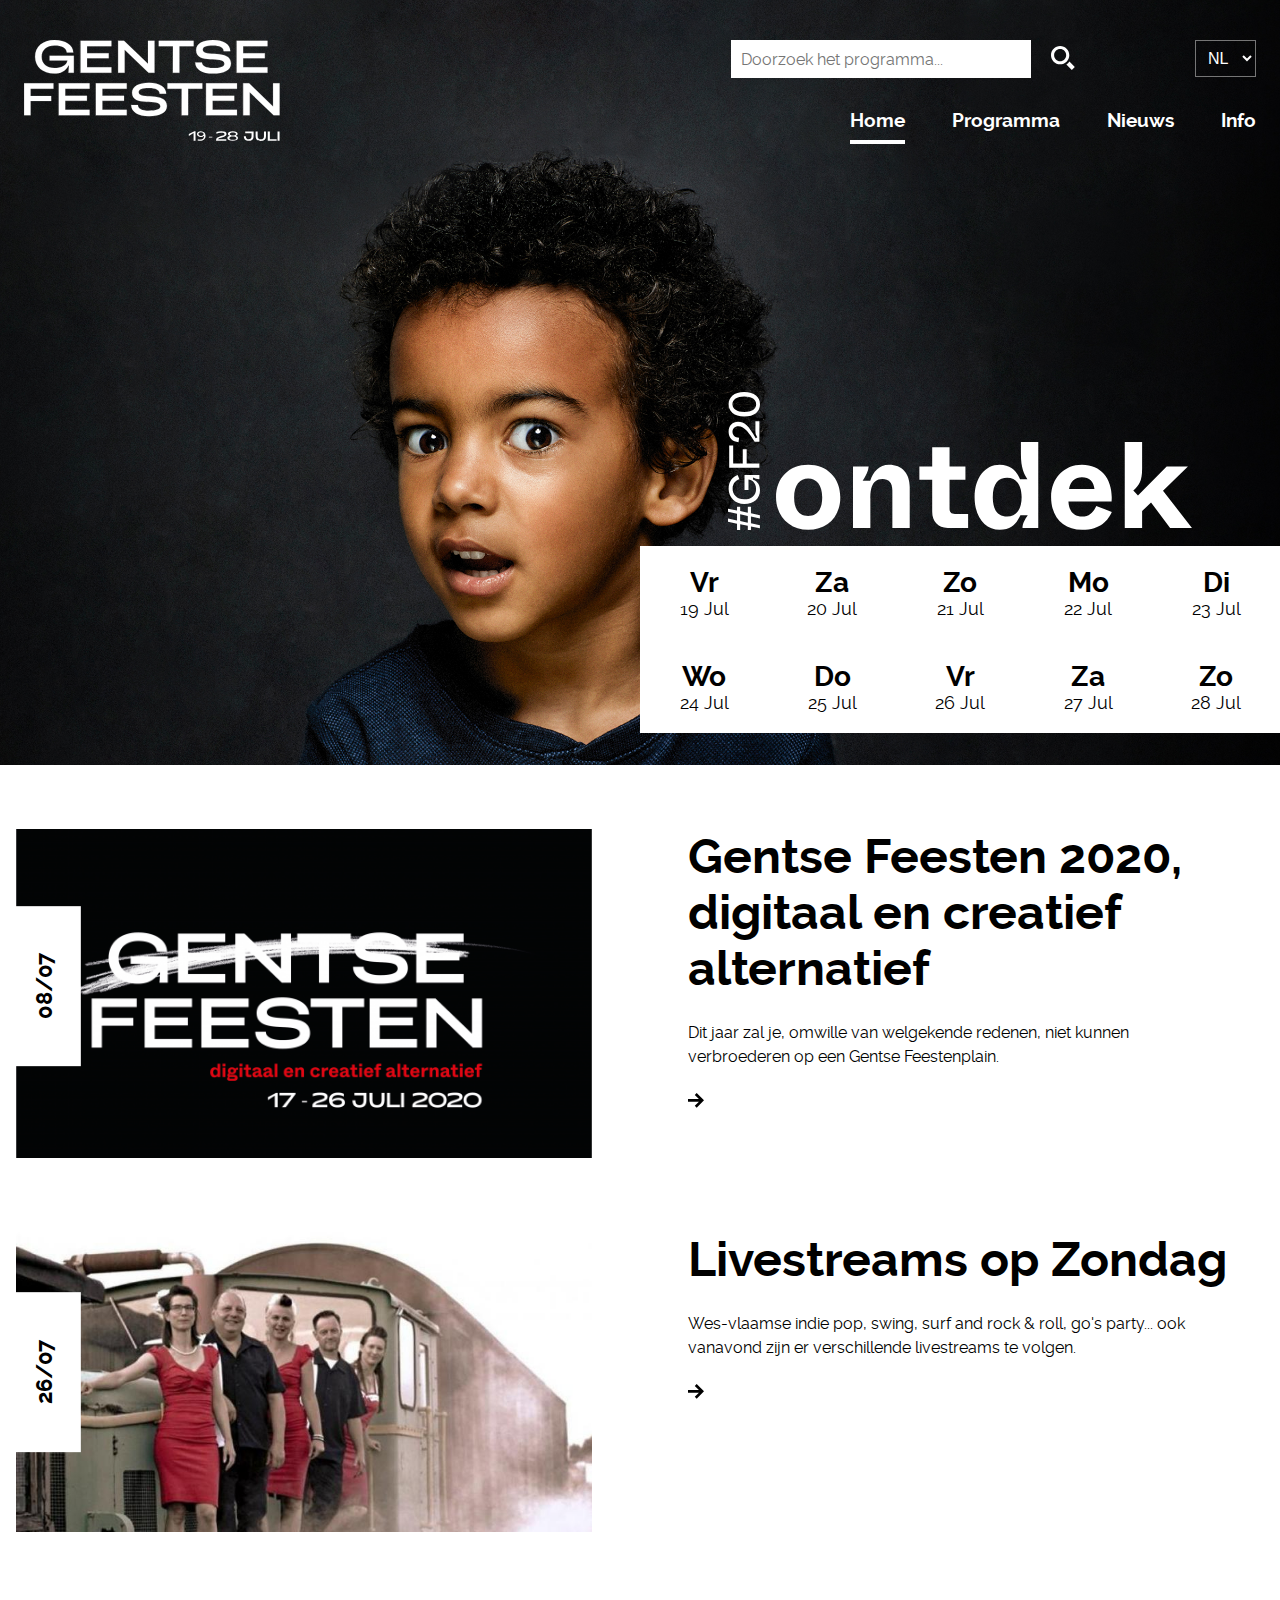
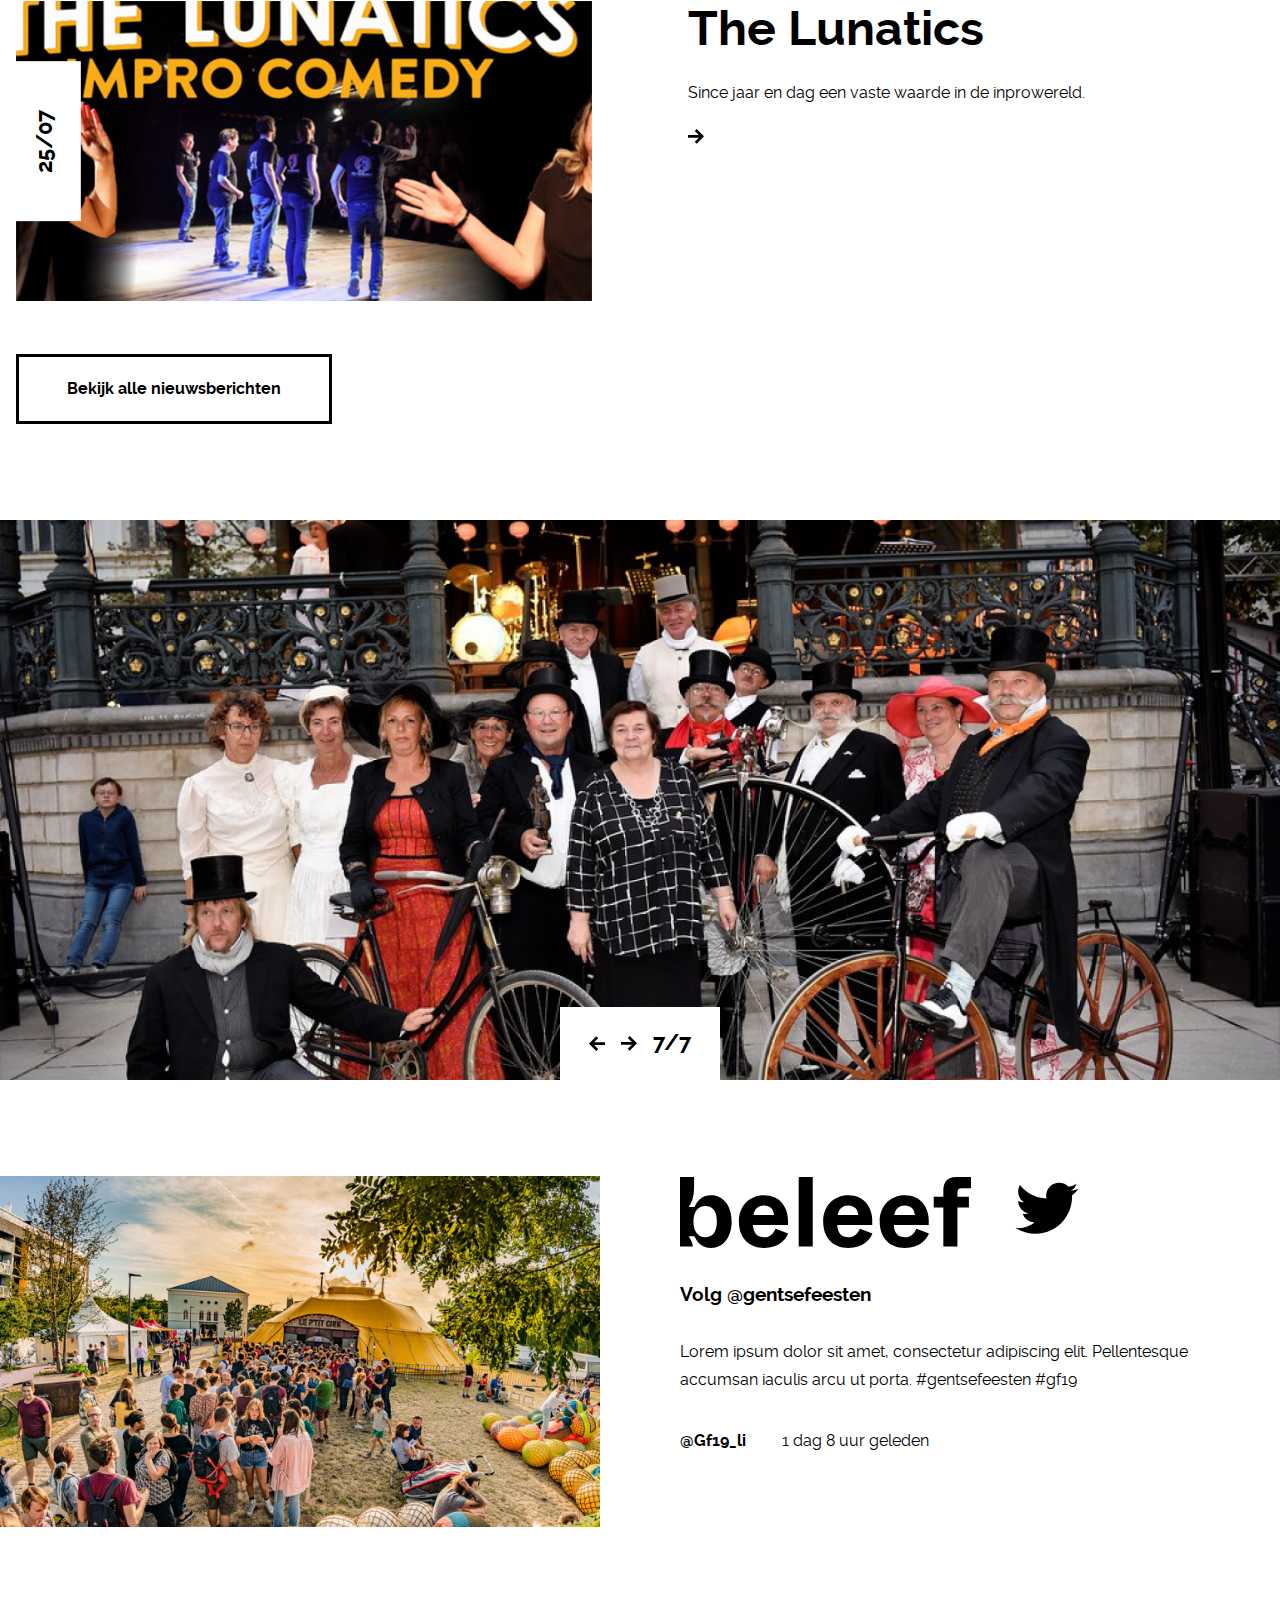
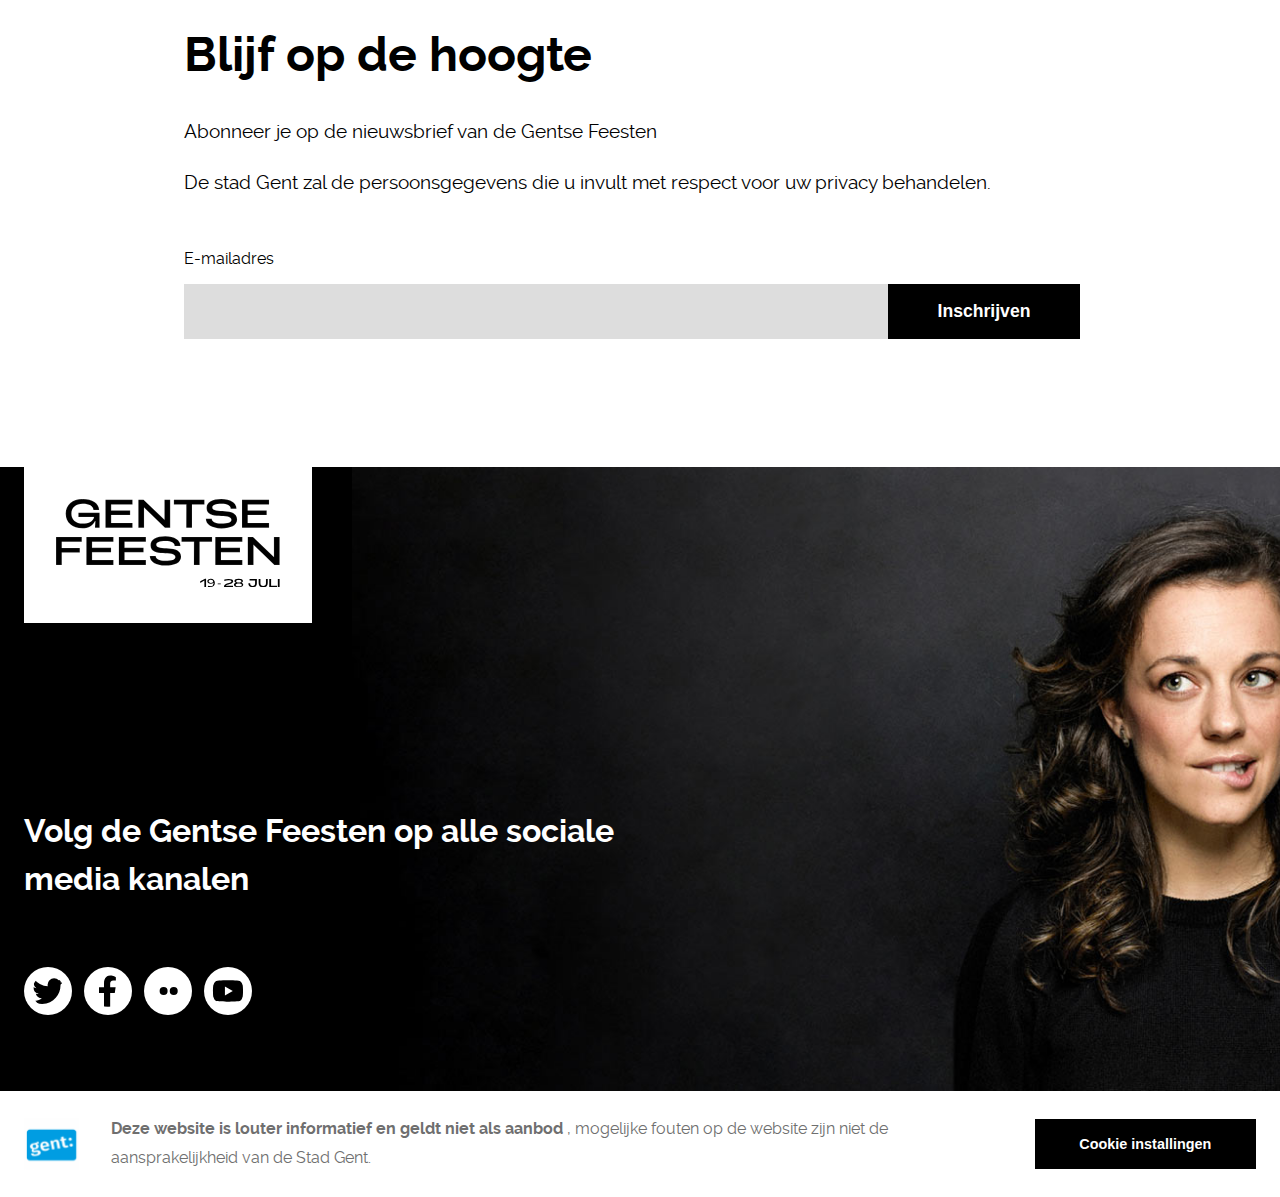
<file: index.html>
<!DOCTYPE html>
<html lang="en">
<head>
	<meta charset="UTF-8">
	<meta name="viewport" content="width=device-width, initial-scale=1.0">
	<title>Gentse feesten | @work | Artevelde hogeschool</title>
	<link rel="stylesheet" href="static/css/main.css">
	<link rel="apple-touch-icon" sizes="57x57" href="static/favicon/apple-icon-57x57.png">
	<link rel="apple-touch-icon" sizes="60x60" href="static/favicon/apple-icon-60x60.png">
	<link rel="apple-touch-icon" sizes="72x72" href="static/favicon/apple-icon-72x72.png">
	<link rel="apple-touch-icon" sizes="76x76" href="static/favicon/apple-icon-76x76.png">
	<link rel="apple-touch-icon" sizes="114x114" href="static/favicon/apple-icon-114x114.png">
	<link rel="apple-touch-icon" sizes="120x120" href="static/favicon/apple-icon-120x120.png">
	<link rel="apple-touch-icon" sizes="144x144" href="static/favicon/apple-icon-144x144.png">
	<link rel="apple-touch-icon" sizes="152x152" href="static/favicon/apple-icon-152x152.png">
	<link rel="apple-touch-icon" sizes="180x180" href="static/favicon/apple-icon-180x180.png">
	<link rel="icon" type="image/png" sizes="192x192"  href="static/favicon/android-icon-192x192.png">
	<link rel="icon" type="image/png" sizes="32x32" href="static/favicon/favicon-32x32.png">
	<link rel="icon" type="image/png" sizes="96x96" href="static/favicon/favicon-96x96.png">
	<link rel="icon" type="image/png" sizes="16x16" href="static/favicon/favicon-16x16.png">
	<link rel="manifest" href="/manifest.json">
	<meta name="msapplication-TileColor" content="#ffffff">
	<meta name="msapplication-TileImage" content="/ms-icon-144x144.png">
	<meta name="theme-color" content="#ffffff">
</head>
<body>
	<div class="wrapper">
	<header class="">
		<div class="header">
			<div class="l-width">
					<div class="header__hero ">
						<div class="top_nav ">
							<div class="logo">
								<a href="index.html"><svg xmlns="http://www.w3.org/2000/svg" viewBox="0 0 414 164"><g fill="#FFF" fill-rule="nonzero"><g stroke="#FFF" stroke-linecap="round" stroke-linejoin="round" stroke-width=".26"><path d="M49.18.13c18 0 30 8.06 30.54 20.11H69.18c-.59-7.1-7.91-11.31-19.82-11.31-12.5 0-20.85 7-20.85 18.26 0 11.26 8.23 18.19 20.67 18.19 11.24 0 19.82-4.59 21.08-12.28H41.41v-7.69h39.12v27.66h-8.58l.74-12h-.67c-4.73 9.69-13.68 13.16-23.07 13.16-18.63 0-31-10.8-31-27.06C17.95 10.91 30.38.13 49.18.13zM91.45 1.31h49.91v8.8h-39.41v11.31H137v8.13h-35.05v14.64h39.41v8.87H91.45zM152.23 1.31h9.54l38.75 37.27V1.31h10.5v51.76h-9.61L162.74 15.8v37.27h-10.5V1.31zM240.81 10.11h-22.92v-8.8h56.42v8.8h-23v42.96h-10.5zM276.97 36.43h10.94c-.07 5.4 6.51 9 17.3 9 12.2 0 18.93-2.22 18.93-7.1 0-14-45.77 2.22-45.77-21.81 0-10.57 11.17-16.34 27.21-16.34 16.86 0 28 7.1 28 17.82h-10.69c0-5.47-6.51-9-17-9-10.72 0-16.86 2.22-16.86 6.66 0 13 45.7-2.07 45.7 22.26 0 10.8-11.46 16.42-29.06 16.42-17.6 0-28.85-7.33-28.7-17.91zM343.88 1.31h49.91v8.8h-39.41v11.31h35.05v8.13h-35.05v14.64h39.41v8.87h-49.91zM.13 70.11H47.6v8.8H10.63v11.68h33.35v8.13H10.63v23.15H.13zM56.18 70.11h49.91v8.8H66.68v11.31h35.05v8.13H66.68v14.64h39.41v8.87H56.18zM116.22 70.11h49.91v8.8h-39.41v11.31h35.05v8.13h-35.05v14.64h39.41v8.87h-49.91zM173.38 105.24h10.94c-.07 5.4 6.51 9 17.3 9 12.2 0 18.93-2.22 18.93-7.1 0-14-45.77 2.22-45.77-21.81 0-10.57 11.17-16.34 27.21-16.34 16.86 0 27.95 7.1 28 17.82H219.3c0-5.47-6.51-9-17-9-10.72 0-16.86 2.22-16.86 6.66 0 13 45.7-2.07 45.7 22.26 0 10.8-11.46 16.42-29.06 16.42-17.6 0-28.85-7.34-28.7-17.91zM254.94 78.91h-22.92v-8.8h56.42v8.8h-23v42.96h-10.5zM294.49 70.11h49.91v8.8h-39.41v11.31h35.05v8.13h-35.05v14.64h39.41v8.87h-49.91zM354.53 70.11h9.54l38.75 37.27V70.11h10.5v51.76h-9.61l-38.68-37.26v37.27h-10.5z"/></g><path d="M274.24 150.48l-7.68 4.75v-3.06l9-4.58h1.82v15.28h-3.1zM293.61 155.06c0 4.76-3.47 7.81-8.77 7.81a11 11 0 01-4.39-.85l.91-1.69a7.42 7.42 0 003.48.67 5.73 5.73 0 006.37-4.89 5.61 5.61 0 000-.71v-.68a6.81 6.81 0 01-5.3 2c-3.65 0-6.21-1.87-6.21-4.59 0-2.72 2.74-4.75 6.4-4.75 4.77.19 7.51 2.93 7.51 7.68zm-3.11-2.89c0-1.36-1.64-2.88-4.38-2.88-2.38 0-4 1.19-4 2.88s1.64 2.89 4.2 2.89c2.56 0 4.18-1.19 4.18-2.89zM304.58 156.42v1.36h-5.67v-1.36zM310.61 161.17c.18-5.6 13.7-5.6 13.7-8.66 0-1.7-1.64-2.37-5.66-2.37a19.14 19.14 0 00-7.5 1.35v-2.54a23.82 23.82 0 018-1.19c5.48 0 8.4 1.19 8.4 4.24 0 5.95-12.24 5.27-13.7 8.33h13.34v2.54h-16.58v-1.7zM346.06 158.46c0 2.71-3.29 4.41-8.59 4.41s-8.59-1.7-8.59-4.41c0-1.7 1.28-2.89 3.84-3.57-2-.68-2.92-1.7-2.92-3.23 0-2.54 3.1-4.07 7.86-4.07s7.85 1.53 7.85 4.07c0 1.53-1.09 2.55-3.1 3.23 2.19.68 3.65 1.87 3.65 3.57zm-2.56.34c0-1.7-2.19-2.72-5.66-2.72s-5.67 1-5.67 2.72c0 1.72 2 2.71 5.67 2.71s5.66-1.02 5.66-2.71zm-10.6-6.8c0 1.53 1.83 2.38 4.94 2.38 3.11 0 4.93-.85 4.93-2.38 0-1.53-2-2.37-4.93-2.37-2.93 0-4.94.85-4.94 2.37zM355.57 155.74h3.29c0 3.57 1.46 4.92 4.57 4.92 3.11 0 4.56-1.52 4.56-4.92v-5.09h-10.23v-2.72h13.52v7.64c0 5.6-3.1 7.47-7.85 7.47s-7.86-1.87-7.86-7.3zM374.57 154.89v-7h3.29v7.68c0 3.4 1.65 5.09 5.12 5.09s5.12-1.69 5.12-5.09v-7.64h3.29v7c0 6.28-3.11 8.32-8.41 8.32-5.3 0-8.41-1.91-8.41-8.36zM394.31 147.93h3.29v12.4h11v2.54h-14.42v-14.94zM410.03 147.93h3.29v14.94h-3.29z"/></g></svg></a>
							</div>
							<div class="top__wrapper">
							<div class="top__bar">
								<form action="#">
									<div class=" top__header">
											<div class="search__bar">
												<input type="text" placeholder="Doorzoek het programma...">
												<button type="submit">
													<svg viewBox="0 0 18 18"  xmlns="http://www.w3.org/2000/svg">
													<path d="M6.85875 13.7175C3.07725 13.7175 0 10.641 0 6.85875C0 3.0765 3.07725 0 6.85875 0C10.6403 0 13.7175 3.07725 13.7175 6.85875C13.7175 10.6403 10.641 13.7175 6.85875 13.7175ZM6.85875 2.34225C4.368 2.34225 2.34225 4.36875 2.34225 6.85875C2.34225 9.34875 4.36875 11.3752 6.85875 11.3752C9.34875 11.3752 11.376 9.34875 11.376 6.85875C11.376 4.36875 9.3495 2.34225 6.85875 2.34225ZM13.806 11.6745C13.1933 12.5565 12.417 13.3155 11.5215 13.9103L15.6105 18L17.871 15.7402L13.806 11.6745Z" />
													</svg>
												</button>
											</div>	
									</div>
									<div class="language__selector">
										<select class="language-choice">
											<option value="nl" selected="selected">NL</option>
											<option value="en">EN</option>
											<option value="fr">FR</option>
										</select>
									</div>
								</form>	
							</div>
							
							<div class="navigation">
								<ul class="navigation__main navigation__main--side">
									<li> <a class="active__menu" href="index.html"> Home</a></li>
									<li> <a href="dag.html?day=19">Programma</a></li>
									<li> <a href="">Nieuws</a></li>
									<li> <a href="">Info</a></li>
								</ul>
								<div class="hamburger">
									<button>
										<div class=" line burger__line1"></div>
										<div class="line burger__line2"></div>
										<div class="line burger__line3"></div>
									</button>
								</div>
							</div>
						</div>
						</div>
						<div class="navigation__side">
							<button class="btn__closing--menu">X</button>
							<ul class="navigation__links navigation__main--side">
								<li> <a href="#"> Home</a></li>
								<li class="program__side"> <a href="#">Programma<span>
									<svg xmlns="http://www.w3.org/2000/svg" viewBox="0 0 612 612"><path d="M604.501 134.782c-9.999-10.05-26.222-10.05-36.221 0L306.014 422.558 43.721 134.782c-9.999-10.05-26.223-10.05-36.222 0s-9.999 26.35 0 36.399l279.103 306.241c5.331 5.357 12.422 7.652 19.386 7.296 6.988.356 14.055-1.939 19.386-7.296l279.128-306.268c9.998-10.048 9.998-26.322-.001-36.372z"/></svg></span></a>
									<ul class="program__side--dates">
										<li class=" perform_day day-19"><a href="dag.html?day=19"><span>Vridag</span><span>19 juli</span></a></li>
										<li class=" perform_day day-20"><a href="dag.html?day=20"><span>Zaterdag</span><span>20 juli</span></a></li>
										<li class=" perform_day day-21"><a href="dag.html?day=21"><span>Zondag</span><span>21 juli</span></a></li>
										<li class=" perform_day day-22"><a href="dag.html?day=22"><span>Maandag</span><span>22 juli</span></a></li>
										<li class=" perform_day day-23"><a href="dag.html?day=23"><span>Dinsdag</span><span>23 juli</span></a></li>	
										<li class=" perform_day day-24"><a href="dag.html?day=24"><span>Woensdag</span><span>24 juli</span></a></li>
										<li class=" perform_day day-25"><a href="dag.html?day=25"><span>Donderdag</span><span>25 juli</span></a></li>
										<li class=" perform_day day-26"><a href="dag.html?day=26"><span>Vrijdag</span><span>26 juli</span></a></li>
										<li class=" perform_day day-27"><a href="dag.html?day=27"><span>Zaterdag</span><span>27 juli</span></a></li>
										<li class=" perform_day day-28"><a href="dag.html?day=28"><span>Zondag</span><span>28 juli</span></a></li>
									</ul>
								</li>
								<li> <a href="#">Nieuws</a></li>
								<li> <a href="#">Info</a></li>
							</ul>
						</div>
					</div>
			</div>	
		</div>
		<div class="header__bottom--padding l-width--second">
			<div class="header__bottom">
				<div class="header__bottom--info">
						<svg class="svg_mobile"  viewBox="0 0 62 14" fill="none" xmlns="http://www.w3.org/2000/svg"><path d="M0.785869 13.9652L1.61924 10.041H0L0 8.6687H1.90633L2.61578 5.32435H0L0 3.95205H2.90286L3.73623 0L5.17372 0L4.34035 3.95205H7.35784L8.19121 0L9.638 0L8.80462 3.95205H10.4621V5.32435H8.51754L7.79879 8.6687H10.4621V10.041H7.51068L6.6773 13.9652H5.24085L6.06493 10.041H3.0557L2.22233 13.9652H0.785869ZM3.34382 8.6687H6.35201L7.07076 5.32435H4.05223L3.34382 8.6687Z" fill="black"/><path d="M11.7117 7.1316C11.7117 3.07528 14.8314 0.26416 18.5986 0.26416C22.0911 0.26416 24.0728 2.22629 24.7792 4.22614L22.7779 4.99967C22.1108 3.26395 20.8746 2.01875 18.5594 2.01875C16.146 2.01875 13.8111 3.75448 13.8111 7.11273C13.8111 10.3955 15.734 12.2822 18.4809 12.2822C21.1297 12.2822 22.6013 10.5464 22.719 8.96166H17.9707V7.22593H24.74V13.7349H22.8367C22.8367 12.7161 23.2291 11.6596 23.6019 10.9238H22.6798C22.307 11.9048 21.1297 13.999 17.9119 13.999C14.282 14 11.7117 11.3577 11.7117 7.1316Z" fill="black"/><path d="M27.9775 0.52832H37.9646V2.26405H29.9396V6.45243H36.2576V8.16929H29.9396V13.7349H27.9775V0.52832Z" fill="black"/><path d="M39.6126 11.6596C43.4387 9.39559 46.5977 7.20706 46.5977 4.56574C46.5977 2.84888 45.4793 1.96215 44.1058 1.96215C42.6146 1.96215 41.4766 2.99981 41.4766 4.86761L39.4949 4.60347C39.5145 2.09422 41.2608 0.26416 44.1254 0.26416C46.9704 0.26416 48.6578 1.99989 48.6578 4.35821C48.6578 5.7732 48.1477 6.98066 47.2255 8.03719C46.0483 9.33899 43.9488 10.6596 41.2215 12.1312L41.712 12.8482C42.4184 12.3765 43.1836 11.9992 44.6356 11.9992H48.8148V13.7349H39.6126V11.6596Z" fill="black"/><path d="M51.0125 7.09386C51.0125 2.56588 53.5043 0.26416 56.5259 0.26416C59.5279 0.26416 62.0002 2.56588 62.0002 7.09386C62.0002 11.603 59.783 13.999 56.5259 13.999C53.2492 14 51.0125 11.603 51.0125 7.09386ZM59.94 7.09386C59.94 3.92428 58.5861 1.94329 56.5259 1.94329C54.4265 1.94329 53.0726 3.92428 53.0726 7.09386C53.0726 10.4899 54.3872 12.3199 56.5259 12.3199C58.6254 12.3209 59.94 10.5087 59.94 7.09386Z" fill="black"/>
						</svg>
						<svg  class="svg_desktop hash__desktop" width="5rem" viewBox="0 0 19 82" fill="#fff" xmlns="http://www.w3.org/2000/svg"><g clip-path="url(#clip0)"><path d="M18.9528 80.9606L13.6271 79.8584V82H11.7647V79.4787L7.2259 78.5404V82H5.3635V78.1607L0 77.0585L0 75.1573L5.3635 76.2595L5.3635 72.2687L0 71.1665L0 69.253L5.3635 70.3552V68.1631H7.2259V70.7349L11.7647 71.6855V68.1631H13.6271V72.0665L18.9528 73.1687V75.0686L13.6271 73.9786V77.9586L18.9528 79.0608V80.9606ZM11.7647 77.5775V73.599L7.2259 72.6484L7.2259 76.6406L11.7647 77.5775Z" fill="#fff"/><path d="M9.67854 66.5103C4.17354 66.5103 0.358444 62.3842 0.358444 57.4017C0.358444 52.7826 3.02133 50.1616 5.73542 49.2274L6.78521 51.8743C4.42958 52.7566 2.73968 54.3915 2.73968 57.4536C2.73968 60.6455 5.0953 63.7336 9.65293 63.7336C14.1081 63.7336 16.6686 61.1905 16.6686 57.5574C16.6686 54.0541 14.313 52.1079 12.1622 51.9522L12.1622 58.2321H9.80656L9.80656 49.2793H18.6402V51.7965C17.2575 51.7965 15.8237 51.2775 14.8251 50.7844V52.0041C16.1565 52.4971 18.9986 54.0541 18.9986 58.31C19 63.1108 15.414 66.5103 9.67854 66.5103Z" fill="white"/><path d="M0.716934 44.9976L0.716934 31.7889H3.07256L3.07256 42.4025H8.75679V34.0466H11.0868V42.4025H18.6402V44.9976H0.716934Z" fill="white"/><path d="M15.8237 29.6092C12.7511 24.5489 9.78096 20.3709 6.1963 20.3709C3.86628 20.3709 2.66286 21.8501 2.66286 23.6666C2.66286 25.6388 4.07112 27.1439 6.60598 27.1439L6.24751 29.7649C2.8421 29.7389 0.358444 27.4294 0.358444 23.6406C0.358444 19.8778 2.71407 17.6461 5.91465 17.6461C7.835 17.6461 9.4737 18.3208 10.9076 19.5405C12.6743 21.0975 14.4666 23.8742 16.4638 27.4813L17.4367 26.8325C16.7966 25.8983 16.2845 24.8862 16.2845 22.9659V17.4385H18.6402V29.6092H15.8237Z" fill="white"/><path d="M9.62733 14.5322C3.48221 14.5322 0.358444 11.2365 0.358444 7.24021C0.358444 3.26982 3.48221 8.4877e-05 9.62733 8.4877e-05C15.7468 8.4877e-05 18.9986 2.93246 18.9986 7.24021C19 11.5739 15.7468 14.5322 9.62733 14.5322ZM9.62733 2.72486C5.32575 2.72486 2.63726 4.51543 2.63726 7.24021C2.63726 10.0169 5.32575 11.8075 9.62733 11.8075C14.2362 11.8075 16.7198 10.0688 16.7198 7.24021C16.7212 4.46353 14.2618 2.72486 9.62733 2.72486Z" fill="white"/></g><defs><clipPath id="clip0"><rect width="82" height="19" fill="white" transform="translate(0 82) rotate(-90)"/></clipPath></defs>
						</svg>	
					
					<div class="hash__tag--info">
						<svg class="svg_mobile"  viewBox="0 0 257 54" fill="#000" xmlns="http://www.w3.org/2000/svg"><path d="M0 33.9384C0 21.8714 8.30514 13.9524 19.8568 13.9524C31.4085 13.9524 39.7137 21.8714 39.7137 33.9384C39.7137 46.2317 31.4085 53.9999 19.8568 53.9999C8.30514 53.9999 0 45.5529 0 33.9384ZM28.5395 34.0893C28.5395 26.3211 24.9909 22.3993 19.8568 22.3993C14.7227 22.3993 11.1742 26.3211 11.1742 34.0893C11.1742 41.8574 14.7227 45.4775 19.8568 45.4775C24.9909 45.4775 28.5395 41.8574 28.5395 34.0893Z" /><path d="M47.5659 15.0837H57.2301C57.1546 17.5725 55.5691 20.8155 53.5305 23.7569H58.2116C59.9481 18.4021 63.7232 13.9524 69.7633 13.9524C78.0684 13.9524 82.5985 19.458 82.5985 27.8295V52.7932H71.8773V29.8658C71.8773 24.8881 69.5368 22.7764 65.8372 22.7764C58.3626 22.7764 58.2871 30.9217 58.2871 34.9189V52.7932H47.5659V15.0837Z" fill="black"/><path d="M96.4906 42.9133V23.229H88.563V15.0837H96.4906V3.24292H107.212V15.0837H117.027V23.229H107.212V40.9524C107.212 43.215 108.193 44.2709 110.534 44.2709H118.688V52.7932H106.079C99.9637 52.7932 96.4906 48.796 96.4906 42.9133Z" fill="black"/><path d="M122.689 33.9385C122.689 22.0223 129.032 13.9525 138.243 13.9525C146.019 13.9525 149.115 19.0056 150.776 22.852H155.306C153.418 19.9106 151.304 16.3659 151.304 7.39106V0H162.026V52.7933H152.286C152.286 50.1536 154.022 47.2877 155.532 45.1006H151.002C149.115 48.8715 146.246 54 138.243 54C129.032 54 122.689 45.8547 122.689 33.9385ZM151.751 33.9385C151.751 25.9441 148.127 22.0223 142.766 22.0223C137.783 22.0223 133.933 25.1145 133.933 33.9385C133.933 42.7626 137.783 45.8547 142.766 45.8547C148.052 45.8547 151.751 41.933 151.751 33.9385Z" fill="black"/><path d="M169.954 33.863C169.954 22.0222 178.108 13.9524 189.055 13.9524C201.74 13.9524 208.384 23.9077 207.327 36.5027H180.675C180.977 43.1395 184.525 45.8546 189.131 45.8546C193.963 45.8546 196.304 42.8379 197.889 39.2932L207.478 42.9887C205.364 47.8155 200.607 53.9999 189.131 53.9999C177.504 53.9999 169.954 46.2317 169.954 33.863ZM196.75 28.9608C196.297 24.2848 193.579 21.6451 189.049 21.6451C184.746 21.6451 181.801 24.2094 181.046 28.9608H196.75Z" fill="black"/><path d="M231.707 37.1816L226.195 42.4609V52.7933H215.474V0H226.195V16.6676C226.195 24.2095 224.157 27 220.759 29.7905L223.628 32.8827L241.371 15.0838H254.508L239.106 30.0168L257 52.7933H243.485L231.707 37.1816Z" fill="black"/>
						</svg>
						<svg class="svg_desktop"  width="26rem" fill="none" xmlns="http://www.w3.org/2000/svg" viewBox="0 0 393 83"><path d="M0 52.165c0-18.548 12.7-30.72 30.365-30.72 17.664 0 30.365 12.172 30.365 30.72C60.73 71.06 48.03 83 30.365 83S0 70.017 0 52.165zm43.642.232c0-11.94-5.426-17.968-13.277-17.968-7.851 0-13.278 6.028-13.278 17.968 0 11.94 5.427 17.504 13.278 17.504 7.85 0 13.277-5.564 13.277-17.504zM72.737 23.184h14.778c-.115 3.826-2.54 8.81-5.657 13.331h7.158c2.655-8.23 8.428-15.07 17.665-15.07 12.7 0 19.627 8.463 19.627 21.33v38.37h-16.395v-35.24c0-7.65-3.579-10.897-9.236-10.897-11.43 0-11.546 12.52-11.546 18.664v27.473H72.738v-57.96zM147.552 65.96V35.704h-12.123v-12.52h12.123v-18.2h16.394v18.2h15.01v12.52h-15.01v27.242c0 3.477 1.501 5.1 5.08 5.1h12.47v13.1h-19.281c-9.352 0-14.663-6.145-14.663-15.186zM187.615 52.165c0-18.316 9.698-30.72 23.784-30.72 11.891 0 16.625 7.767 19.165 13.68h6.927c-2.886-4.522-6.119-9.97-6.119-23.765V0h16.395v81.145h-14.894c0-4.057 2.656-8.462 4.965-11.824h-6.928C228.024 75.117 223.637 83 211.399 83c-14.086 0-23.784-12.52-23.784-30.835zm44.44 0c0-12.288-5.541-18.316-13.739-18.316-7.62 0-13.508 4.753-13.508 18.316 0 13.563 5.888 18.315 13.508 18.315 8.082 0 13.739-6.028 13.739-18.315zM259.89 52.049c0-18.2 12.469-30.603 29.21-30.603 19.396 0 29.556 15.301 27.94 34.66h-40.756c.462 10.201 5.889 14.375 12.931 14.375 7.39 0 10.969-4.637 13.393-10.086l14.663 5.68C314.038 73.496 306.765 83 289.215 83c-17.78 0-29.325-11.94-29.325-30.951zm40.977-7.535c-.693-7.187-4.849-11.244-11.777-11.244-6.581 0-11.083 3.94-12.238 11.244h24.015zM354.322 57.15l-8.428 8.114v15.881H329.5V0h16.394v25.619c0 11.592-3.117 15.881-8.313 20.17l4.388 4.753 27.132-27.358h20.089l-23.553 22.953L393 81.145h-20.666L354.322 57.15z" fill="#fff"/></svg>
					</div>
				</div>
				<div class="header__bottom--dates">
					<ul class="left__dates">
					
						<li class ="perform_day day-19" data-att="19"><a data-att="19" href="dag.html?day=19"><span>Vr</span><span>19 Jul</span></a></li>
						<li class=" perform_day day-20" data-att="20"><a data-att="20" href="dag.html?day=20"><span>Za</span><span>20 Jul</span></a></li>
						<li class=" perform_day day-21" data-att="21"><a data-att="21" href="dag.html?day=21"><span>Zo</span><span>21 Jul</span></a></li>
						<li class=" perform_day day-22" data-att="22"><a data-att="22" href="dag.html?day=22"><span>Mo</span><span>22 Jul</span></a></li>
						<li class=" perform_day day-23" data-att="23"><a data-att="23" href="dag.html?day=23"><span>Di</span><span>23 Jul</span></a></li>	
						<li class=" perform_day day-24" data-att="24"><a data-att="24" href="dag.html?day=24"><span>Wo</span><span>24 Jul</span></a></li>
						<li class=" perform_day day-25" data-att="25"><a data-att="25" href="dag.html?day=25"><span>Do</span><span>25 Jul</span></a></li>
						<li class=" perform_day day-26" data-att="26"><a data-att="26" href="dag.html?day=26"><span>Vr</span><span>26 Jul</span></a></li>
						<li class=" perform_day day-27" data-att="27"><a data-att="27" href="dag.html?day=27"><span>Za</span><span>27 Jul</span></a></li>
						<li class=" perform_day day-28" data-att="28"><a data-att="28" href="dag.html?day=28"><span>Zo</span><span>28 Jul</span></a></li>
					</ul>	
				</div>
		</div>
	</div>
</header>
<main>
	<div class="main l-width--second ">
		<div class="main__first">
		<section class="main__events" >
			<!-- <article class="artist__list"> -->
				<ul class="card artist__list">

				</ul>
			<!-- </article> -->
		</section>
		<section class="  main__news" >
		
			<a href="#">
				<article class="main__news--first">
					<div class="news__img__date">
						<div class="main__news--image">
							<img src="static/media/gentse__2020.png" alt="">
						</div>
						<div class="main__news--date">
							<p>08/07</p>
						</div>
					</div>
						<div class="main__news--text">
							<h2>Gentse Feesten 2020, digitaal en creatief alternatief</h2>
							<p>Dit jaar zal je, omwille van welgekende redenen, niet kunnen verbroederen op een Gentse Feestenplain.</p>	
							<svg width="16" height="15" xmlns="http://www.w3.org/2000/svg"><path d="M8.683 0L6.785 1.885l4.118 4.118H0v2.661h10.903l-4.118 4.117 1.898 1.886L16 7.333z" fill="#000" fill-rule="nonzero"/></svg>
						</div>
					
				</article>
			</a>
			<a href="#">
				<article class="main__news--first">
					<div class="news__img__date">
						<div class="main__news--image">
							<img src="static/media/indie_pop.jpg" alt="">
						</div>
						<div class="main__news--date">
							<p>26/07</p>
						</div>
					</div>
						<div class="main__news--text">
							<h2>Livestreams op Zondag</h2>
							<p>Wes-vlaamse indie pop, swing, surf and rock & roll, go's party... ook vanavond zijn er verschillende livestreams te volgen. </p>	
							<svg width="16" height="15" xmlns="http://www.w3.org/2000/svg"><path d="M8.683 0L6.785 1.885l4.118 4.118H0v2.661h10.903l-4.118 4.117 1.898 1.886L16 7.333z" fill="#000" fill-rule="nonzero"/></svg>
						</div>
					
				</article>
			</a>
			<a href="#">
				<article class="main__news--first">
					<div class="news__img__date">
						<div class="main__news--image">
							<img src="static/media/the_lunatics_.jpg" alt="">
						</div>
						<div class="main__news--date">
							<p>25/07</p>
						</div>
					</div>
						<div class="main__news--text">
							<h2>The Lunatics</h2>
							<p>Since jaar en dag een vaste waarde in de inprowereld.</p>	
							<svg width="16" height="15" xmlns="http://www.w3.org/2000/svg"><path d="M8.683 0L6.785 1.885l4.118 4.118H0v2.661h10.903l-4.118 4.117 1.898 1.886L16 7.333z" fill="#000" fill-rule="nonzero"/></svg>
						</div>
					
				</article>
			</a>
			<div class="button__main--news">
				<a class="button__main--bnth" ref="#">Bekijk alle nieuwsberichten</a>
			</div>
		</section>
	</div>
	<section class="static__slider">
		<!-- <img src="static/media/mid__section.jpg" alt=""> -->
		<div class="fake-padding">

		</div>
		<div class="main__slider--date">
			<span class=" main__slider--arrow arrow__left"><svg width="16" height="15" xmlns="http://www.w3.org/2000/svg"><path d="M8.683 0L6.785 1.885l4.118 4.118H0v2.661h10.903l-4.118 4.117 1.898 1.886L16 7.333z" fill="#000" fill-rule="nonzero"/></svg></span><span class="main__slider--arrow arrow__right"><svg width="16" height="15" xmlns="http://www.w3.org/2000/svg"><path d="M8.683 0L6.785 1.885l4.118 4.118H0v2.661h10.903l-4.118 4.117 1.898 1.886L16 7.333z" fill="#000" fill-rule="nonzero"/></svg></span><p> 7/7</p>
		</div>
	</section>
	<section class="twitter__section ">
		<article class="twitter__article">
			<div class="twitter__image">
				<img src="static/media/twitter__img.jpg" alt="">
			</div>
			<div class="twitter__info">
				<div>
					<svg width="291" height="71" viewBox="0 0 291 71" fill="none" xmlns="http://www.w3.org/2000/svg"><path d="M14.4756 59.2906H8.52675C10.5097 62.1659 12.7901 65.9336 12.7901 69.4037H0V0H14.079V9.71652C14.079 21.5152 11.1046 26.1751 8.6259 30.0419H14.5748C16.756 24.9853 21.0194 18.3424 31.2317 18.3424C43.3278 18.3424 51.6562 28.9513 51.6562 44.6167C51.6562 60.2821 43.3278 70.9901 31.2317 70.9901C20.722 70.9901 16.9543 64.248 14.4756 59.2906ZM36.8831 44.6167C36.8831 33.0164 31.8266 28.9513 25.2828 28.9513C18.2433 28.9513 13.4842 34.107 13.4842 44.6167C13.4842 55.1264 18.3424 60.2821 25.2828 60.2821C31.8266 60.2821 36.8831 56.217 36.8831 44.6167Z" fill="black"/><path d="M58.8945 44.5189C58.8945 28.9526 69.6025 18.3438 83.979 18.3438C100.636 18.3438 109.361 31.4313 107.973 47.9891H72.9736C73.3702 56.7141 78.0301 60.2834 84.0782 60.2834C90.4237 60.2834 93.4973 56.3175 95.5794 51.6575L108.171 56.5158C105.395 62.8613 99.1487 70.9915 84.0782 70.9915C68.8094 70.9915 58.8945 60.7792 58.8945 44.5189ZM94.0921 38.0742C93.4973 31.9271 89.9279 28.4569 83.979 28.4569C78.3276 28.4569 74.4608 31.8279 73.4693 38.0742H94.0921Z" fill="black"/><path d="M118.68 0H132.759V69.4038H118.68V0Z" fill="black"/><path d="M143.17 44.5189C143.17 28.9526 153.878 18.3438 168.254 18.3438C184.911 18.3438 193.636 31.4313 192.248 47.9891H157.249C157.646 56.7141 162.306 60.2834 168.354 60.2834C174.699 60.2834 177.773 56.3175 179.855 51.6575L192.447 56.5158C189.67 62.8613 183.424 70.9915 168.354 70.9915C153.085 70.9915 143.17 60.7792 143.17 44.5189ZM178.368 38.0742C177.773 31.9271 174.203 28.4569 168.254 28.4569C162.603 28.4569 158.736 31.8279 157.745 38.0742H178.368Z" fill="black"/><path d="M199.685 44.5189C199.685 28.9526 210.393 18.3438 224.769 18.3438C241.426 18.3438 250.151 31.4313 248.763 47.9891H213.764C214.16 56.7141 218.82 60.2834 224.868 60.2834C231.214 60.2834 234.287 56.3175 236.369 51.6575L248.961 56.5158C246.185 62.8613 239.939 70.9915 224.868 70.9915C209.599 70.9915 199.685 60.7792 199.685 44.5189ZM234.882 38.0742C234.287 31.9271 230.718 28.4569 224.769 28.4569C219.118 28.4569 215.251 31.8279 214.259 38.0742H234.882Z" fill="black"/><path d="M263.338 30.5376H253.72V19.8296H263.338V12.9884C263.338 5.25486 267.7 0 275.731 0H291V11.2037H281.779C278.706 11.2037 277.417 12.5918 277.417 15.5663V19.8296H288.918V30.5376H277.417V69.4038H263.338V30.5376Z" fill="black"/></svg>	
					
					<svg  class="twitter__bird" xmlns="http://www.w3.org/2000/svg" viewBox="0 0 24 24"><path d="M21.37 7.277c.014.21.014.419.014.628 0 6.391-4.864 13.755-13.755 13.755-2.739 0-5.283-.793-7.424-2.17.39.045.764.06 1.168.06 2.26 0 4.34-.763 6.002-2.066a4.843 4.843 0 01-4.52-3.352c.299.045.598.074.913.074.434 0 .868-.06 1.272-.164a4.835 4.835 0 01-3.877-4.745v-.06c.644.36 1.392.584 2.185.614a4.831 4.831 0 01-2.155-4.026c0-.898.24-1.721.659-2.44a13.742 13.742 0 009.968 5.059 5.46 5.46 0 01-.12-1.108 4.832 4.832 0 014.835-4.834c1.392 0 2.649.584 3.532 1.527a9.518 9.518 0 003.068-1.168 4.821 4.821 0 01-2.125 2.664 9.692 9.692 0 002.784-.748 10.391 10.391 0 01-2.425 2.5z"/></svg>
				</div>
				<div class="follower__msg">
					<h3>Volg @gentsefeesten</h3>
					<p class="follower__msg--first">Lorem ipsum dolor sit amet, consectetur adipiscing elit. Pellentesque accumsan iaculis arcu ut porta. 
						#gentsefeesten #gf19</p>
					<p class="follower__msg--second"><span >@Gf19_li</span> <span>1 dag 8 uur geleden</span></p>	
				</div>
			</div>
		</article>
	</section>
</div>
</main>
<footer>
	<section class="footer__newsletter">
		<article class=" newsletter l-width">
			<div class="newsletter__info">
				<h2>Blijf op de hoogte</h2>
				<p>Abonneer je op de nieuwsbrief van de Gentse Feesten</p>
				<p>De stad Gent zal de persoonsgegevens die u invult met respect voor uw <span>privacy</span> behandelen.</p>
			</div>
			<div class="newsletter__form">
				<form action="">
					<label for="email">E-mailadres</label>
					<span class="newsletter__btn">
						<input id="email" type="text" placeholder="">
						<button type="submit">
							Inschrijven
						</button>
					</span>
				</form>
			</div>
		</article>
	</section>
	<section>
	<article class="footer__top">	
		<div class=" l-width invisible__margin">
			<div class="logo logo__bottom">
				<a href="index.html"><svg xmlns="http://www.w3.org/2000/svg" viewBox="0 0 414 164"><g fill="#000" fill-rule="nonzero"><g stroke="#FFF" stroke-linecap="round" stroke-linejoin="round" stroke-width=".26"><path d="M49.18.13c18 0 30 8.06 30.54 20.11H69.18c-.59-7.1-7.91-11.31-19.82-11.31-12.5 0-20.85 7-20.85 18.26 0 11.26 8.23 18.19 20.67 18.19 11.24 0 19.82-4.59 21.08-12.28H41.41v-7.69h39.12v27.66h-8.58l.74-12h-.67c-4.73 9.69-13.68 13.16-23.07 13.16-18.63 0-31-10.8-31-27.06C17.95 10.91 30.38.13 49.18.13zM91.45 1.31h49.91v8.8h-39.41v11.31H137v8.13h-35.05v14.64h39.41v8.87H91.45zM152.23 1.31h9.54l38.75 37.27V1.31h10.5v51.76h-9.61L162.74 15.8v37.27h-10.5V1.31zM240.81 10.11h-22.92v-8.8h56.42v8.8h-23v42.96h-10.5zM276.97 36.43h10.94c-.07 5.4 6.51 9 17.3 9 12.2 0 18.93-2.22 18.93-7.1 0-14-45.77 2.22-45.77-21.81 0-10.57 11.17-16.34 27.21-16.34 16.86 0 28 7.1 28 17.82h-10.69c0-5.47-6.51-9-17-9-10.72 0-16.86 2.22-16.86 6.66 0 13 45.7-2.07 45.7 22.26 0 10.8-11.46 16.42-29.06 16.42-17.6 0-28.85-7.33-28.7-17.91zM343.88 1.31h49.91v8.8h-39.41v11.31h35.05v8.13h-35.05v14.64h39.41v8.87h-49.91zM.13 70.11H47.6v8.8H10.63v11.68h33.35v8.13H10.63v23.15H.13zM56.18 70.11h49.91v8.8H66.68v11.31h35.05v8.13H66.68v14.64h39.41v8.87H56.18zM116.22 70.11h49.91v8.8h-39.41v11.31h35.05v8.13h-35.05v14.64h39.41v8.87h-49.91zM173.38 105.24h10.94c-.07 5.4 6.51 9 17.3 9 12.2 0 18.93-2.22 18.93-7.1 0-14-45.77 2.22-45.77-21.81 0-10.57 11.17-16.34 27.21-16.34 16.86 0 27.95 7.1 28 17.82H219.3c0-5.47-6.51-9-17-9-10.72 0-16.86 2.22-16.86 6.66 0 13 45.7-2.07 45.7 22.26 0 10.8-11.46 16.42-29.06 16.42-17.6 0-28.85-7.34-28.7-17.91zM254.94 78.91h-22.92v-8.8h56.42v8.8h-23v42.96h-10.5zM294.49 70.11h49.91v8.8h-39.41v11.31h35.05v8.13h-35.05v14.64h39.41v8.87h-49.91zM354.53 70.11h9.54l38.75 37.27V70.11h10.5v51.76h-9.61l-38.68-37.26v37.27h-10.5z"/></g><path d="M274.24 150.48l-7.68 4.75v-3.06l9-4.58h1.82v15.28h-3.1zM293.61 155.06c0 4.76-3.47 7.81-8.77 7.81a11 11 0 01-4.39-.85l.91-1.69a7.42 7.42 0 003.48.67 5.73 5.73 0 006.37-4.89 5.61 5.61 0 000-.71v-.68a6.81 6.81 0 01-5.3 2c-3.65 0-6.21-1.87-6.21-4.59 0-2.72 2.74-4.75 6.4-4.75 4.77.19 7.51 2.93 7.51 7.68zm-3.11-2.89c0-1.36-1.64-2.88-4.38-2.88-2.38 0-4 1.19-4 2.88s1.64 2.89 4.2 2.89c2.56 0 4.18-1.19 4.18-2.89zM304.58 156.42v1.36h-5.67v-1.36zM310.61 161.17c.18-5.6 13.7-5.6 13.7-8.66 0-1.7-1.64-2.37-5.66-2.37a19.14 19.14 0 00-7.5 1.35v-2.54a23.82 23.82 0 018-1.19c5.48 0 8.4 1.19 8.4 4.24 0 5.95-12.24 5.27-13.7 8.33h13.34v2.54h-16.58v-1.7zM346.06 158.46c0 2.71-3.29 4.41-8.59 4.41s-8.59-1.7-8.59-4.41c0-1.7 1.28-2.89 3.84-3.57-2-.68-2.92-1.7-2.92-3.23 0-2.54 3.1-4.07 7.86-4.07s7.85 1.53 7.85 4.07c0 1.53-1.09 2.55-3.1 3.23 2.19.68 3.65 1.87 3.65 3.57zm-2.56.34c0-1.7-2.19-2.72-5.66-2.72s-5.67 1-5.67 2.72c0 1.72 2 2.71 5.67 2.71s5.66-1.02 5.66-2.71zm-10.6-6.8c0 1.53 1.83 2.38 4.94 2.38 3.11 0 4.93-.85 4.93-2.38 0-1.53-2-2.37-4.93-2.37-2.93 0-4.94.85-4.94 2.37zM355.57 155.74h3.29c0 3.57 1.46 4.92 4.57 4.92 3.11 0 4.56-1.52 4.56-4.92v-5.09h-10.23v-2.72h13.52v7.64c0 5.6-3.1 7.47-7.85 7.47s-7.86-1.87-7.86-7.3zM374.57 154.89v-7h3.29v7.68c0 3.4 1.65 5.09 5.12 5.09s5.12-1.69 5.12-5.09v-7.64h3.29v7c0 6.28-3.11 8.32-8.41 8.32-5.3 0-8.41-1.91-8.41-8.36zM394.31 147.93h3.29v12.4h11v2.54h-14.42v-14.94zM410.03 147.93h3.29v14.94h-3.29z"/></g></svg>
			</div>
			<div class="footer__text">

				<h3>Volg de Gentse Feesten op alle sociale media kanalen</h3>
				<div class="footer__icons">
					<a href="#"><svg  xmlns="http://www.w3.org/2000/svg" viewBox="0 0 24 24"><path d="M21.37 7.277c.014.21.014.419.014.628 0 6.391-4.864 13.755-13.755 13.755-2.739 0-5.283-.793-7.424-2.17.39.045.764.06 1.168.06 2.26 0 4.34-.763 6.002-2.066a4.843 4.843 0 01-4.52-3.352c.299.045.598.074.913.074.434 0 .868-.06 1.272-.164a4.835 4.835 0 01-3.877-4.745v-.06c.644.36 1.392.584 2.185.614a4.831 4.831 0 01-2.155-4.026c0-.898.24-1.721.659-2.44a13.742 13.742 0 009.968 5.059 5.46 5.46 0 01-.12-1.108 4.832 4.832 0 014.835-4.834c1.392 0 2.649.584 3.532 1.527a9.518 9.518 0 003.068-1.168 4.821 4.821 0 01-2.125 2.664 9.692 9.692 0 002.784-.748 10.391 10.391 0 01-2.425 2.5z"/></svg></a>
					<a href="#"><svg xmlns="http://www.w3.org/2000/svg" viewBox="0 0 24 24"><path d="M17.072 13.474l.655-4.269h-4.096v-2.77c0-1.168.572-2.306 2.407-2.306H17.9V.494S16.21.206 14.594.206c-3.373 0-5.578 2.044-5.578 5.746v3.253h-3.75v4.27h3.75v10.32h4.615v-10.32h3.441z"/></svg></a>
					<a href="#"><svg xmlns="http://www.w3.org/2000/svg" viewBox="0 0 24 24"><g fill-rule="evenodd"><rect x="5.7" y="9" width="6" height="6" rx="3"/><rect x="13.3" y="9" width="6" height="6" rx="3"/></g></svg></a>
					<a href="#"><svg xmlns="http://www.w3.org/2000/svg" viewBox="0 0 24 24"><path d="M22.818 6.46a2.86 2.86 0 00-1.996-2.04c-1.76-.482-8.817-.482-8.817-.482s-7.058 0-8.818.482a2.86 2.86 0 00-1.995 2.04C.72 8.26.72 12.017.72 12.017s0 3.756.472 5.556a2.816 2.816 0 001.995 2.008c1.76.482 8.818.482 8.818.482s7.057 0 8.817-.482a2.816 2.816 0 001.996-2.008c.471-1.8.471-5.556.471-5.556s0-3.755-.471-5.555zM9.696 15.427v-6.82l5.9 3.41-5.9 3.41z"/></svg></a>	
				</div>
			</div>
		</div>
		<!-- <h1></h1> -->
	</article>
	<article class="footer__bottom">
		<div class="l-width footer__bottom--inner">
			
			<svg fill="none" xmlns="http://www.w3.org/2000/svg" xmlns:xlink="http://www.w3.org/1999/xlink" viewBox="0 0 59 56"><path fill="url(#pattern0)" d="M0 0h59v56H0z"/><defs><pattern id="pattern0" patternContentUnits="objectBoundingBox" width="1" height="1"><use xlink:href="#image0" transform="matrix(.00358 0 0 .00377 -.26 0)"/></pattern><image id="image0" width="424" height="265" xlink:href="[data-uri]"/></defs></svg>	
			<div class= "gent__btn--text" >
				<p><span>Deze website is louter informatief en geldt niet als aanbod</span> , mogelijke fouten op de website zijn niet de aansprakelijkheid van de Stad Gent.</p>
				<button  type="submit">
					Cookie installingen
				</button>
			</div>
		</div>
	</article>
</section>
</footer>
</div>
	<!-- <script src="static/js/fetch.js"></script> -->
	<script src="static/js/details.js"></script>
	<script src="static/js/main.js"></script>
	<script src="static/js/program.js"></script>
</body>
</html>
</file>
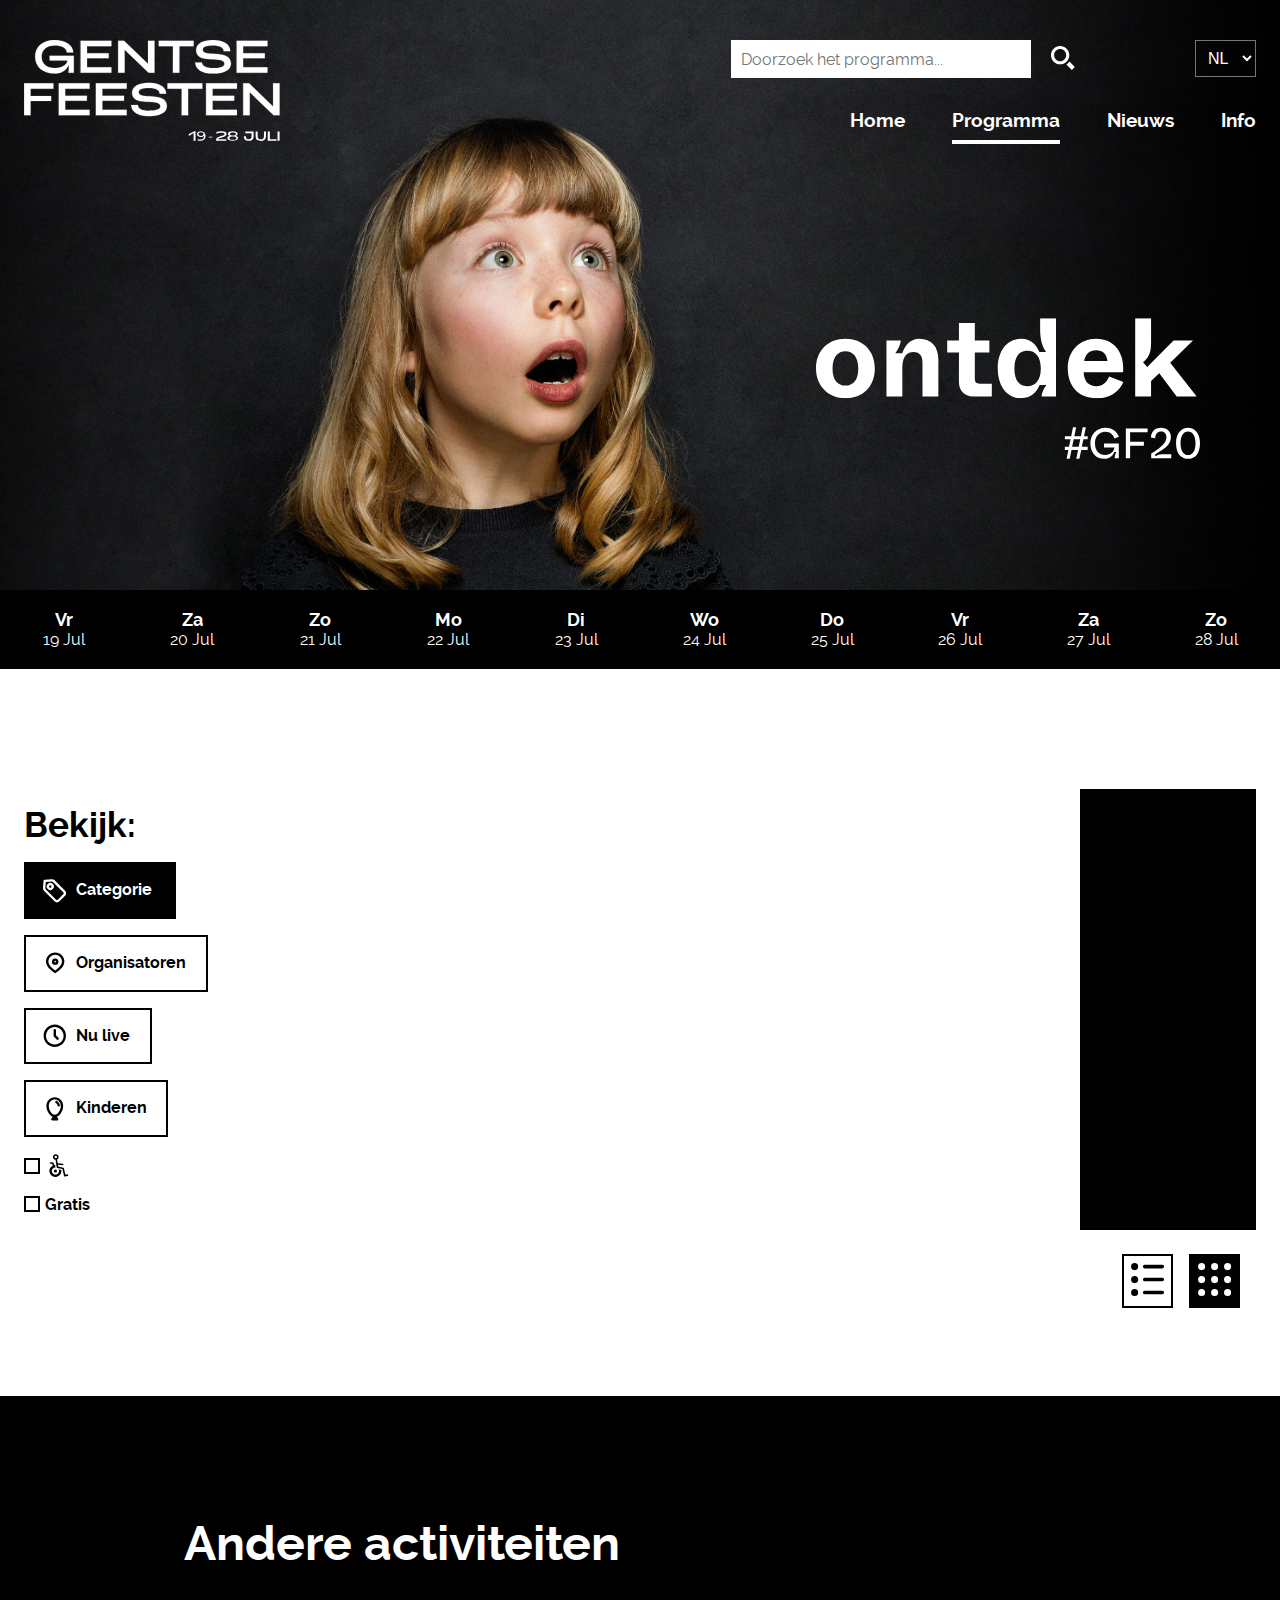
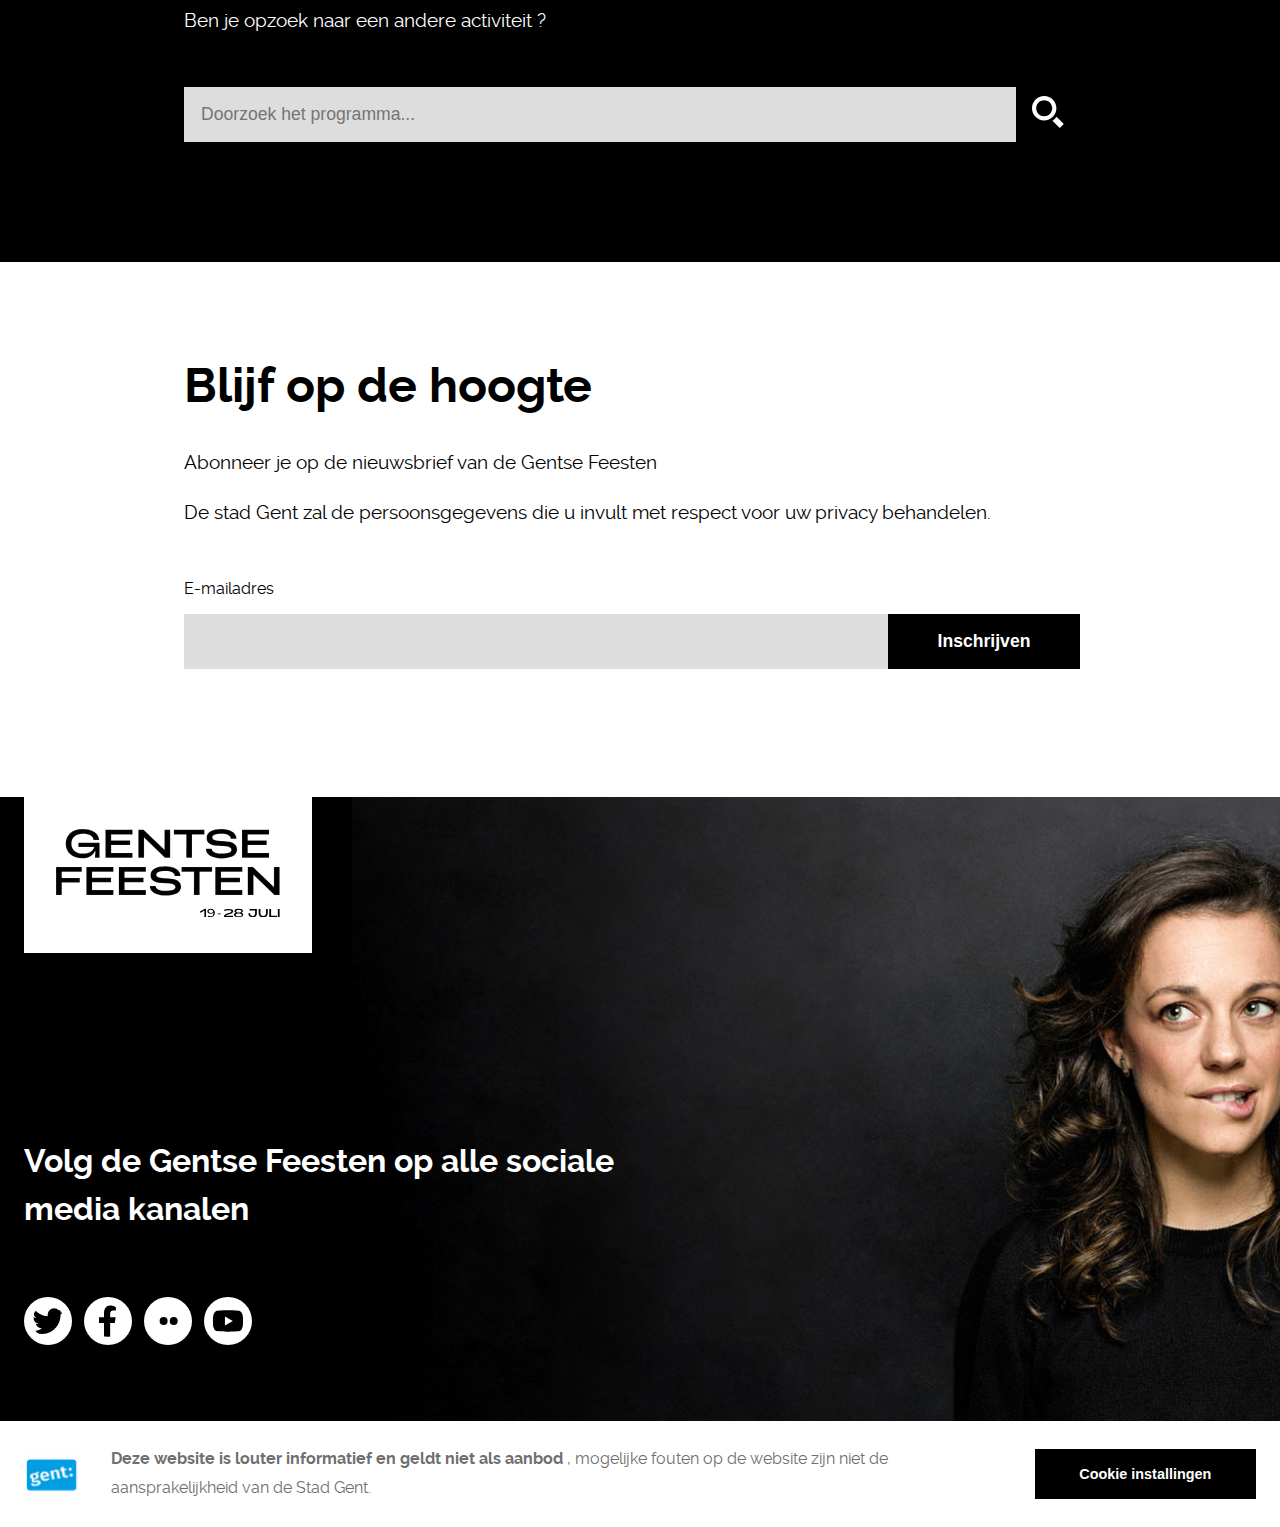
<file: dag.html>
<!DOCTYPE html>
<html lang="en">
<head>
	<meta charset="UTF-8">
	<meta name="viewport" content="width=device-width, initial-scale=1.0">
	<title>Gentse feesten | @work | Artevelde hogeschool</title>
	<link rel="stylesheet" href="static/css/main.css">
	
	<link rel="apple-touch-icon" sizes="57x57" href="static/favicon/apple-icon-57x57.png">
	<link rel="apple-touch-icon" sizes="60x60" href="static/favicon/apple-icon-60x60.png">
	<link rel="apple-touch-icon" sizes="72x72" href="static/favicon/apple-icon-72x72.png">
	<link rel="apple-touch-icon" sizes="76x76" href="static/favicon/apple-icon-76x76.png">
	<link rel="apple-touch-icon" sizes="114x114" href="static/favicon/apple-icon-114x114.png">
	<link rel="apple-touch-icon" sizes="120x120" href="static/favicon/apple-icon-120x120.png">
	<link rel="apple-touch-icon" sizes="144x144" href="static/favicon/apple-icon-144x144.png">
	<link rel="apple-touch-icon" sizes="152x152" href="static/favicon/apple-icon-152x152.png">
	<link rel="apple-touch-icon" sizes="180x180" href="static/favicon/apple-icon-180x180.png">
	<link rel="icon" type="image/png" sizes="192x192"  href="static/favicon/android-icon-192x192.png">
	<link rel="icon" type="image/png" sizes="32x32" href="static/favicon/favicon-32x32.png">
	<link rel="icon" type="image/png" sizes="96x96" href="static/favicon/favicon-96x96.png">
	<link rel="icon" type="image/png" sizes="16x16" href="static/favicon/favicon-16x16.png">
	<link rel="manifest" href="/manifest.json">
	<meta name="msapplication-TileColor" content="#ffffff">
	<meta name="msapplication-TileImage" content="/ms-icon-144x144.png">
	<meta name="theme-color" content="#ffffff">
</head>
<body>
	<div class="wrapper">
	<header class="height__control">
		<div class="header header__extra">
			<div class="l-width">
					<div class="header__hero ">
						<div class="top_nav ">
							<div class="logo">
								<a href="index.html"><svg xmlns="http://www.w3.org/2000/svg" viewBox="0 0 414 164"><g fill="#FFF" fill-rule="nonzero"><g stroke="#FFF" stroke-linecap="round" stroke-linejoin="round" stroke-width=".26"><path d="M49.18.13c18 0 30 8.06 30.54 20.11H69.18c-.59-7.1-7.91-11.31-19.82-11.31-12.5 0-20.85 7-20.85 18.26 0 11.26 8.23 18.19 20.67 18.19 11.24 0 19.82-4.59 21.08-12.28H41.41v-7.69h39.12v27.66h-8.58l.74-12h-.67c-4.73 9.69-13.68 13.16-23.07 13.16-18.63 0-31-10.8-31-27.06C17.95 10.91 30.38.13 49.18.13zM91.45 1.31h49.91v8.8h-39.41v11.31H137v8.13h-35.05v14.64h39.41v8.87H91.45zM152.23 1.31h9.54l38.75 37.27V1.31h10.5v51.76h-9.61L162.74 15.8v37.27h-10.5V1.31zM240.81 10.11h-22.92v-8.8h56.42v8.8h-23v42.96h-10.5zM276.97 36.43h10.94c-.07 5.4 6.51 9 17.3 9 12.2 0 18.93-2.22 18.93-7.1 0-14-45.77 2.22-45.77-21.81 0-10.57 11.17-16.34 27.21-16.34 16.86 0 28 7.1 28 17.82h-10.69c0-5.47-6.51-9-17-9-10.72 0-16.86 2.22-16.86 6.66 0 13 45.7-2.07 45.7 22.26 0 10.8-11.46 16.42-29.06 16.42-17.6 0-28.85-7.33-28.7-17.91zM343.88 1.31h49.91v8.8h-39.41v11.31h35.05v8.13h-35.05v14.64h39.41v8.87h-49.91zM.13 70.11H47.6v8.8H10.63v11.68h33.35v8.13H10.63v23.15H.13zM56.18 70.11h49.91v8.8H66.68v11.31h35.05v8.13H66.68v14.64h39.41v8.87H56.18zM116.22 70.11h49.91v8.8h-39.41v11.31h35.05v8.13h-35.05v14.64h39.41v8.87h-49.91zM173.38 105.24h10.94c-.07 5.4 6.51 9 17.3 9 12.2 0 18.93-2.22 18.93-7.1 0-14-45.77 2.22-45.77-21.81 0-10.57 11.17-16.34 27.21-16.34 16.86 0 27.95 7.1 28 17.82H219.3c0-5.47-6.51-9-17-9-10.72 0-16.86 2.22-16.86 6.66 0 13 45.7-2.07 45.7 22.26 0 10.8-11.46 16.42-29.06 16.42-17.6 0-28.85-7.34-28.7-17.91zM254.94 78.91h-22.92v-8.8h56.42v8.8h-23v42.96h-10.5zM294.49 70.11h49.91v8.8h-39.41v11.31h35.05v8.13h-35.05v14.64h39.41v8.87h-49.91zM354.53 70.11h9.54l38.75 37.27V70.11h10.5v51.76h-9.61l-38.68-37.26v37.27h-10.5z"/></g><path d="M274.24 150.48l-7.68 4.75v-3.06l9-4.58h1.82v15.28h-3.1zM293.61 155.06c0 4.76-3.47 7.81-8.77 7.81a11 11 0 01-4.39-.85l.91-1.69a7.42 7.42 0 003.48.67 5.73 5.73 0 006.37-4.89 5.61 5.61 0 000-.71v-.68a6.81 6.81 0 01-5.3 2c-3.65 0-6.21-1.87-6.21-4.59 0-2.72 2.74-4.75 6.4-4.75 4.77.19 7.51 2.93 7.51 7.68zm-3.11-2.89c0-1.36-1.64-2.88-4.38-2.88-2.38 0-4 1.19-4 2.88s1.64 2.89 4.2 2.89c2.56 0 4.18-1.19 4.18-2.89zM304.58 156.42v1.36h-5.67v-1.36zM310.61 161.17c.18-5.6 13.7-5.6 13.7-8.66 0-1.7-1.64-2.37-5.66-2.37a19.14 19.14 0 00-7.5 1.35v-2.54a23.82 23.82 0 018-1.19c5.48 0 8.4 1.19 8.4 4.24 0 5.95-12.24 5.27-13.7 8.33h13.34v2.54h-16.58v-1.7zM346.06 158.46c0 2.71-3.29 4.41-8.59 4.41s-8.59-1.7-8.59-4.41c0-1.7 1.28-2.89 3.84-3.57-2-.68-2.92-1.7-2.92-3.23 0-2.54 3.1-4.07 7.86-4.07s7.85 1.53 7.85 4.07c0 1.53-1.09 2.55-3.1 3.23 2.19.68 3.65 1.87 3.65 3.57zm-2.56.34c0-1.7-2.19-2.72-5.66-2.72s-5.67 1-5.67 2.72c0 1.72 2 2.71 5.67 2.71s5.66-1.02 5.66-2.71zm-10.6-6.8c0 1.53 1.83 2.38 4.94 2.38 3.11 0 4.93-.85 4.93-2.38 0-1.53-2-2.37-4.93-2.37-2.93 0-4.94.85-4.94 2.37zM355.57 155.74h3.29c0 3.57 1.46 4.92 4.57 4.92 3.11 0 4.56-1.52 4.56-4.92v-5.09h-10.23v-2.72h13.52v7.64c0 5.6-3.1 7.47-7.85 7.47s-7.86-1.87-7.86-7.3zM374.57 154.89v-7h3.29v7.68c0 3.4 1.65 5.09 5.12 5.09s5.12-1.69 5.12-5.09v-7.64h3.29v7c0 6.28-3.11 8.32-8.41 8.32-5.3 0-8.41-1.91-8.41-8.36zM394.31 147.93h3.29v12.4h11v2.54h-14.42v-14.94zM410.03 147.93h3.29v14.94h-3.29z"/></g></svg></a>
							</div>
							<div class="top__wrapper">
							<div class="top__bar">
								<form action="#">
									<div class=" top__header">
											<div class="search__bar">
												<input type="text" placeholder="Doorzoek het programma...">
												<button type="submit">
													<svg viewBox="0 0 18 18"  xmlns="http://www.w3.org/2000/svg">
														<path d="M6.85875 13.7175C3.07725 13.7175 0 10.641 0 6.85875C0 3.0765 3.07725 0 6.85875 0C10.6403 0 13.7175 3.07725 13.7175 6.85875C13.7175 10.6403 10.641 13.7175 6.85875 13.7175ZM6.85875 2.34225C4.368 2.34225 2.34225 4.36875 2.34225 6.85875C2.34225 9.34875 4.36875 11.3752 6.85875 11.3752C9.34875 11.3752 11.376 9.34875 11.376 6.85875C11.376 4.36875 9.3495 2.34225 6.85875 2.34225ZM13.806 11.6745C13.1933 12.5565 12.417 13.3155 11.5215 13.9103L15.6105 18L17.871 15.7402L13.806 11.6745Z" />
													</svg>	
												</button>
											</div>	
									</div>
									<div class="language__selector">
										<select class="language-choice">
											<option value="nl" selected="selected">NL</option>
											<option value="en">EN</option>
											<option value="fr">FR</option>
										</select>
									</div>
								</form>	
							</div>
							
							<div class="navigation">
								<ul class="navigation__main">
									<li> <a href="index.html"> Home</a></li>
									<li> <a class="active__menu" href="">Programma</a></li>
									<li> <a href="">Nieuws</a></li>
									<li> <a href="">Info</a></li>
								</ul>
							
								<div class="hamburger">
									<button>
										<div class=" line burger__line1"></div>
										<div class="line burger__line2"></div>
										<div class="line burger__line3"></div>
									</button>	
								</div>
							</div>
						</div>
						</div>
						<div class="navigation__side">
							<button class="btn__closing--menu">X</button>
							<ul class="navigation__links">
								<li> <a href="#"> Home</a></li>
								<li class="program__side"> <a href="#">Programma<span class="rotatiion"><svg xmlns="http://www.w3.org/2000/svg" viewBox="0 0 612 612"><path d="M604.501 134.782c-9.999-10.05-26.222-10.05-36.221 0L306.014 422.558 43.721 134.782c-9.999-10.05-26.223-10.05-36.222 0s-9.999 26.35 0 36.399l279.103 306.241c5.331 5.357 12.422 7.652 19.386 7.296 6.988.356 14.055-1.939 19.386-7.296l279.128-306.268c9.998-10.048 9.998-26.322-.001-36.372z"/></svg></span></a></span></a>
									<ul class="program__side--dates">
										<li class=" perform_day day-19"><a href="dag.html?day=19"><span>Vridag</span><span>19 juli</span></a></li>
										<li class=" perform_day day-20"><a href="dag.html?day=20"><span>Zaterdag</span><span>20 juli</span></a></li>
										<li class=" perform_day day-21"><a href="dag.html?day=21"><span>Zondag</span><span>21 juli</span></a></li>
										<li class=" perform_day day-22"><a href="dag.html?day=22"><span>Maandag</span><span>22 juli</span></a></li>
										<li class=" perform_day day-23"><a href="dag.html?day=23"><span>Dinsdag</span><span>23 juli</span></a></li>	
										<li class=" perform_day day-24"><a href="dag.html?day=24"><span>Woensdag</span><span>24 juli</span></a></li>
										<li class=" perform_day day-25"><a href="dag.html?day=25"><span>Donderdag</span><span>25 juli</span></a></li>
										<li class=" perform_day day-26"><a href="dag.html?day=26"><span>Vrijdag</span><span>26 juli</span></a></li>
										<li class=" perform_day day-27"><a href="dag.html?day=27"><span>Zaterdag</span><span>27 juli</span></a></li>
										<li class=" perform_day day-28"><a href="dag.html?day=28"><span>Zondag</span><span>28 juli</span></a></li>
									</ul>
								</li>
								<li> <a href="#">Nieuws</a></li>
								<li> <a href="#">Info</a></li>
							</ul>
						</div>
					</div>
					
			</div>
			<div class="header__bottom--extra--top l-width">
				<svg width="412" height="151" viewBox="0 0 412 151" fill="none" xmlns="http://www.w3.org/2000/svg"><g clip-path="url(#clip0)"><path d="M0 54C0 34.7999 13.2 22.2 31.56 22.2C49.92 22.2 63.12 34.7999 63.12 54C63.12 73.56 49.92 85.9199 31.56 85.9199C13.2 85.9199 0 72.4799 0 54ZM45.36 54.24C45.36 41.88 39.72 35.6399 31.56 35.6399C23.4 35.6399 17.76 41.88 17.76 54.24C17.76 66.6 23.4 72.36 31.56 72.36C39.72 72.36 45.36 66.6 45.36 54.24Z" fill="white"/><path d="M75.6001 24H90.9601C90.8401 27.96 88.3201 33.1199 85.0801 37.7999H92.5201C95.2801 29.2799 101.28 22.2 110.88 22.2C124.08 22.2 131.28 30.9599 131.28 44.2799V84H114.24V47.52C114.24 39.6 110.52 36.24 104.64 36.24C92.7601 36.24 92.6401 49.2 92.6401 55.56V84H75.6001V24Z" fill="white"/><path d="M153.36 68.2799V36.9599H140.76V23.9999H153.36V5.15991H170.4V23.9999H186V36.9599H170.4V65.1599C170.4 68.7599 171.96 70.4399 175.68 70.4399H188.64V83.9999H168.6C158.88 83.9999 153.36 77.6399 153.36 68.2799Z" fill="white"/><path d="M195 54C195 35.04 205.08 22.2 219.72 22.2C232.08 22.2 237 30.24 239.64 36.36H246.84C243.84 31.68 240.48 26.04 240.48 11.76V0H257.52V84H242.04C242.04 79.8 244.8 75.24 247.2 71.76H240C237 77.76 232.44 85.92 219.72 85.92C205.08 85.92 195 72.96 195 54ZM241.19 54C241.19 41.28 235.43 35.04 226.91 35.04C218.99 35.04 212.87 39.96 212.87 54C212.87 68.04 218.99 72.96 226.91 72.96C235.31 72.96 241.19 66.72 241.19 54Z" fill="white"/><path d="M270.12 53.88C270.12 35.04 283.08 22.2 300.48 22.2C320.64 22.2 331.2 38.04 329.52 58.08H287.16C287.64 68.64 293.28 72.9599 300.6 72.9599C308.28 72.9599 312 68.16 314.52 62.52L329.76 68.4C326.4 76.08 318.84 85.9199 300.6 85.9199C282.12 85.9199 270.12 73.56 270.12 53.88ZM312.71 46.08C311.99 38.64 307.67 34.4399 300.47 34.4399C293.63 34.4399 288.95 38.52 287.75 46.08H312.71Z" fill="white"/><path d="M368.27 59.16L359.51 67.56V84H342.47V0H359.51V26.52C359.51 38.52 356.27 42.96 350.87 47.4L355.43 52.32L383.63 24H404.51L380.03 47.76L408.47 84H386.99L368.27 59.16Z" fill="white"/></g><path d="M268.838 150.916L270.787 141.385H267V138.053H271.458L273.118 129.931H267V126.598H273.789L275.738 117H279.1L277.151 126.598H284.208L286.157 117H289.54L287.591 126.598H291.468V129.931H286.92L285.239 138.053H291.468V141.385H284.565L282.616 150.916H279.257L281.184 141.385H274.146L272.197 150.916H268.838ZM274.82 138.053H281.856L283.536 129.931H276.477L274.82 138.053Z" fill="white"/><path d="M294.39 134.319C294.39 124.468 301.686 117.641 310.497 117.641C318.665 117.641 323.299 122.407 324.951 127.263L320.271 129.142C318.711 124.927 315.82 121.903 310.405 121.903C304.761 121.903 299.3 126.118 299.3 134.274C299.3 142.246 303.797 146.828 310.221 146.828C316.416 146.828 319.858 142.613 320.133 138.764H309.028V134.549H324.86V150.356H320.408C320.408 147.882 321.326 145.316 322.198 143.529H320.041C319.169 145.912 316.416 150.997 308.891 150.997C300.401 151 294.39 144.583 294.39 134.319Z" fill="white"/><path d="M332.431 118.283H355.788V122.498H337.02V132.67H351.795V136.84H337.02V150.356H332.431V118.283Z" fill="white"/><path d="M359.642 145.316C368.59 139.818 375.978 134.503 375.978 128.088C375.978 123.919 373.363 121.765 370.151 121.765C366.663 121.765 364.002 124.285 364.002 128.821L359.367 128.18C359.413 122.086 363.497 117.641 370.196 117.641C376.85 117.641 380.796 121.857 380.796 127.584C380.796 131.02 379.603 133.953 377.447 136.519C374.693 139.68 369.783 142.888 363.405 146.461L364.552 148.203C366.204 147.057 367.994 146.141 371.389 146.141H381.164V150.356H359.642V145.316Z" fill="white"/><path d="M386.303 134.228C386.303 123.231 392.131 117.641 399.197 117.641C406.218 117.641 412 123.231 412 134.228C412 145.178 406.815 150.997 399.197 150.997C391.534 151 386.303 145.178 386.303 134.228ZM407.182 134.228C407.182 126.53 404.016 121.719 399.197 121.719C394.287 121.719 391.121 126.53 391.121 134.228C391.121 142.475 394.196 146.92 399.197 146.92C404.107 146.922 407.182 142.521 407.182 134.228Z" fill="white"/><defs><clipPath id="clip0"><rect width="408.47" height="85.92" fill="white"/></clipPath></defs></svg>
			</div>	
		</div>
		<div class="header__bottom--padding l-width--second">
			
			<div class="header__bottom header__bottom--extra">
				
				<div class="header__bottom--extra--bottom">
					<ul class="left__dates left__dates--extra ">
						<li class ="perform_day day-19" data-att="19"><a data-att="19" href="dag.html?day=19"><span>Vr</span><span>19 Jul</span></a></li>
						<li class=" perform_day day-20" data-att="20"><a data-att="20" href="dag.html?day=20"><span>Za</span><span>20 Jul</span></a></li>
						<li class=" perform_day day-21" data-att="21"><a data-att="21" href="dag.html?day=21"><span>Zo</span><span>21 Jul</span></a></li>
						<li class=" perform_day day-22" data-att="22"><a data-att="22" href="dag.html?day=22"><span>Mo</span><span>22 Jul</span></a></li>
						<li class=" perform_day day-23" data-att="23"><a data-att="23" href="dag.html?day=23"><span>Di</span><span>23 Jul</span></a></li>	
						<li class=" perform_day day-24" data-att="24"><a data-att="24" href="dag.html?day=24"><span>Wo</span><span>24 Jul</span></a></li>
						<li class=" perform_day day-25" data-att="25"><a data-att="25" href="dag.html?day=25"><span>Do</span><span>25 Jul</span></a></li>
						<li class=" perform_day day-26" data-att="26"><a data-att="26" href="dag.html?day=26"><span>Vr</span><span>26 Jul</span></a></li>
						<li class=" perform_day day-27" data-att="27"><a data-att="27" href="dag.html?day=27"><span>Za</span><span>27 Jul</span></a></li>
						<li class=" perform_day day-28" data-att="28"><a data-att="28" href="dag.html?day=28"><span>Zo</span><span>28 Jul</span></a></li>
					</ul>	
				</div>
		</div>
	</div>
</header>
<main>
	<div class="main l-width--second ">
		<div class="main__first">
			<section class="main__events" >
				<ul class="artist__day card">
				</ul>
			</section>
		</div>
	<section class="section__day--top l-width">
		<article class="accessibility">
			<h3>Bekijk:</h3>
			<ul class="accessibility__icons">
				<li><a class="accessibility__icons--inner" href="#"><svg xmlns="http://www.w3.org/2000/svg" viewBox="0 0 32 32"><path d="M4.749 5.066l-.597 7.758c-.033.431.124.856.43 1.162L17.696 27.1a1.48 1.48 0 002.098 0l6.99-6.99a1.478 1.478 0 000-2.096L13.669 4.9a1.479 1.479 0 00-1.168-.429h.005l-7.757.596zm11.016-2.263L28.88 15.917c.805.805 1.303 1.917 1.303 3.145s-.498 2.34-1.303 3.145l-6.989 6.99c-.805.805-1.917 1.303-3.145 1.303s-2.34-.498-3.145-1.303L2.484 16.083a4.435 4.435 0 01-1.289-3.503l-.001.016.695-9.024a1.485 1.485 0 011.359-1.365h.005l9.025-.694a4.432 4.432 0 013.486 1.29zM7.212 13.82a4.447 4.447 0 116.29-6.29l.001.001a4.447 4.447 0 01-6.29 6.29l.001.001zm2.097-2.096a1.483 1.483 0 102.098-2.096 1.483 1.483 0 00-2.096 2.098z"/></svg><p class="access__tags">Categorie</p></a></li>
				<li><a class="accessibility__icons--inner" href="#"><svg xmlns="http://www.w3.org/2000/svg" viewBox="0 0 32 32"><path d="M16.5 10.568a4 4 0 000 8 4 4 0 000-8m0 3c.551 0 1 .45 1 1s-.449 1-1 1-1-.449-1-1c0-.55.449-1 1-1M16.5 3C10.149 3 5 8.15 5 14.5c0 8.363 11.5 14.636 11.5 14.636S28 22.863 28 14.5C28 8.15 22.851 3 16.5 3m0 3c4.687 0 8.5 3.813 8.5 8.5 0 4.592-5.253 9.003-8.5 11.131-3.249-2.13-8.5-6.54-8.5-11.13C8 9.812 11.813 6 16.5 6"/></svg><p class="access__tags">Organisatoren</p></a></li>
				<li><a class="accessibility__icons--inner" href="#"><svg xmlns="http://www.w3.org/2000/svg" viewBox="0 0 32 32"><path d="M20.56 18.44a1.5 1.5 0 11-2.12 2.12l-.001-.001-3.499-3.497a1.503 1.503 0 01-.324-.483l-.004-.01-.006-.023a1.46 1.46 0 01-.107-.547v-7a1.5 1.5 0 013 0v6.379l3.06 3.06zM16 27C9.933 27 5 22.066 5 16S9.933 5 16 5s11 4.934 11 11-4.934 11-11 11zm0-25C8.267 2 2 8.268 2 16c0 7.733 6.268 14 14 14 7.733 0 14-6.267 14-14 0-7.732-6.267-14-14-14z"/></svg><p class="access__tags">Nu live</p></a></li>
				<li><a class="accessibility__icons--inner" href="#"><svg xmlns="http://www.w3.org/2000/svg" viewBox="0 0 32 32"><path d="M13.528 26.08C9.16 24.318 5.5 18.226 5.5 12.56 5.5 6.238 10.305 1.5 16 1.5s10.5 4.738 10.5 11.06c0 5.667-3.66 11.759-8.028 13.52l1.667 1.944c.834.973.143 2.476-1.139 2.476h-6c-1.282 0-1.973-1.503-1.139-2.476l1.667-1.945zM16 23.581c3.435 0 7.5-5.785 7.5-11.022 0-4.656-3.453-8.06-7.5-8.06s-7.5 3.404-7.5 8.06c0 5.237 4.065 11.022 7.5 11.022zm6.328-12.264a1.5 1.5 0 11-2.941.595l-.002-.009c-.28-1.403-1.056-2.482-2.063-3.018a1.5 1.5 0 111.416-2.644l-.008-.004c1.817.966 3.144 2.81 3.596 5.08z"/></svg><p class="access__tags">Kinderen</p></a></li>
			</ul>
			<form  class="form__checkbox" action="">
				<div>
					<label class="checkbox">
						<input class="check" type="checkbox">
						<svg xmlns="http://www.w3.org/2000/svg" viewBox="0 0 32 32"><path d="M12.646 15.008l.47 2.993-.115-.001a4.5 4.5 0 104.071 2.58l.012.027 3.332.766a7.5 7.5 0 11-10.781-5.579l.043-.02-.813-2.274H7a1 1 0 010-2h2.57c.431.001.798.274.938.656l.002.007 1.064 2.972c.35-.067.707-.11 1.072-.127zm.496-6.526a3.5 3.5 0 111.985-.382l-.019.009.722 4.606c.087-.015.177-.018.269-.01l6 .597a1 1 0 11-.203 1.989h.005l-5.757-.572.338 2.157 6.392 1.468c.375.088.665.379.751.747l.001.007 1.855 8.182 2.277-.567a1 1 0 01.491 1.939l-.007.002-3.268.815a1 1 0 01-1.216-.742l-.001-.007-1.943-8.566-6.439-1.48a1.002 1.002 0 01-.763-.813l-.001-.006-1.47-9.374zM13.5 6.5a1.5 1.5 0 000-3 1.5 1.5 0 000 3zm-.5 18a2 2 0 110-4 2 2 0 110 4z"/></svg>	
					</label>
					<label class="checkbox">
						<input class="check" type="checkbox">
						<h4>Gratis</h4>
					</label>
				</div>
			</form>
		</article>

		<article class="categories">
			<ul class="category__list">

			</ul>
		</article>
		<article class="toggle_category__list">
			
				<button class="display__list" >
					<svg xmlns="http://www.w3.org/2000/svg" viewBox="0 0 32 32"><path d="M7.2 9.6a2.4 2.4 0 010-4.8 2.4 2.4 0 010 4.8zm0 8.8a2.4 2.4 0 010-4.8 2.4 2.4 0 010 4.8zm0 8.8a2.4 2.4 0 010-4.8 2.4 2.4 0 010 4.8zM14 8.4A1.2 1.2 0 1114 6h12a1.2 1.2 0 110 2.4H14zm0 8.8a1.2 1.2 0 110-2.4h12a1.2 1.2 0 110 2.4H14zm0 8.8a1.2 1.2 0 110-2.4h12a1.2 1.2 0 110 2.4H14z"/></svg>
				</button>
		
			
				<button class="display__raster active__button">
					<svg xmlns="http://www.w3.org/2000/svg" viewBox="0 0 32 32"><path d="M7.2 9.6a2.4 2.4 0 010-4.8 2.4 2.4 0 010 4.8zm8.8 0a2.4 2.4 0 010-4.8 2.4 2.4 0 010 4.8zm8.8 0a2.4 2.4 0 010-4.8 2.4 2.4 0 010 4.8zM7.2 18.4a2.4 2.4 0 010-4.8 2.4 2.4 0 010 4.8zm0 8.8a2.4 2.4 0 010-4.8 2.4 2.4 0 010 4.8zm8.8-8.8a2.4 2.4 0 010-4.8 2.4 2.4 0 010 4.8zm0 8.8a2.4 2.4 0 010-4.8 2.4 2.4 0 010 4.8zm8.8-8.8a2.4 2.4 0 010-4.8 2.4 2.4 0 010 4.8zm0 8.8a2.4 2.4 0 010-4.8 2.4 2.4 0 010 4.8z"/></svg>
				</button>
			
		</article>

	</section>
	<section class="middle__section l-width ">

	</section>
	<section class="main__newsletter l-width">
		<article class=" newsletter l-width">
			<div class="newsletter__info main__newsletter--info">
				<h2>Andere activiteiten</h2>
				<p>Ben je opzoek naar een andere activiteit ?</p>
			</div>
			<div class="newsletter__form main__newsletter--form">
				<form action="">
					<span class="newsletter__btn main__newsletter--btn">
						<input id="search" type="text" placeholder="Doorzoek het programma...">
						<button type="submit">
							<svg viewBox="0 0 18 18"  xmlns="http://www.w3.org/2000/svg">
								<path d="M6.85875 13.7175C3.07725 13.7175 0 10.641 0 6.85875C0 3.0765 3.07725 0 6.85875 0C10.6403 0 13.7175 3.07725 13.7175 6.85875C13.7175 10.6403 10.641 13.7175 6.85875 13.7175ZM6.85875 2.34225C4.368 2.34225 2.34225 4.36875 2.34225 6.85875C2.34225 9.34875 4.36875 11.3752 6.85875 11.3752C9.34875 11.3752 11.376 9.34875 11.376 6.85875C11.376 4.36875 9.3495 2.34225 6.85875 2.34225ZM13.806 11.6745C13.1933 12.5565 12.417 13.3155 11.5215 13.9103L15.6105 18L17.871 15.7402L13.806 11.6745Z" />
							</svg>	
						</button>
					</span>
				</form>
			</div>
		</article>
	</section>
</div>
</main>
<footer>
	<section class="footer__newsletter">
		<article class=" newsletter l-width">
			<div class="newsletter__info">
				<h2>Blijf op de hoogte</h2>
				<p>Abonneer je op de nieuwsbrief van de Gentse Feesten</p>
				<p>De stad Gent zal de persoonsgegevens die u invult met respect voor uw <span>privacy</span> behandelen.</p>
			</div>
			<div class="newsletter__form">
				<form action="">
					<label for="email">E-mailadres</label>
					<span class="newsletter__btn">
						<input id="email" type="text" placeholder="">
						<button type="submit">
							Inschrijven
						</button>
					</span>
				</form>
			</div>
		</article>
	</section>
	<section>
	<article class="footer__top">	
		<div class=" l-width invisible__margin">
			<div class="logo logo__bottom">
				<a href="index.html"><svg xmlns="http://www.w3.org/2000/svg" viewBox="0 0 414 164"><g fill="#000" fill-rule="nonzero"><g stroke="#FFF" stroke-linecap="round" stroke-linejoin="round" stroke-width=".26"><path d="M49.18.13c18 0 30 8.06 30.54 20.11H69.18c-.59-7.1-7.91-11.31-19.82-11.31-12.5 0-20.85 7-20.85 18.26 0 11.26 8.23 18.19 20.67 18.19 11.24 0 19.82-4.59 21.08-12.28H41.41v-7.69h39.12v27.66h-8.58l.74-12h-.67c-4.73 9.69-13.68 13.16-23.07 13.16-18.63 0-31-10.8-31-27.06C17.95 10.91 30.38.13 49.18.13zM91.45 1.31h49.91v8.8h-39.41v11.31H137v8.13h-35.05v14.64h39.41v8.87H91.45zM152.23 1.31h9.54l38.75 37.27V1.31h10.5v51.76h-9.61L162.74 15.8v37.27h-10.5V1.31zM240.81 10.11h-22.92v-8.8h56.42v8.8h-23v42.96h-10.5zM276.97 36.43h10.94c-.07 5.4 6.51 9 17.3 9 12.2 0 18.93-2.22 18.93-7.1 0-14-45.77 2.22-45.77-21.81 0-10.57 11.17-16.34 27.21-16.34 16.86 0 28 7.1 28 17.82h-10.69c0-5.47-6.51-9-17-9-10.72 0-16.86 2.22-16.86 6.66 0 13 45.7-2.07 45.7 22.26 0 10.8-11.46 16.42-29.06 16.42-17.6 0-28.85-7.33-28.7-17.91zM343.88 1.31h49.91v8.8h-39.41v11.31h35.05v8.13h-35.05v14.64h39.41v8.87h-49.91zM.13 70.11H47.6v8.8H10.63v11.68h33.35v8.13H10.63v23.15H.13zM56.18 70.11h49.91v8.8H66.68v11.31h35.05v8.13H66.68v14.64h39.41v8.87H56.18zM116.22 70.11h49.91v8.8h-39.41v11.31h35.05v8.13h-35.05v14.64h39.41v8.87h-49.91zM173.38 105.24h10.94c-.07 5.4 6.51 9 17.3 9 12.2 0 18.93-2.22 18.93-7.1 0-14-45.77 2.22-45.77-21.81 0-10.57 11.17-16.34 27.21-16.34 16.86 0 27.95 7.1 28 17.82H219.3c0-5.47-6.51-9-17-9-10.72 0-16.86 2.22-16.86 6.66 0 13 45.7-2.07 45.7 22.26 0 10.8-11.46 16.42-29.06 16.42-17.6 0-28.85-7.34-28.7-17.91zM254.94 78.91h-22.92v-8.8h56.42v8.8h-23v42.96h-10.5zM294.49 70.11h49.91v8.8h-39.41v11.31h35.05v8.13h-35.05v14.64h39.41v8.87h-49.91zM354.53 70.11h9.54l38.75 37.27V70.11h10.5v51.76h-9.61l-38.68-37.26v37.27h-10.5z"/></g><path d="M274.24 150.48l-7.68 4.75v-3.06l9-4.58h1.82v15.28h-3.1zM293.61 155.06c0 4.76-3.47 7.81-8.77 7.81a11 11 0 01-4.39-.85l.91-1.69a7.42 7.42 0 003.48.67 5.73 5.73 0 006.37-4.89 5.61 5.61 0 000-.71v-.68a6.81 6.81 0 01-5.3 2c-3.65 0-6.21-1.87-6.21-4.59 0-2.72 2.74-4.75 6.4-4.75 4.77.19 7.51 2.93 7.51 7.68zm-3.11-2.89c0-1.36-1.64-2.88-4.38-2.88-2.38 0-4 1.19-4 2.88s1.64 2.89 4.2 2.89c2.56 0 4.18-1.19 4.18-2.89zM304.58 156.42v1.36h-5.67v-1.36zM310.61 161.17c.18-5.6 13.7-5.6 13.7-8.66 0-1.7-1.64-2.37-5.66-2.37a19.14 19.14 0 00-7.5 1.35v-2.54a23.82 23.82 0 018-1.19c5.48 0 8.4 1.19 8.4 4.24 0 5.95-12.24 5.27-13.7 8.33h13.34v2.54h-16.58v-1.7zM346.06 158.46c0 2.71-3.29 4.41-8.59 4.41s-8.59-1.7-8.59-4.41c0-1.7 1.28-2.89 3.84-3.57-2-.68-2.92-1.7-2.92-3.23 0-2.54 3.1-4.07 7.86-4.07s7.85 1.53 7.85 4.07c0 1.53-1.09 2.55-3.1 3.23 2.19.68 3.65 1.87 3.65 3.57zm-2.56.34c0-1.7-2.19-2.72-5.66-2.72s-5.67 1-5.67 2.72c0 1.72 2 2.71 5.67 2.71s5.66-1.02 5.66-2.71zm-10.6-6.8c0 1.53 1.83 2.38 4.94 2.38 3.11 0 4.93-.85 4.93-2.38 0-1.53-2-2.37-4.93-2.37-2.93 0-4.94.85-4.94 2.37zM355.57 155.74h3.29c0 3.57 1.46 4.92 4.57 4.92 3.11 0 4.56-1.52 4.56-4.92v-5.09h-10.23v-2.72h13.52v7.64c0 5.6-3.1 7.47-7.85 7.47s-7.86-1.87-7.86-7.3zM374.57 154.89v-7h3.29v7.68c0 3.4 1.65 5.09 5.12 5.09s5.12-1.69 5.12-5.09v-7.64h3.29v7c0 6.28-3.11 8.32-8.41 8.32-5.3 0-8.41-1.91-8.41-8.36zM394.31 147.93h3.29v12.4h11v2.54h-14.42v-14.94zM410.03 147.93h3.29v14.94h-3.29z"/></g></svg>
			</div>
			<div class="footer__text">

				<h3>Volg de Gentse Feesten op alle sociale media kanalen</h3>
				<div class="footer__icons">
					<a href="#"><svg  xmlns="http://www.w3.org/2000/svg" viewBox="0 0 24 24"><path d="M21.37 7.277c.014.21.014.419.014.628 0 6.391-4.864 13.755-13.755 13.755-2.739 0-5.283-.793-7.424-2.17.39.045.764.06 1.168.06 2.26 0 4.34-.763 6.002-2.066a4.843 4.843 0 01-4.52-3.352c.299.045.598.074.913.074.434 0 .868-.06 1.272-.164a4.835 4.835 0 01-3.877-4.745v-.06c.644.36 1.392.584 2.185.614a4.831 4.831 0 01-2.155-4.026c0-.898.24-1.721.659-2.44a13.742 13.742 0 009.968 5.059 5.46 5.46 0 01-.12-1.108 4.832 4.832 0 014.835-4.834c1.392 0 2.649.584 3.532 1.527a9.518 9.518 0 003.068-1.168 4.821 4.821 0 01-2.125 2.664 9.692 9.692 0 002.784-.748 10.391 10.391 0 01-2.425 2.5z"/></svg></a>
					<a href="#"><svg xmlns="http://www.w3.org/2000/svg" viewBox="0 0 24 24"><path d="M17.072 13.474l.655-4.269h-4.096v-2.77c0-1.168.572-2.306 2.407-2.306H17.9V.494S16.21.206 14.594.206c-3.373 0-5.578 2.044-5.578 5.746v3.253h-3.75v4.27h3.75v10.32h4.615v-10.32h3.441z"/></svg></a>
					<a href="#"><svg xmlns="http://www.w3.org/2000/svg" viewBox="0 0 24 24"><g fill-rule="evenodd"><rect x="5.7" y="9" width="6" height="6" rx="3"/><rect x="13.3" y="9" width="6" height="6" rx="3"/></g></svg></a>
					<a href="#"><svg xmlns="http://www.w3.org/2000/svg" viewBox="0 0 24 24"><path d="M22.818 6.46a2.86 2.86 0 00-1.996-2.04c-1.76-.482-8.817-.482-8.817-.482s-7.058 0-8.818.482a2.86 2.86 0 00-1.995 2.04C.72 8.26.72 12.017.72 12.017s0 3.756.472 5.556a2.816 2.816 0 001.995 2.008c1.76.482 8.818.482 8.818.482s7.057 0 8.817-.482a2.816 2.816 0 001.996-2.008c.471-1.8.471-5.556.471-5.556s0-3.755-.471-5.555zM9.696 15.427v-6.82l5.9 3.41-5.9 3.41z"/></svg></a>	
				</div>
			</div>
		</div>
		<!-- <h1></h1> -->
	</article>
	<article class="footer__bottom">
		<div class="l-width footer__bottom--inner">
			<svg fill="none" xmlns="http://www.w3.org/2000/svg" xmlns:xlink="http://www.w3.org/1999/xlink" viewBox="0 0 59 56"><path fill="url(#pattern0)" d="M0 0h59v56H0z"/><defs><pattern id="pattern0" patternContentUnits="objectBoundingBox" width="1" height="1"><use xlink:href="#image0" transform="matrix(.00358 0 0 .00377 -.26 0)"/></pattern><image id="image0" width="424" height="265" xlink:href="[data-uri]"/></defs></svg>	
			<div class= "gent__btn--text" >
				<p><span>Deze website is louter informatief en geldt niet als aanbod</span> , mogelijke fouten op de website zijn niet de aansprakelijkheid van de Stad Gent.</p>
				<button  type="submit">
					Cookie installingen
				</button>
			</div>
		</div>
	</article>
</section>
</footer>
</div>
	<!-- <script src="static/js/fetch.js"></script> -->
	<script src="static/js/main.js"></script>
	<script src="static/js/program.js"></script>
	<script src="static/js/details.js"></script>
	
	
</body>
</html>
</file>
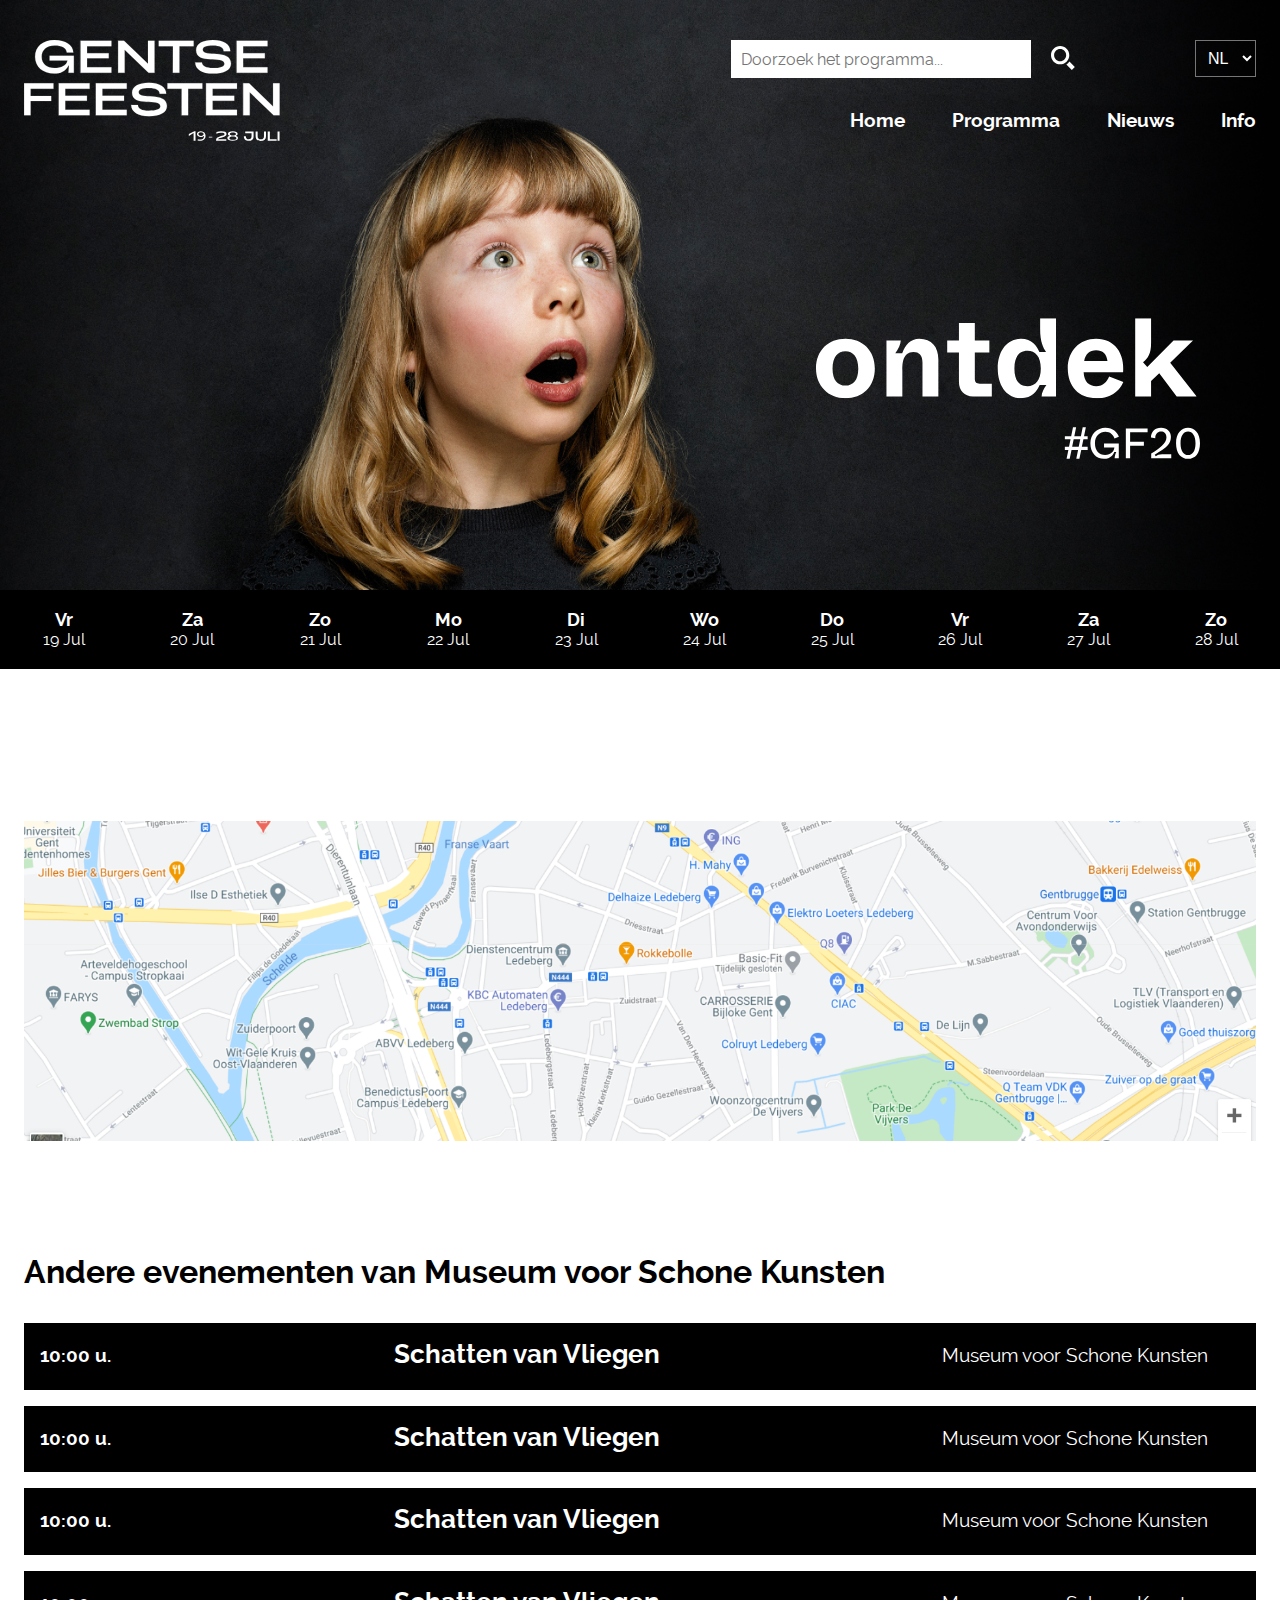
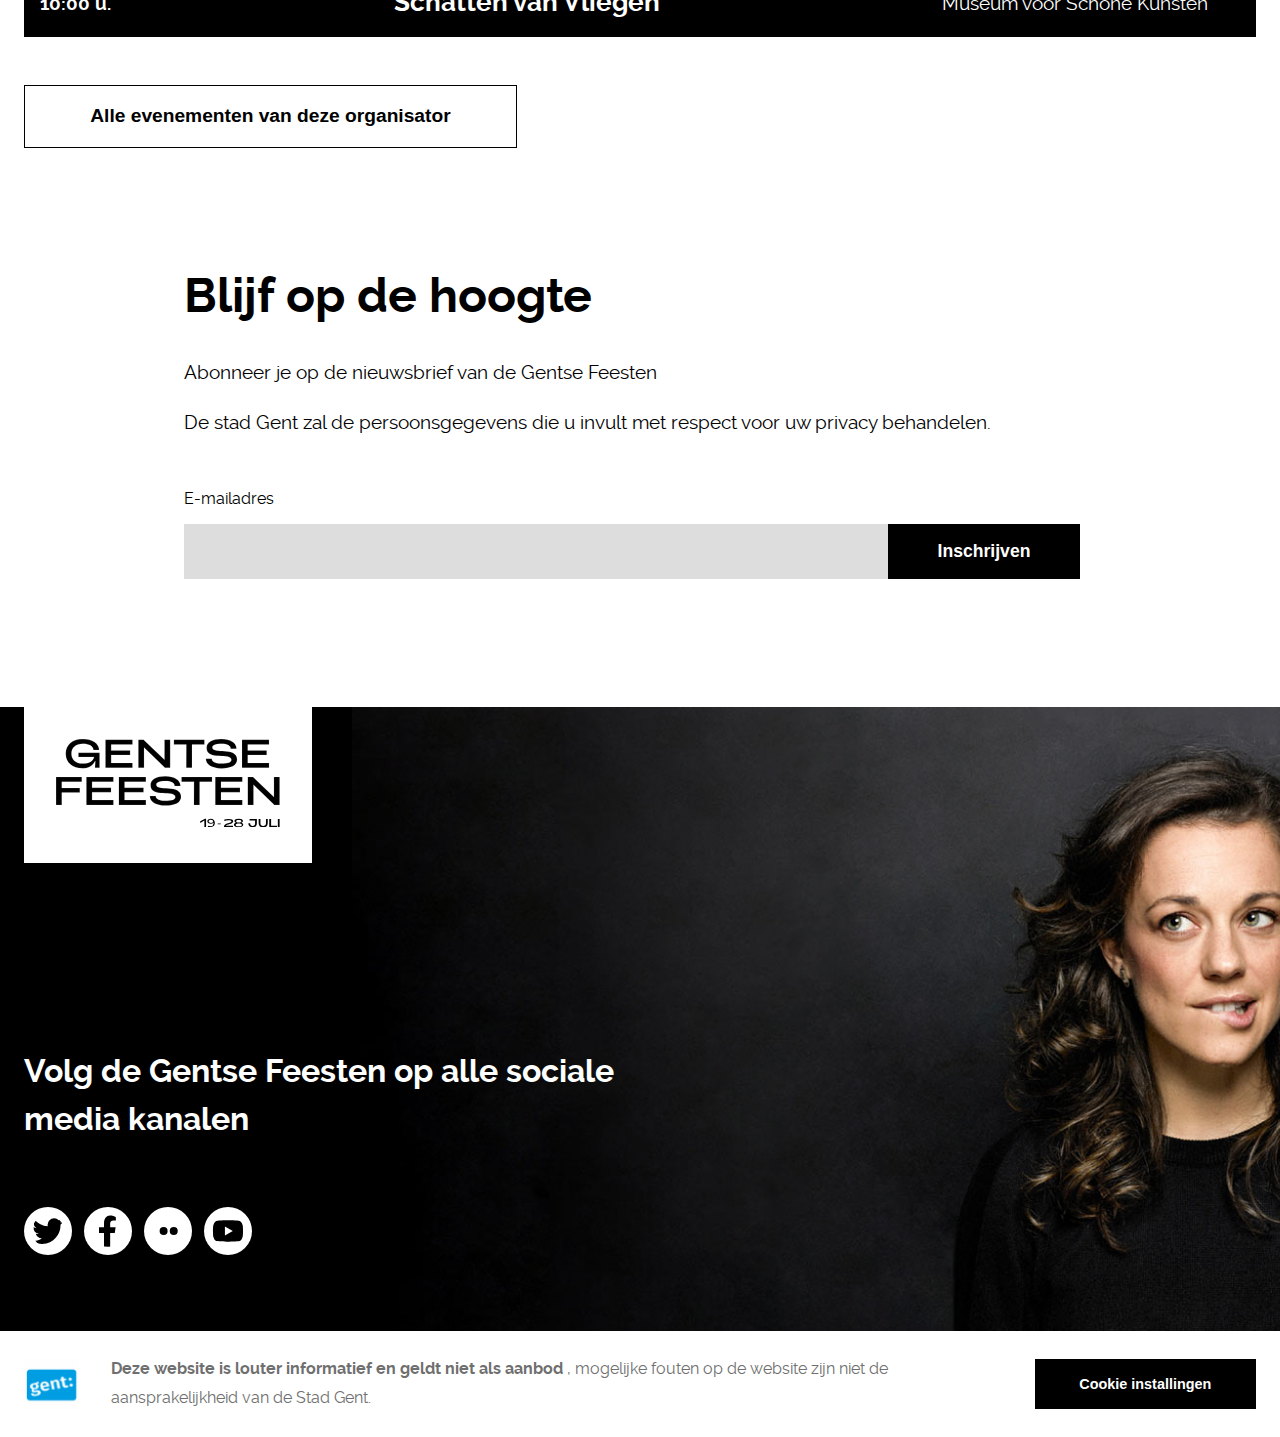
<file: detail.html>
<!DOCTYPE html>
<html lang="en">
<head>
	<meta charset="UTF-8">
	<meta name="viewport" content="width=device-width, initial-scale=1.0">
	<title>Gentse feesten | @work | Artevelde hogeschool</title>
	<link rel="stylesheet" href="static/css/main.css">
	
	<link rel="apple-touch-icon" sizes="57x57" href="static/favicon/apple-icon-57x57.png">
	<link rel="apple-touch-icon" sizes="60x60" href="static/favicon/apple-icon-60x60.png">
	<link rel="apple-touch-icon" sizes="72x72" href="static/favicon/apple-icon-72x72.png">
	<link rel="apple-touch-icon" sizes="76x76" href="static/favicon/apple-icon-76x76.png">
	<link rel="apple-touch-icon" sizes="114x114" href="static/favicon/apple-icon-114x114.png">
	<link rel="apple-touch-icon" sizes="120x120" href="static/favicon/apple-icon-120x120.png">
	<link rel="apple-touch-icon" sizes="144x144" href="static/favicon/apple-icon-144x144.png">
	<link rel="apple-touch-icon" sizes="152x152" href="static/favicon/apple-icon-152x152.png">
	<link rel="apple-touch-icon" sizes="180x180" href="static/favicon/apple-icon-180x180.png">
	<link rel="icon" type="image/png" sizes="192x192"  href="static/favicon/android-icon-192x192.png">
	<link rel="icon" type="image/png" sizes="32x32" href="static/favicon/favicon-32x32.png">
	<link rel="icon" type="image/png" sizes="96x96" href="static/favicon/favicon-96x96.png">
	<link rel="icon" type="image/png" sizes="16x16" href="static/favicon/favicon-16x16.png">
	<link rel="manifest" href="/manifest.json">
	<meta name="msapplication-TileColor" content="#ffffff">
	<meta name="msapplication-TileImage" content="/ms-icon-144x144.png">
	<meta name="theme-color" content="#ffffff">
</head>
<body>
	<div class="wrapper">
	<header class="height__control">
		<div class="header header__extra">
			<div class="l-width">
					<div class="header__hero ">
						<div class="top_nav ">
							<div class="logo">
								<a href="index.html"><svg xmlns="http://www.w3.org/2000/svg" viewBox="0 0 414 164"><g fill="#FFF" fill-rule="nonzero"><g stroke="#FFF" stroke-linecap="round" stroke-linejoin="round" stroke-width=".26"><path d="M49.18.13c18 0 30 8.06 30.54 20.11H69.18c-.59-7.1-7.91-11.31-19.82-11.31-12.5 0-20.85 7-20.85 18.26 0 11.26 8.23 18.19 20.67 18.19 11.24 0 19.82-4.59 21.08-12.28H41.41v-7.69h39.12v27.66h-8.58l.74-12h-.67c-4.73 9.69-13.68 13.16-23.07 13.16-18.63 0-31-10.8-31-27.06C17.95 10.91 30.38.13 49.18.13zM91.45 1.31h49.91v8.8h-39.41v11.31H137v8.13h-35.05v14.64h39.41v8.87H91.45zM152.23 1.31h9.54l38.75 37.27V1.31h10.5v51.76h-9.61L162.74 15.8v37.27h-10.5V1.31zM240.81 10.11h-22.92v-8.8h56.42v8.8h-23v42.96h-10.5zM276.97 36.43h10.94c-.07 5.4 6.51 9 17.3 9 12.2 0 18.93-2.22 18.93-7.1 0-14-45.77 2.22-45.77-21.81 0-10.57 11.17-16.34 27.21-16.34 16.86 0 28 7.1 28 17.82h-10.69c0-5.47-6.51-9-17-9-10.72 0-16.86 2.22-16.86 6.66 0 13 45.7-2.07 45.7 22.26 0 10.8-11.46 16.42-29.06 16.42-17.6 0-28.85-7.33-28.7-17.91zM343.88 1.31h49.91v8.8h-39.41v11.31h35.05v8.13h-35.05v14.64h39.41v8.87h-49.91zM.13 70.11H47.6v8.8H10.63v11.68h33.35v8.13H10.63v23.15H.13zM56.18 70.11h49.91v8.8H66.68v11.31h35.05v8.13H66.68v14.64h39.41v8.87H56.18zM116.22 70.11h49.91v8.8h-39.41v11.31h35.05v8.13h-35.05v14.64h39.41v8.87h-49.91zM173.38 105.24h10.94c-.07 5.4 6.51 9 17.3 9 12.2 0 18.93-2.22 18.93-7.1 0-14-45.77 2.22-45.77-21.81 0-10.57 11.17-16.34 27.21-16.34 16.86 0 27.95 7.1 28 17.82H219.3c0-5.47-6.51-9-17-9-10.72 0-16.86 2.22-16.86 6.66 0 13 45.7-2.07 45.7 22.26 0 10.8-11.46 16.42-29.06 16.42-17.6 0-28.85-7.34-28.7-17.91zM254.94 78.91h-22.92v-8.8h56.42v8.8h-23v42.96h-10.5zM294.49 70.11h49.91v8.8h-39.41v11.31h35.05v8.13h-35.05v14.64h39.41v8.87h-49.91zM354.53 70.11h9.54l38.75 37.27V70.11h10.5v51.76h-9.61l-38.68-37.26v37.27h-10.5z"/></g><path d="M274.24 150.48l-7.68 4.75v-3.06l9-4.58h1.82v15.28h-3.1zM293.61 155.06c0 4.76-3.47 7.81-8.77 7.81a11 11 0 01-4.39-.85l.91-1.69a7.42 7.42 0 003.48.67 5.73 5.73 0 006.37-4.89 5.61 5.61 0 000-.71v-.68a6.81 6.81 0 01-5.3 2c-3.65 0-6.21-1.87-6.21-4.59 0-2.72 2.74-4.75 6.4-4.75 4.77.19 7.51 2.93 7.51 7.68zm-3.11-2.89c0-1.36-1.64-2.88-4.38-2.88-2.38 0-4 1.19-4 2.88s1.64 2.89 4.2 2.89c2.56 0 4.18-1.19 4.18-2.89zM304.58 156.42v1.36h-5.67v-1.36zM310.61 161.17c.18-5.6 13.7-5.6 13.7-8.66 0-1.7-1.64-2.37-5.66-2.37a19.14 19.14 0 00-7.5 1.35v-2.54a23.82 23.82 0 018-1.19c5.48 0 8.4 1.19 8.4 4.24 0 5.95-12.24 5.27-13.7 8.33h13.34v2.54h-16.58v-1.7zM346.06 158.46c0 2.71-3.29 4.41-8.59 4.41s-8.59-1.7-8.59-4.41c0-1.7 1.28-2.89 3.84-3.57-2-.68-2.92-1.7-2.92-3.23 0-2.54 3.1-4.07 7.86-4.07s7.85 1.53 7.85 4.07c0 1.53-1.09 2.55-3.1 3.23 2.19.68 3.65 1.87 3.65 3.57zm-2.56.34c0-1.7-2.19-2.72-5.66-2.72s-5.67 1-5.67 2.72c0 1.72 2 2.71 5.67 2.71s5.66-1.02 5.66-2.71zm-10.6-6.8c0 1.53 1.83 2.38 4.94 2.38 3.11 0 4.93-.85 4.93-2.38 0-1.53-2-2.37-4.93-2.37-2.93 0-4.94.85-4.94 2.37zM355.57 155.74h3.29c0 3.57 1.46 4.92 4.57 4.92 3.11 0 4.56-1.52 4.56-4.92v-5.09h-10.23v-2.72h13.52v7.64c0 5.6-3.1 7.47-7.85 7.47s-7.86-1.87-7.86-7.3zM374.57 154.89v-7h3.29v7.68c0 3.4 1.65 5.09 5.12 5.09s5.12-1.69 5.12-5.09v-7.64h3.29v7c0 6.28-3.11 8.32-8.41 8.32-5.3 0-8.41-1.91-8.41-8.36zM394.31 147.93h3.29v12.4h11v2.54h-14.42v-14.94zM410.03 147.93h3.29v14.94h-3.29z"/></g></svg></a>
							</div>
							<div class="top__wrapper">
							<div class="top__bar">
								<form action="#">
									<div class=" top__header">
											<div class="search__bar">
												<input type="text" placeholder="Doorzoek het programma...">
												<button type="submit">
													<svg viewBox="0 0 18 18"  xmlns="http://www.w3.org/2000/svg">
														<path d="M6.85875 13.7175C3.07725 13.7175 0 10.641 0 6.85875C0 3.0765 3.07725 0 6.85875 0C10.6403 0 13.7175 3.07725 13.7175 6.85875C13.7175 10.6403 10.641 13.7175 6.85875 13.7175ZM6.85875 2.34225C4.368 2.34225 2.34225 4.36875 2.34225 6.85875C2.34225 9.34875 4.36875 11.3752 6.85875 11.3752C9.34875 11.3752 11.376 9.34875 11.376 6.85875C11.376 4.36875 9.3495 2.34225 6.85875 2.34225ZM13.806 11.6745C13.1933 12.5565 12.417 13.3155 11.5215 13.9103L15.6105 18L17.871 15.7402L13.806 11.6745Z" />
													</svg>
												</button>
											</div>	
									</div>
									<div class="language__selector">
										<select class="language-choice">
											<option value="nl" selected="selected">NL</option>
											<option value="en">EN</option>
											<option value="fr">FR</option>
										</select>
									</div>
								</form>	
							</div>
							
							<div class="navigation">
								<ul class="navigation__main">
									<li> <a href="index.html"> Home</a></li>
									<li> <a href="">Programma</a></li>
									<li> <a href="">Nieuws</a></li>
									<li> <a href="">Info</a></li>
								</ul>
								<div class="hamburger">
									<button>
										<div class=" line burger__line1"></div>
										<div class="line burger__line2"></div>
										<div class="line burger__line3"></div>
									</button>
								</div>
							</div>
						</div>
						</div>
						<div class="navigation__side">
							<button class="btn__closing--menu">X</button>
							<ul class="navigation__links">
								<li> <a href="#"> Home</a></li>
								<li class="program__side"> <a href="#">Programma<span><svg xmlns="http://www.w3.org/2000/svg" viewBox="0 0 612 612"><path d="M604.501 134.782c-9.999-10.05-26.222-10.05-36.221 0L306.014 422.558 43.721 134.782c-9.999-10.05-26.223-10.05-36.222 0s-9.999 26.35 0 36.399l279.103 306.241c5.331 5.357 12.422 7.652 19.386 7.296 6.988.356 14.055-1.939 19.386-7.296l279.128-306.268c9.998-10.048 9.998-26.322-.001-36.372z"/></svg></span></a></span></a>
									<ul class="program__side--dates">
										<li class=" perform_day day-19"><a href="dag.html?day=19"><span>Vridag</span><span>19 juli</span></a></li>
										<li class=" perform_day day-20"><a href="dag.html?day=20"><span>Zaterdag</span><span>20 juli</span></a></li>
										<li class=" perform_day day-21"><a href="dag.html?day=21"><span>Zondag</span><span>21 juli</span></a></li>
										<li class=" perform_day day-22"><a href="dag.html?day=22"><span>Maandag</span><span>22 juli</span></a></li>
										<li class=" perform_day day-23"><a href="dag.html?day=23"><span>Dinsdag</span><span>23 juli</span></a></li>	
										<li class=" perform_day day-24"><a href="dag.html?day=24"><span>Woensdag</span><span>24 juli</span></a></li>
										<li class=" perform_day day-25"><a href="dag.html?day=25"><span>Donderdag</span><span>25 juli</span></a></li>
										<li class=" perform_day day-26"><a href="dag.html?day=26"><span>Vrijdag</span><span>26 juli</span></a></li>
										<li class=" perform_day day-27"><a href="dag.html?day=27"><span>Zaterdag</span><span>27 juli</span></a></li>
										<li class=" perform_day day-28"><a href="dag.html?day=28"><span>Zondag</span><span>28 juli</span></a></li>
									</ul>
								</li>
								<li> <a href="#">Nieuws</a></li>
								<li> <a href="#">Info</a></li>
							</ul>
						</div>
					</div>
					
			</div>
			<div class="header__bottom--extra--top l-width">
				<svg width="412" height="151" viewBox="0 0 412 151" fill="none" xmlns="http://www.w3.org/2000/svg"><g clip-path="url(#clip0)"><path d="M0 54C0 34.7999 13.2 22.2 31.56 22.2C49.92 22.2 63.12 34.7999 63.12 54C63.12 73.56 49.92 85.9199 31.56 85.9199C13.2 85.9199 0 72.4799 0 54ZM45.36 54.24C45.36 41.88 39.72 35.6399 31.56 35.6399C23.4 35.6399 17.76 41.88 17.76 54.24C17.76 66.6 23.4 72.36 31.56 72.36C39.72 72.36 45.36 66.6 45.36 54.24Z" fill="white"/><path d="M75.6001 24H90.9601C90.8401 27.96 88.3201 33.1199 85.0801 37.7999H92.5201C95.2801 29.2799 101.28 22.2 110.88 22.2C124.08 22.2 131.28 30.9599 131.28 44.2799V84H114.24V47.52C114.24 39.6 110.52 36.24 104.64 36.24C92.7601 36.24 92.6401 49.2 92.6401 55.56V84H75.6001V24Z" fill="white"/><path d="M153.36 68.2799V36.9599H140.76V23.9999H153.36V5.15991H170.4V23.9999H186V36.9599H170.4V65.1599C170.4 68.7599 171.96 70.4399 175.68 70.4399H188.64V83.9999H168.6C158.88 83.9999 153.36 77.6399 153.36 68.2799Z" fill="white"/><path d="M195 54C195 35.04 205.08 22.2 219.72 22.2C232.08 22.2 237 30.24 239.64 36.36H246.84C243.84 31.68 240.48 26.04 240.48 11.76V0H257.52V84H242.04C242.04 79.8 244.8 75.24 247.2 71.76H240C237 77.76 232.44 85.92 219.72 85.92C205.08 85.92 195 72.96 195 54ZM241.19 54C241.19 41.28 235.43 35.04 226.91 35.04C218.99 35.04 212.87 39.96 212.87 54C212.87 68.04 218.99 72.96 226.91 72.96C235.31 72.96 241.19 66.72 241.19 54Z" fill="white"/><path d="M270.12 53.88C270.12 35.04 283.08 22.2 300.48 22.2C320.64 22.2 331.2 38.04 329.52 58.08H287.16C287.64 68.64 293.28 72.9599 300.6 72.9599C308.28 72.9599 312 68.16 314.52 62.52L329.76 68.4C326.4 76.08 318.84 85.9199 300.6 85.9199C282.12 85.9199 270.12 73.56 270.12 53.88ZM312.71 46.08C311.99 38.64 307.67 34.4399 300.47 34.4399C293.63 34.4399 288.95 38.52 287.75 46.08H312.71Z" fill="white"/><path d="M368.27 59.16L359.51 67.56V84H342.47V0H359.51V26.52C359.51 38.52 356.27 42.96 350.87 47.4L355.43 52.32L383.63 24H404.51L380.03 47.76L408.47 84H386.99L368.27 59.16Z" fill="white"/></g><path d="M268.838 150.916L270.787 141.385H267V138.053H271.458L273.118 129.931H267V126.598H273.789L275.738 117H279.1L277.151 126.598H284.208L286.157 117H289.54L287.591 126.598H291.468V129.931H286.92L285.239 138.053H291.468V141.385H284.565L282.616 150.916H279.257L281.184 141.385H274.146L272.197 150.916H268.838ZM274.82 138.053H281.856L283.536 129.931H276.477L274.82 138.053Z" fill="white"/><path d="M294.39 134.319C294.39 124.468 301.686 117.641 310.497 117.641C318.665 117.641 323.299 122.407 324.951 127.263L320.271 129.142C318.711 124.927 315.82 121.903 310.405 121.903C304.761 121.903 299.3 126.118 299.3 134.274C299.3 142.246 303.797 146.828 310.221 146.828C316.416 146.828 319.858 142.613 320.133 138.764H309.028V134.549H324.86V150.356H320.408C320.408 147.882 321.326 145.316 322.198 143.529H320.041C319.169 145.912 316.416 150.997 308.891 150.997C300.401 151 294.39 144.583 294.39 134.319Z" fill="white"/><path d="M332.431 118.283H355.788V122.498H337.02V132.67H351.795V136.84H337.02V150.356H332.431V118.283Z" fill="white"/><path d="M359.642 145.316C368.59 139.818 375.978 134.503 375.978 128.088C375.978 123.919 373.363 121.765 370.151 121.765C366.663 121.765 364.002 124.285 364.002 128.821L359.367 128.18C359.413 122.086 363.497 117.641 370.196 117.641C376.85 117.641 380.796 121.857 380.796 127.584C380.796 131.02 379.603 133.953 377.447 136.519C374.693 139.68 369.783 142.888 363.405 146.461L364.552 148.203C366.204 147.057 367.994 146.141 371.389 146.141H381.164V150.356H359.642V145.316Z" fill="white"/><path d="M386.303 134.228C386.303 123.231 392.131 117.641 399.197 117.641C406.218 117.641 412 123.231 412 134.228C412 145.178 406.815 150.997 399.197 150.997C391.534 151 386.303 145.178 386.303 134.228ZM407.182 134.228C407.182 126.53 404.016 121.719 399.197 121.719C394.287 121.719 391.121 126.53 391.121 134.228C391.121 142.475 394.196 146.92 399.197 146.92C404.107 146.922 407.182 142.521 407.182 134.228Z" fill="white"/><defs><clipPath id="clip0"><rect width="408.47" height="85.92" fill="white"/></clipPath></defs></svg>
			</div>	
		</div>
		<div class="header__bottom--padding l-width--second">
			
			<div class="header__bottom header__bottom--extra">
				
				<div class="header__bottom--extra--bottom">
					<ul class="left__dates left__dates--extra ">
						<li class ="perform_day day-19" data-att="19"><a data-att="19" href="dag.html?day=19"><span>Vr</span><span>19 Jul</span></a></li>
						<li class=" perform_day day-20" data-att="20"><a data-att="20" href="dag.html?day=20"><span>Za</span><span>20 Jul</span></a></li>
						<li class=" perform_day day-21" data-att="21"><a data-att="21" href="dag.html?day=21"><span>Zo</span><span>21 Jul</span></a></li>
						<li class=" perform_day day-22" data-att="22"><a data-att="22" href="dag.html?day=22"><span>Mo</span><span>22 Jul</span></a></li>
						<li class=" perform_day day-23" data-att="23"><a data-att="23" href="dag.html?day=23"><span>Di</span><span>23 Jul</span></a></li>	
						<li class=" perform_day day-24" data-att="24"><a data-att="24" href="dag.html?day=24"><span>Wo</span><span>24 Jul</span></a></li>
						<li class=" perform_day day-25" data-att="25"><a data-att="25" href="dag.html?day=25"><span>Do</span><span>25 Jul</span></a></li>
						<li class=" perform_day day-26" data-att="26"><a data-att="26" href="dag.html?day=26"><span>Vr</span><span>26 Jul</span></a></li>
						<li class=" perform_day day-27" data-att="27"><a data-att="27" href="dag.html?day=27"><span>Za</span><span>27 Jul</span></a></li>
						<li class=" perform_day day-28" data-att="28"><a data-att="28" href="dag.html?day=28"><span>Zo</span><span>28 Jul</span></a></li>
					</ul>	
				</div>
		</div>
	</div>
</header>
<main>
	<div class="main l-width--second ">
		<div class="main__first main__first--datails">
			<section class="main__events">
				<ul class="artist__day card">
				</ul>
			</section>
		</div>
	<section class="l-width">
		<article class="main__details ">

		</article>
		<article class="fake__map">
			<div class="fake__div" ></div>
		</article>
		<article class="details__bottom">
			<h2>Andere evenementen van Museum voor Schone Kunsten</h2>
			<ul class="detail__other--events list__toggle">
				<li class="list__toggle--item">
					<a class="list__toggle--inner" href="#">
						<div class="event__time"><p>10:00 u.</p></div>
						<div class="event__artist"><h3>Schatten van Vliegen</h3></div>
						<div class="event__place"><p>Museum voor Schone Kunsten</p></div>
					</a>
				</li>
				<li class="list__toggle--item">
					<a class="list__toggle--inner" href="#">
						<div class="event__time"><p>10:00 u.</p></div>
						<div class="event__artist"><h3>Schatten van Vliegen</h3></div>
						<div class="event__place"><p>Museum voor Schone Kunsten</p></div>
					</a>
				</li>
				<li class="list__toggle--item">
					<a class="list__toggle--inner" href="#">
						<div class="event__time"><p>10:00 u.</p></div>
						<div class="event__artist"><h3>Schatten van Vliegen</h3></div>
						<div class="event__place"><p>Museum voor Schone Kunsten</p></div>
					</a>
				</li>
				<li class="list__toggle--item">
					<a class="list__toggle--inner" href="#">
						<div class="event__time"><p>10:00 u.</p></div>
						<div class="event__artist"><h3>Schatten van Vliegen</h3></div>
						<div class="event__place"><p>Museum voor Schone Kunsten</p></div>
					</a>
				</li>
				<li >
					<button class="detail__button" type="submit">
						Alle evenementen van deze organisator
					</button>
				</li>
			</ul>
		</article>
	</section>
</div>
</main>
<footer>
	<section class="footer__newsletter">
		<article class=" newsletter l-width">
			<div class="newsletter__info">
				<h2>Blijf op de hoogte</h2>
				<p>Abonneer je op de nieuwsbrief van de Gentse Feesten</p>
				<p>De stad Gent zal de persoonsgegevens die u invult met respect voor uw <span>privacy</span> behandelen.</p>
			</div>
			<div class="newsletter__form">
				<form action="">
					<label for="email">E-mailadres</label>
					<span class="newsletter__btn">
						<input id="email" type="text" placeholder="">
						<button type="submit">
							Inschrijven
						</button>
					</span>
				</form>
			</div>
		</article>
	</section>
	<section>
	<article class="footer__top">	
		<div class=" l-width invisible__margin">
			<div class="logo logo__bottom">
				<a href="index.html"><svg xmlns="http://www.w3.org/2000/svg" viewBox="0 0 414 164"><g fill="#000" fill-rule="nonzero"><g stroke="#FFF" stroke-linecap="round" stroke-linejoin="round" stroke-width=".26"><path d="M49.18.13c18 0 30 8.06 30.54 20.11H69.18c-.59-7.1-7.91-11.31-19.82-11.31-12.5 0-20.85 7-20.85 18.26 0 11.26 8.23 18.19 20.67 18.19 11.24 0 19.82-4.59 21.08-12.28H41.41v-7.69h39.12v27.66h-8.58l.74-12h-.67c-4.73 9.69-13.68 13.16-23.07 13.16-18.63 0-31-10.8-31-27.06C17.95 10.91 30.38.13 49.18.13zM91.45 1.31h49.91v8.8h-39.41v11.31H137v8.13h-35.05v14.64h39.41v8.87H91.45zM152.23 1.31h9.54l38.75 37.27V1.31h10.5v51.76h-9.61L162.74 15.8v37.27h-10.5V1.31zM240.81 10.11h-22.92v-8.8h56.42v8.8h-23v42.96h-10.5zM276.97 36.43h10.94c-.07 5.4 6.51 9 17.3 9 12.2 0 18.93-2.22 18.93-7.1 0-14-45.77 2.22-45.77-21.81 0-10.57 11.17-16.34 27.21-16.34 16.86 0 28 7.1 28 17.82h-10.69c0-5.47-6.51-9-17-9-10.72 0-16.86 2.22-16.86 6.66 0 13 45.7-2.07 45.7 22.26 0 10.8-11.46 16.42-29.06 16.42-17.6 0-28.85-7.33-28.7-17.91zM343.88 1.31h49.91v8.8h-39.41v11.31h35.05v8.13h-35.05v14.64h39.41v8.87h-49.91zM.13 70.11H47.6v8.8H10.63v11.68h33.35v8.13H10.63v23.15H.13zM56.18 70.11h49.91v8.8H66.68v11.31h35.05v8.13H66.68v14.64h39.41v8.87H56.18zM116.22 70.11h49.91v8.8h-39.41v11.31h35.05v8.13h-35.05v14.64h39.41v8.87h-49.91zM173.38 105.24h10.94c-.07 5.4 6.51 9 17.3 9 12.2 0 18.93-2.22 18.93-7.1 0-14-45.77 2.22-45.77-21.81 0-10.57 11.17-16.34 27.21-16.34 16.86 0 27.95 7.1 28 17.82H219.3c0-5.47-6.51-9-17-9-10.72 0-16.86 2.22-16.86 6.66 0 13 45.7-2.07 45.7 22.26 0 10.8-11.46 16.42-29.06 16.42-17.6 0-28.85-7.34-28.7-17.91zM254.94 78.91h-22.92v-8.8h56.42v8.8h-23v42.96h-10.5zM294.49 70.11h49.91v8.8h-39.41v11.31h35.05v8.13h-35.05v14.64h39.41v8.87h-49.91zM354.53 70.11h9.54l38.75 37.27V70.11h10.5v51.76h-9.61l-38.68-37.26v37.27h-10.5z"/></g><path d="M274.24 150.48l-7.68 4.75v-3.06l9-4.58h1.82v15.28h-3.1zM293.61 155.06c0 4.76-3.47 7.81-8.77 7.81a11 11 0 01-4.39-.85l.91-1.69a7.42 7.42 0 003.48.67 5.73 5.73 0 006.37-4.89 5.61 5.61 0 000-.71v-.68a6.81 6.81 0 01-5.3 2c-3.65 0-6.21-1.87-6.21-4.59 0-2.72 2.74-4.75 6.4-4.75 4.77.19 7.51 2.93 7.51 7.68zm-3.11-2.89c0-1.36-1.64-2.88-4.38-2.88-2.38 0-4 1.19-4 2.88s1.64 2.89 4.2 2.89c2.56 0 4.18-1.19 4.18-2.89zM304.58 156.42v1.36h-5.67v-1.36zM310.61 161.17c.18-5.6 13.7-5.6 13.7-8.66 0-1.7-1.64-2.37-5.66-2.37a19.14 19.14 0 00-7.5 1.35v-2.54a23.82 23.82 0 018-1.19c5.48 0 8.4 1.19 8.4 4.24 0 5.95-12.24 5.27-13.7 8.33h13.34v2.54h-16.58v-1.7zM346.06 158.46c0 2.71-3.29 4.41-8.59 4.41s-8.59-1.7-8.59-4.41c0-1.7 1.28-2.89 3.84-3.57-2-.68-2.92-1.7-2.92-3.23 0-2.54 3.1-4.07 7.86-4.07s7.85 1.53 7.85 4.07c0 1.53-1.09 2.55-3.1 3.23 2.19.68 3.65 1.87 3.65 3.57zm-2.56.34c0-1.7-2.19-2.72-5.66-2.72s-5.67 1-5.67 2.72c0 1.72 2 2.71 5.67 2.71s5.66-1.02 5.66-2.71zm-10.6-6.8c0 1.53 1.83 2.38 4.94 2.38 3.11 0 4.93-.85 4.93-2.38 0-1.53-2-2.37-4.93-2.37-2.93 0-4.94.85-4.94 2.37zM355.57 155.74h3.29c0 3.57 1.46 4.92 4.57 4.92 3.11 0 4.56-1.52 4.56-4.92v-5.09h-10.23v-2.72h13.52v7.64c0 5.6-3.1 7.47-7.85 7.47s-7.86-1.87-7.86-7.3zM374.57 154.89v-7h3.29v7.68c0 3.4 1.65 5.09 5.12 5.09s5.12-1.69 5.12-5.09v-7.64h3.29v7c0 6.28-3.11 8.32-8.41 8.32-5.3 0-8.41-1.91-8.41-8.36zM394.31 147.93h3.29v12.4h11v2.54h-14.42v-14.94zM410.03 147.93h3.29v14.94h-3.29z"/></g></svg>
			</div>
			<div class="footer__text">

				<h3>Volg de Gentse Feesten op alle sociale media kanalen</h3>
				<div class="footer__icons">
					<a href="#"><svg  xmlns="http://www.w3.org/2000/svg" viewBox="0 0 24 24"><path d="M21.37 7.277c.014.21.014.419.014.628 0 6.391-4.864 13.755-13.755 13.755-2.739 0-5.283-.793-7.424-2.17.39.045.764.06 1.168.06 2.26 0 4.34-.763 6.002-2.066a4.843 4.843 0 01-4.52-3.352c.299.045.598.074.913.074.434 0 .868-.06 1.272-.164a4.835 4.835 0 01-3.877-4.745v-.06c.644.36 1.392.584 2.185.614a4.831 4.831 0 01-2.155-4.026c0-.898.24-1.721.659-2.44a13.742 13.742 0 009.968 5.059 5.46 5.46 0 01-.12-1.108 4.832 4.832 0 014.835-4.834c1.392 0 2.649.584 3.532 1.527a9.518 9.518 0 003.068-1.168 4.821 4.821 0 01-2.125 2.664 9.692 9.692 0 002.784-.748 10.391 10.391 0 01-2.425 2.5z"/></svg></a>
					<a href="#"><svg xmlns="http://www.w3.org/2000/svg" viewBox="0 0 24 24"><path d="M17.072 13.474l.655-4.269h-4.096v-2.77c0-1.168.572-2.306 2.407-2.306H17.9V.494S16.21.206 14.594.206c-3.373 0-5.578 2.044-5.578 5.746v3.253h-3.75v4.27h3.75v10.32h4.615v-10.32h3.441z"/></svg></a>
					<a href="#"><svg xmlns="http://www.w3.org/2000/svg" viewBox="0 0 24 24"><g fill-rule="evenodd"><rect x="5.7" y="9" width="6" height="6" rx="3"/><rect x="13.3" y="9" width="6" height="6" rx="3"/></g></svg></a>
					<a href="#"><svg xmlns="http://www.w3.org/2000/svg" viewBox="0 0 24 24"><path d="M22.818 6.46a2.86 2.86 0 00-1.996-2.04c-1.76-.482-8.817-.482-8.817-.482s-7.058 0-8.818.482a2.86 2.86 0 00-1.995 2.04C.72 8.26.72 12.017.72 12.017s0 3.756.472 5.556a2.816 2.816 0 001.995 2.008c1.76.482 8.818.482 8.818.482s7.057 0 8.817-.482a2.816 2.816 0 001.996-2.008c.471-1.8.471-5.556.471-5.556s0-3.755-.471-5.555zM9.696 15.427v-6.82l5.9 3.41-5.9 3.41z"/></svg></a>	
				</div>
			</div>
		</div>
	</article>
	<article class="footer__bottom">
		<div class="l-width footer__bottom--inner">
			<svg fill="none" xmlns="http://www.w3.org/2000/svg" xmlns:xlink="http://www.w3.org/1999/xlink" viewBox="0 0 59 56"><path fill="url(#pattern0)" d="M0 0h59v56H0z"/><defs><pattern id="pattern0" patternContentUnits="objectBoundingBox" width="1" height="1"><use xlink:href="#image0" transform="matrix(.00358 0 0 .00377 -.26 0)"/></pattern><image id="image0" width="424" height="265" xlink:href="[data-uri]"/></defs></svg>	
			<div class= "gent__btn--text" >
				<p><span>Deze website is louter informatief en geldt niet als aanbod</span> , mogelijke fouten op de website zijn niet de aansprakelijkheid van de Stad Gent.</p>
				<button  type="submit">
					Cookie installingen
				</button>
			</div>
		</div>
	</article>
</section>
</footer>
</div>
	<!-- <script src="static/js/fetch.js"></script> -->
	
	<script src="static/js/program.js"></script>
	<script src="static/js/main.js"></script>
	<script src="static/js/details.js"></script>	
</body>
</html>
</file>
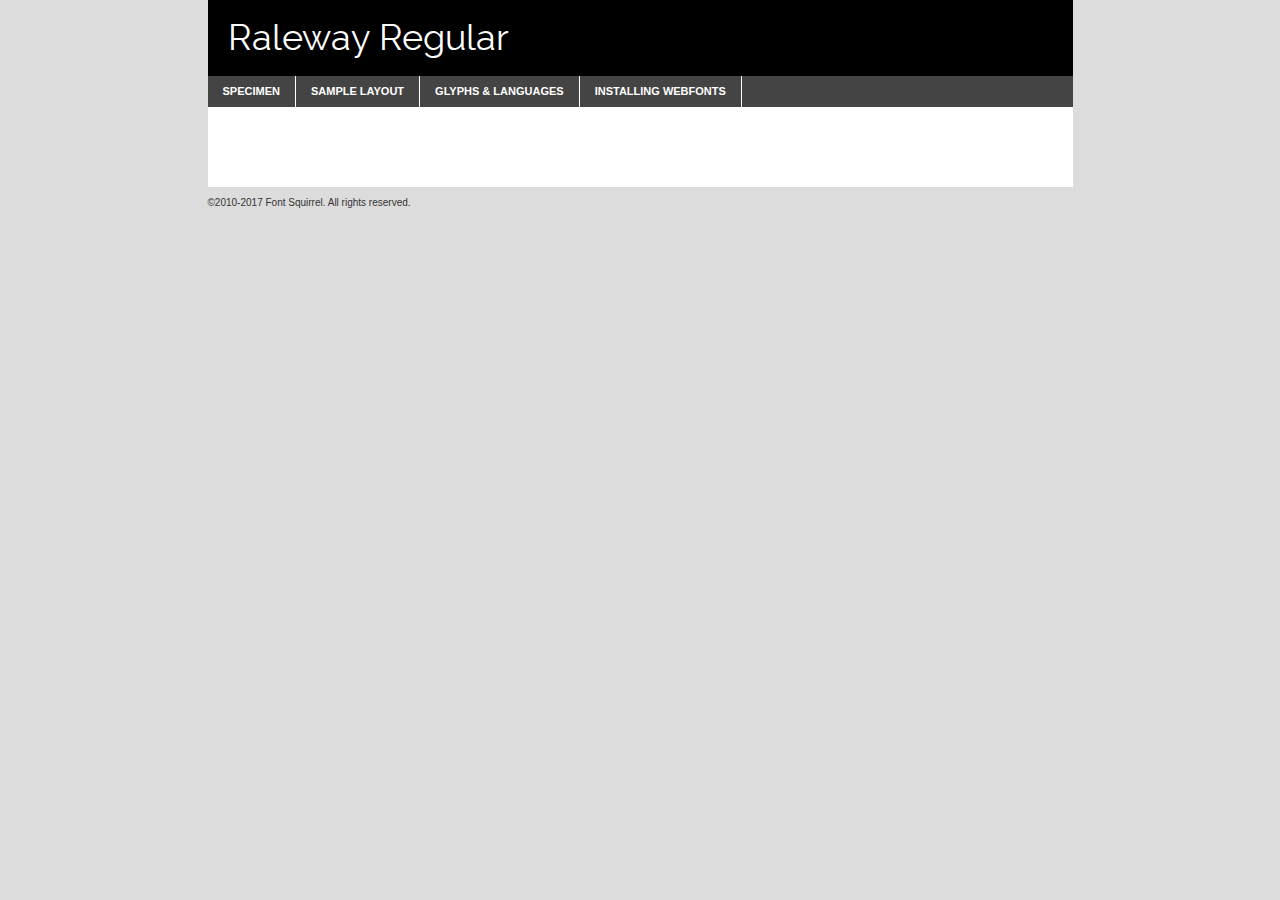
<file: static/fonts/raleway-bvpl-demo.html>
<!DOCTYPE html PUBLIC "-//W3C//DTD XHTML 1.0 Transitional//EN"
	"http://www.w3.org/TR/xhtml1/DTD/xhtml1-transitional.dtd">

<html xmlns="http://www.w3.org/1999/xhtml" xml:lang="en" lang="en">
<head>
	<meta http-equiv="Content-Type" content="text/html; charset=utf-8" />
	<script src="http://ajax.googleapis.com/ajax/libs/jquery/1.7.2/jquery.min.js" type="text/javascript" charset="utf-8"></script>
	<script type="text/javascript">
	(function($){$.fn.easyTabs=function(option){var param=jQuery.extend({fadeSpeed:"fast",defaultContent:1,activeClass:'active'},option);$(this).each(function(){var thisId="#"+this.id;if(param.defaultContent==''){param.defaultContent=1;}
	if(typeof param.defaultContent=="number")
	{var defaultTab=$(thisId+" .tabs li:eq("+(param.defaultContent-1)+") a").attr('href').substr(1);}else{var defaultTab=param.defaultContent;}
	$(thisId+" .tabs li a").each(function(){var tabToHide=$(this).attr('href').substr(1);$("#"+tabToHide).addClass('easytabs-tab-content');});hideAll();changeContent(defaultTab);function hideAll(){$(thisId+" .easytabs-tab-content").hide();}
	function changeContent(tabId){hideAll();$(thisId+" .tabs li").removeClass(param.activeClass);$(thisId+" .tabs li a[href=#"+tabId+"]").closest('li').addClass(param.activeClass);if(param.fadeSpeed!="none")
	{$(thisId+" #"+tabId).fadeIn(param.fadeSpeed);}else{$(thisId+" #"+tabId).show();}}
	$(thisId+" .tabs li").click(function(){var tabId=$(this).find('a').attr('href').substr(1);changeContent(tabId);return false;});});}})(jQuery);
	</script>
	<link rel="stylesheet" href="specimen_files/specimen_stylesheet.css" type="text/css" charset="utf-8" />
	<link rel="stylesheet" href="stylesheet.css" type="text/css" charset="utf-8" />

	<style type="text/css">
					body{
				font-family: 'ralewayregular';
							}
		</style>

	<title>Raleway Regular Specimen</title>
	
	
	<script type="text/javascript" charset="utf-8">
		$(document).ready(function() {
			$('#container').easyTabs({defaultContent:1});
		});
	</script>
</head>

<body>
<div id="container">
	<div id="header">
		Raleway Regular	</div>
	<ul class="tabs">
		<li><a href="#specimen">Specimen</a></li>
		<li><a href="#layout">Sample Layout</a></li>
				<li><a href="#glyphs">Glyphs &amp; Languages</a></li>
		<li><a href="#installing">Installing Webfonts</a></li>
		
	</ul>
	
	<div id="main_content">

		
			<div id="specimen">
		
				<div class="section">
					<div class="grid12 firstcol">
						<div class="huge">AaBb</div>
					</div>
				</div>
		
				<div class="section">
					<div class="glyph_range">A&#x200B;B&#x200b;C&#x200b;D&#x200b;E&#x200b;F&#x200b;G&#x200b;H&#x200b;I&#x200b;J&#x200b;K&#x200b;L&#x200b;M&#x200b;N&#x200b;O&#x200b;P&#x200b;Q&#x200b;R&#x200b;S&#x200b;T&#x200b;U&#x200b;V&#x200b;W&#x200b;X&#x200b;Y&#x200b;Z&#x200b;a&#x200b;b&#x200b;c&#x200b;d&#x200b;e&#x200b;f&#x200b;g&#x200b;h&#x200b;i&#x200b;j&#x200b;k&#x200b;l&#x200b;m&#x200b;n&#x200b;o&#x200b;p&#x200b;q&#x200b;r&#x200b;s&#x200b;t&#x200b;u&#x200b;v&#x200b;w&#x200b;x&#x200b;y&#x200b;z&#x200b;1&#x200b;2&#x200b;3&#x200b;4&#x200b;5&#x200b;6&#x200b;7&#x200b;8&#x200b;9&#x200b;0&#x200b;&amp;&#x200b;.&#x200b;,&#x200b;?&#x200b;!&#x200b;&#64;&#x200b;(&#x200b;)&#x200b;#&#x200b;$&#x200b;%&#x200b;*&#x200b;+&#x200b;-&#x200b;=&#x200b;:&#x200b;;</div>
				</div>
				<div class="section">
					<div class="grid12 firstcol">
						<table class="sample_table">
							<tr><td>10</td><td class="size10">abcdefghijklmnopqrstuvwxyzABCDEFGHIJKLMNOPQRSTUVWXYZ0123456789abcdefghijklmnopqrstuvwxyzABCDEFGHIJKLMNOPQRSTUVWXYZ0123456789abcdefghijklmnopqrstuvwxyzABCDEFGHIJKLMNOPQRSTUVWXYZ</td></tr>
							<tr><td>11</td><td class="size11">abcdefghijklmnopqrstuvwxyzABCDEFGHIJKLMNOPQRSTUVWXYZ0123456789abcdefghijklmnopqrstuvwxyzABCDEFGHIJKLMNOPQRSTUVWXYZ0123456789abcdefghijklmnopqrstuvwxyzABCDEFGHIJKLMNOPQRSTUVWXYZ</td></tr>
							<tr><td>12</td><td class="size12">abcdefghijklmnopqrstuvwxyzABCDEFGHIJKLMNOPQRSTUVWXYZ0123456789abcdefghijklmnopqrstuvwxyzABCDEFGHIJKLMNOPQRSTUVWXYZ0123456789abcdefghijklmnopqrstuvwxyzABCDEFGHIJKLMNOPQRSTUVWXYZ</td></tr>
							<tr><td>13</td><td class="size13">abcdefghijklmnopqrstuvwxyzABCDEFGHIJKLMNOPQRSTUVWXYZ0123456789abcdefghijklmnopqrstuvwxyzABCDEFGHIJKLMNOPQRSTUVWXYZ0123456789abcdefghijklmnopqrstuvwxyzABCDEFGHIJKLMNOPQRSTUVWXYZ</td></tr>
							<tr><td>14</td><td class="size14">abcdefghijklmnopqrstuvwxyzABCDEFGHIJKLMNOPQRSTUVWXYZ0123456789abcdefghijklmnopqrstuvwxyzABCDEFGHIJKLMNOPQRSTUVWXYZ0123456789abcdefghijklmnopqrstuvwxyzABCDEFGHIJKLMNOPQRSTUVWXYZ</td></tr>
							<tr><td>16</td><td class="size16">abcdefghijklmnopqrstuvwxyzABCDEFGHIJKLMNOPQRSTUVWXYZ0123456789abcdefghijklmnopqrstuvwxyzABCDEFGHIJKLMNOPQRSTUVWXYZ</td></tr>
							<tr><td>18</td><td class="size18">abcdefghijklmnopqrstuvwxyzABCDEFGHIJKLMNOPQRSTUVWXYZ0123456789abcdefghijklmnopqrstuvwxyzABCDEFGHIJKLMNOPQRSTUVWXYZ</td></tr>
							<tr><td>20</td><td class="size20">abcdefghijklmnopqrstuvwxyzABCDEFGHIJKLMNOPQRSTUVWXYZ0123456789abcdefghijklmnopqrstuvwxyzABCDEFGHIJKLMNOPQRSTUVWXYZ</td></tr>
							<tr><td>24</td><td class="size24">abcdefghijklmnopqrstuvwxyzABCDEFGHIJKLMNOPQRSTUVWXYZ0123456789abcdefghijklmnopqrstuvwxyzABCDEFGHIJKLMNOPQRSTUVWXYZ</td></tr>
							<tr><td>30</td><td class="size30">abcdefghijklmnopqrstuvwxyzABCDEFGHIJKLMNOPQRSTUVWXYZ0123456789abcdefghijklmnopqrstuvwxyzABCDEFGHIJKLMNOPQRSTUVWXYZ</td></tr>
							<tr><td>36</td><td class="size36">abcdefghijklmnopqrstuvwxyzABCDEFGHIJKLMNOPQRSTUVWXYZ0123456789abcdefghijklmnopqrstuvwxyzABCDEFGHIJKLMNOPQRSTUVWXYZ</td></tr>
							<tr><td>48</td><td class="size48">abcdefghijklmnopqrstuvwxyzABCDEFGHIJKLMNOPQRSTUVWXYZ0123456789abcdefghijklmnopqrstuvwxyzABCDEFGHIJKLMNOPQRSTUVWXYZ</td></tr>
							<tr><td>60</td><td class="size60">abcdefghijklmnopqrstuvwxyzABCDEFGHIJKLMNOPQRSTUVWXYZ0123456789abcdefghijklmnopqrstuvwxyzABCDEFGHIJKLMNOPQRSTUVWXYZ</td></tr>
							<tr><td>72</td><td class="size72">abcdefghijklmnopqrstuvwxyzABCDEFGHIJKLMNOPQRSTUVWXYZ0123456789abcdefghijklmnopqrstuvwxyzABCDEFGHIJKLMNOPQRSTUVWXYZ</td></tr>
							<tr><td>90</td><td class="size90">abcdefghijklmnopqrstuvwxyzABCDEFGHIJKLMNOPQRSTUVWXYZ0123456789abcdefghijklmnopqrstuvwxyzABCDEFGHIJKLMNOPQRSTUVWXYZ</td></tr>
						</table>
				
					</div>
			
				</div>
		
		
		
								<div class="section" id="bodycomparison">


										<div id="xheight">
				<div class="fontbody">&#x25FC;&#x25FC;&#x25FC;&#x25FC;&#x25FC;&#x25FC;&#x25FC;&#x25FC;&#x25FC;&#x25FC;&#x25FC;&#x25FC;&#x25FC;&#x25FC;&#x25FC;&#x25FC;&#x25FC;&#x25FC;&#x25FC;&#x25FC;&#x25FC;&#x25FC;&#x25FC;&#x25FC;&#x25FC;&#x25FC;&#x25FC;&#x25FC;&#x25FC;&#x25FC;&#x25FC;&#x25FC;&#x25FC;&#x25FC;&#x25FC;&#x25FC;&#x25FC;&#x25FC;&#x25FC;&#x25FC;&#x25FC;&#x25FC;&#x25FC;&#x25FC;&#x25FC;&#x25FC;&#x25FC;&#x25FC;&#x25FC;&#x25FC;&#x25FC;&#x25FC;&#x25FC;&#x25FC;&#x25FC;&#x25FC;&#x25FC;&#x25FC;&#x25FC;&#x25FC;&#x25FC;&#x25FC;&#x25FC;&#x25FC;&#x25FC;&#x25FC;&#x25FC;&#x25FC;&#x25FC;&#x25FC;&#x25FC;&#x25FC;&#x25FC;&#x25FC;&#x25FC;&#x25FC;&#x25FC;&#x25FC;&#x25FC;&#x25FC;&#x25FC;&#x25FC;&#x25FC;&#x25FC;&#x25FC;&#x25FC;&#x25FC;&#x25FC;&#x25FC;&#x25FC;&#x25FC;&#x25FC;&#x25FC;&#x25FC;&#x25FC;&#x25FC;&#x25FC;&#x25FC;&#x25FC;body</div><div class="arialbody">body</div><div class="verdanabody">body</div><div class="georgiabody">body</div></div>
										<div class="fontbody" style="z-index:1">
											body<span>Raleway Regular</span>
										</div>
										<div class="arialbody" style="z-index:1">
											body<span>Arial</span>
										</div>
										<div class="verdanabody" style="z-index:1">
											body<span>Verdana</span>
										</div>
										<div class="georgiabody" style="z-index:1">
											body<span>Georgia</span>
										</div>



								</div>
		
		
				<div class="section psample psample_row1" id="">
					
					<div class="grid2 firstcol">
						<p class="size10"><span>10.</span>Aenean lacinia bibendum nulla sed consectetur. Fusce dapibus, tellus ac cursus commodo, tortor mauris condimentum nibh, ut fermentum massa justo sit amet risus. Nullam id dolor id nibh ultricies vehicula ut id elit. Cum sociis natoque penatibus et magnis dis parturient montes, nascetur ridiculus mus. Nulla vitae elit libero, a pharetra augue.</p>
			
					</div>
					<div class="grid3">
						<p class="size11"><span>11.</span>Aenean lacinia bibendum nulla sed consectetur. Fusce dapibus, tellus ac cursus commodo, tortor mauris condimentum nibh, ut fermentum massa justo sit amet risus. Nullam id dolor id nibh ultricies vehicula ut id elit. Cum sociis natoque penatibus et magnis dis parturient montes, nascetur ridiculus mus. Nulla vitae elit libero, a pharetra augue.</p>
			
					</div>
					<div class="grid3">
						<p class="size12"><span>12.</span>Aenean lacinia bibendum nulla sed consectetur. Fusce dapibus, tellus ac cursus commodo, tortor mauris condimentum nibh, ut fermentum massa justo sit amet risus. Nullam id dolor id nibh ultricies vehicula ut id elit. Cum sociis natoque penatibus et magnis dis parturient montes, nascetur ridiculus mus. Nulla vitae elit libero, a pharetra augue.</p>
			
					</div>
					<div class="grid4">
						<p class="size13"><span>13.</span>Aenean lacinia bibendum nulla sed consectetur. Fusce dapibus, tellus ac cursus commodo, tortor mauris condimentum nibh, ut fermentum massa justo sit amet risus. Nullam id dolor id nibh ultricies vehicula ut id elit. Cum sociis natoque penatibus et magnis dis parturient montes, nascetur ridiculus mus. Nulla vitae elit libero, a pharetra augue.</p>
			
					</div>
					<div class="white_blend"></div>
					
				</div>
				<div class="section psample psample_row2" id="">
					<div class="grid3 firstcol">
						<p class="size14"><span>14.</span>Aenean lacinia bibendum nulla sed consectetur. Fusce dapibus, tellus ac cursus commodo, tortor mauris condimentum nibh, ut fermentum massa justo sit amet risus. Nullam id dolor id nibh ultricies vehicula ut id elit. Cum sociis natoque penatibus et magnis dis parturient montes, nascetur ridiculus mus. Nulla vitae elit libero, a pharetra augue.</p>
			
					</div>
					<div class="grid4">
						<p class="size16"><span>16.</span>Aenean lacinia bibendum nulla sed consectetur. Fusce dapibus, tellus ac cursus commodo, tortor mauris condimentum nibh, ut fermentum massa justo sit amet risus. Nullam id dolor id nibh ultricies vehicula ut id elit. Cum sociis natoque penatibus et magnis dis parturient montes, nascetur ridiculus mus. Nulla vitae elit libero, a pharetra augue.</p>
			
					</div>
					<div class="grid5">
						<p class="size18"><span>18.</span>Aenean lacinia bibendum nulla sed consectetur. Fusce dapibus, tellus ac cursus commodo, tortor mauris condimentum nibh, ut fermentum massa justo sit amet risus. Nullam id dolor id nibh ultricies vehicula ut id elit. Cum sociis natoque penatibus et magnis dis parturient montes, nascetur ridiculus mus. Nulla vitae elit libero, a pharetra augue.</p>
			
					</div>

					<div class="white_blend"></div>

				</div>
				
				<div class="section psample psample_row3" id="">
					<div class="grid5 firstcol">
						<p class="size20"><span>20.</span>Aenean lacinia bibendum nulla sed consectetur. Fusce dapibus, tellus ac cursus commodo, tortor mauris condimentum nibh, ut fermentum massa justo sit amet risus. Nullam id dolor id nibh ultricies vehicula ut id elit. Cum sociis natoque penatibus et magnis dis parturient montes, nascetur ridiculus mus. Nulla vitae elit libero, a pharetra augue.</p>
					</div>
					<div class="grid7">
						<p class="size24"><span>24.</span>Aenean lacinia bibendum nulla sed consectetur. Fusce dapibus, tellus ac cursus commodo, tortor mauris condimentum nibh, ut fermentum massa justo sit amet risus. Nullam id dolor id nibh ultricies vehicula ut id elit. Cum sociis natoque penatibus et magnis dis parturient montes, nascetur ridiculus mus. Nulla vitae elit libero, a pharetra augue.</p>
					</div>
					
					<div class="white_blend"></div>
					
				</div>
				
				<div class="section psample psample_row4" id="">
					<div class="grid12 firstcol">
						<p class="size30"><span>30.</span>Aenean lacinia bibendum nulla sed consectetur. Fusce dapibus, tellus ac cursus commodo, tortor mauris condimentum nibh, ut fermentum massa justo sit amet risus. Nullam id dolor id nibh ultricies vehicula ut id elit. Cum sociis natoque penatibus et magnis dis parturient montes, nascetur ridiculus mus. Nulla vitae elit libero, a pharetra augue.</p>
					</div>
					<div class="white_blend"></div>
					
				</div>
				
				
				
				<div class="section psample psample_row1 fullreverse">
					<div class="grid2 firstcol">
						<p class="size10"><span>10.</span>Aenean lacinia bibendum nulla sed consectetur. Fusce dapibus, tellus ac cursus commodo, tortor mauris condimentum nibh, ut fermentum massa justo sit amet risus. Nullam id dolor id nibh ultricies vehicula ut id elit. Cum sociis natoque penatibus et magnis dis parturient montes, nascetur ridiculus mus. Nulla vitae elit libero, a pharetra augue.</p>
			
					</div>
					<div class="grid3">
						<p class="size11"><span>11.</span>Aenean lacinia bibendum nulla sed consectetur. Fusce dapibus, tellus ac cursus commodo, tortor mauris condimentum nibh, ut fermentum massa justo sit amet risus. Nullam id dolor id nibh ultricies vehicula ut id elit. Cum sociis natoque penatibus et magnis dis parturient montes, nascetur ridiculus mus. Nulla vitae elit libero, a pharetra augue.</p>
			
					</div>
					<div class="grid3">
						<p class="size12"><span>12.</span>Aenean lacinia bibendum nulla sed consectetur. Fusce dapibus, tellus ac cursus commodo, tortor mauris condimentum nibh, ut fermentum massa justo sit amet risus. Nullam id dolor id nibh ultricies vehicula ut id elit. Cum sociis natoque penatibus et magnis dis parturient montes, nascetur ridiculus mus. Nulla vitae elit libero, a pharetra augue.</p>
			
					</div>
					<div class="grid4">
						<p class="size13"><span>13.</span>Aenean lacinia bibendum nulla sed consectetur. Fusce dapibus, tellus ac cursus commodo, tortor mauris condimentum nibh, ut fermentum massa justo sit amet risus. Nullam id dolor id nibh ultricies vehicula ut id elit. Cum sociis natoque penatibus et magnis dis parturient montes, nascetur ridiculus mus. Nulla vitae elit libero, a pharetra augue.</p>
			
					</div>
					<div class="black_blend"></div>
					
				</div>
				
				<div class="section psample psample_row2 fullreverse">
					<div class="grid3 firstcol">
						<p class="size14"><span>14.</span>Aenean lacinia bibendum nulla sed consectetur. Fusce dapibus, tellus ac cursus commodo, tortor mauris condimentum nibh, ut fermentum massa justo sit amet risus. Nullam id dolor id nibh ultricies vehicula ut id elit. Cum sociis natoque penatibus et magnis dis parturient montes, nascetur ridiculus mus. Nulla vitae elit libero, a pharetra augue.</p>
			
					</div>
					<div class="grid4">
						<p class="size16"><span>16.</span>Aenean lacinia bibendum nulla sed consectetur. Fusce dapibus, tellus ac cursus commodo, tortor mauris condimentum nibh, ut fermentum massa justo sit amet risus. Nullam id dolor id nibh ultricies vehicula ut id elit. Cum sociis natoque penatibus et magnis dis parturient montes, nascetur ridiculus mus. Nulla vitae elit libero, a pharetra augue.</p>
			
					</div>
					<div class="grid5">
						<p class="size18"><span>18.</span>Aenean lacinia bibendum nulla sed consectetur. Fusce dapibus, tellus ac cursus commodo, tortor mauris condimentum nibh, ut fermentum massa justo sit amet risus. Nullam id dolor id nibh ultricies vehicula ut id elit. Cum sociis natoque penatibus et magnis dis parturient montes, nascetur ridiculus mus. Nulla vitae elit libero, a pharetra augue.</p>
			
					</div>
					<div class="black_blend"></div>

				</div>
				
				<div class="section psample fullreverse psample_row3" id="">
					<div class="grid5 firstcol">
						<p class="size20"><span>20.</span>Aenean lacinia bibendum nulla sed consectetur. Fusce dapibus, tellus ac cursus commodo, tortor mauris condimentum nibh, ut fermentum massa justo sit amet risus. Nullam id dolor id nibh ultricies vehicula ut id elit. Cum sociis natoque penatibus et magnis dis parturient montes, nascetur ridiculus mus. Nulla vitae elit libero, a pharetra augue.</p>
					</div>
					<div class="grid7">
						<p class="size24"><span>24.</span>Aenean lacinia bibendum nulla sed consectetur. Fusce dapibus, tellus ac cursus commodo, tortor mauris condimentum nibh, ut fermentum massa justo sit amet risus. Nullam id dolor id nibh ultricies vehicula ut id elit. Cum sociis natoque penatibus et magnis dis parturient montes, nascetur ridiculus mus. Nulla vitae elit libero, a pharetra augue.</p>
					</div>
					
					<div class="black_blend"></div>
					
				</div>
				
				<div class="section psample fullreverse psample_row4" id="" style="border-bottom: 20px #000 solid;">
					<div class="grid12 firstcol">
						<p class="size30"><span>30.</span>Aenean lacinia bibendum nulla sed consectetur. Fusce dapibus, tellus ac cursus commodo, tortor mauris condimentum nibh, ut fermentum massa justo sit amet risus. Nullam id dolor id nibh ultricies vehicula ut id elit. Cum sociis natoque penatibus et magnis dis parturient montes, nascetur ridiculus mus. Nulla vitae elit libero, a pharetra augue.</p>
					</div>
					<div class="black_blend"></div>
					
				</div>
				
				
				
				
			</div>
			
			<div id="layout">
				
				<div class="section">
					
					<div class="grid12 firstcol">
						<h1>Lorem Ipsum Dolor</h1>
						<h2>Etiam porta sem malesuada magna mollis euismod</h2>
						
						<p class="byline">By <a href="#link">Aenean Lacinia</a></p>
					</div>
				</div>
				<div class="section">
					<div class="grid8 firstcol">
						<p class="large">Donec sed odio dui. Morbi leo risus, porta ac consectetur ac, vestibulum at eros. Fusce dapibus, tellus ac cursus commodo, tortor mauris condimentum nibh, ut fermentum massa justo sit amet risus. </p>

						
						<h3>Pellentesque ornare sem</h3>

						<p>Maecenas sed diam eget risus varius blandit sit amet non magna. Maecenas faucibus mollis interdum. Donec ullamcorper nulla non metus auctor fringilla. Nullam id dolor id nibh ultricies vehicula ut id elit. Nullam id dolor id nibh ultricies vehicula ut id elit. </p>

						<p>Aenean eu leo quam. Pellentesque ornare sem lacinia quam venenatis vestibulum. Lorem ipsum dolor sit amet, consectetur adipiscing elit. Cum sociis natoque penatibus et magnis dis parturient montes, nascetur ridiculus mus. </p>

						<p>Nulla vitae elit libero, a pharetra augue. Praesent commodo cursus magna, vel scelerisque nisl consectetur et. Aenean lacinia bibendum nulla sed consectetur. </p>

						<p>Nullam quis risus eget urna mollis ornare vel eu leo. Nullam quis risus eget urna mollis ornare vel eu leo. Maecenas sed diam eget risus varius blandit sit amet non magna. Donec ullamcorper nulla non metus auctor fringilla. </p>

						<h3>Cras mattis consectetur</h3>

						<p>Aenean eu leo quam. Pellentesque ornare sem lacinia quam venenatis vestibulum. Aenean lacinia bibendum nulla sed consectetur. Integer posuere erat a ante venenatis dapibus posuere velit aliquet. Cras mattis consectetur purus sit amet fermentum. </p>

						<p>Nullam id dolor id nibh ultricies vehicula ut id elit. Nullam quis risus eget urna mollis ornare vel eu leo. Cras mattis consectetur purus sit amet fermentum.</p>
					</div>
					
					<div class="grid4 sidebar">
						
						<div class="box reverse">
							<p class="last">Nullam quis risus eget urna mollis ornare vel eu leo. Donec ullamcorper nulla non metus auctor fringilla. Cras mattis consectetur purus sit amet fermentum. Sed posuere consectetur est at lobortis. Lorem ipsum dolor sit amet, consectetur adipiscing elit. </p>
						</div>
						
						<p class="caption">Maecenas sed diam eget risus varius.</p>

						<p>Vestibulum id ligula porta felis euismod semper. Integer posuere erat a ante venenatis dapibus posuere velit aliquet. Vestibulum id ligula porta felis euismod semper. Sed posuere consectetur est at lobortis. Maecenas sed diam eget risus varius blandit sit amet non magna. Fusce dapibus, tellus ac cursus commodo, tortor mauris condimentum nibh, ut fermentum massa justo sit amet risus. </p>

					

						<p>Duis mollis, est non commodo luctus, nisi erat porttitor ligula, eget lacinia odio sem nec elit. Aenean lacinia bibendum nulla sed consectetur. Vivamus sagittis lacus vel augue laoreet rutrum faucibus dolor auctor. Aenean lacinia bibendum nulla sed consectetur. Nullam quis risus eget urna mollis ornare vel eu leo. </p>

						<p>Praesent commodo cursus magna, vel scelerisque nisl consectetur et. Donec ullamcorper nulla non metus auctor fringilla. Maecenas faucibus mollis interdum. Fusce dapibus, tellus ac cursus commodo, tortor mauris condimentum nibh, ut fermentum massa justo sit amet risus. </p>

					</div>
				</div>
				
			</div>


			



		<div id="glyphs">
			<div class="section">
				<div class="grid12 firstcol">
			
				<h1>Language Support</h1>
				<p>The subset of Raleway Regular in this kit supports the following languages:<br />
			
					Dutch, English, Frisian, Italian, Malagasy, Alsatian, Arapaho, Arrernte, Bislama, Cebuano, Corsican, Fijian, French_creole, Gilbertese, Haitian_creole, Hmong, Hopi, Ibanag, Iloko_ilokano, Indonesian, Interglossa_glosa, Interlingua, Lojban, Lombard, Luxembourgeois, Norfolk_pitcairnese, Oromo, Potawatomi, Rhaeto-romance, Romansh, Rotokas, Seychelles_creole, Shona, Somali, Southern_ndebele, Swahili, Swati_swazi, Tok_pisin, Uyghur_latinized, Volapuk, Warlpiri, Xhosa, Yapese, Zulu, Latinbasic, Ubasic, Demo				</p>
				<h1>Glyph Chart</h1>
				<p>The subset of Raleway Regular in this kit includes all the glyphs listed below. Unicode entities are included above each glyph to help you insert individual characters into your layout.</p>
				<div id="glyph_chart">
			
																				 <div><p>&amp;#13;</p>&#13;</div>
																				 <div><p>&amp;#32;</p>&#32;</div>
																				 <div><p>&amp;#33;</p>&#33;</div>
																				 <div><p>&amp;#34;</p>&#34;</div>
																				 <div><p>&amp;#35;</p>&#35;</div>
																				 <div><p>&amp;#36;</p>&#36;</div>
																				 <div><p>&amp;#37;</p>&#37;</div>
																				 <div><p>&amp;#38;</p>&#38;</div>
																				 <div><p>&amp;#39;</p>&#39;</div>
																				 <div><p>&amp;#40;</p>&#40;</div>
																				 <div><p>&amp;#41;</p>&#41;</div>
																				 <div><p>&amp;#42;</p>&#42;</div>
																				 <div><p>&amp;#43;</p>&#43;</div>
																				 <div><p>&amp;#44;</p>&#44;</div>
																				 <div><p>&amp;#45;</p>&#45;</div>
																				 <div><p>&amp;#46;</p>&#46;</div>
																				 <div><p>&amp;#47;</p>&#47;</div>
																				 <div><p>&amp;#48;</p>&#48;</div>
																				 <div><p>&amp;#49;</p>&#49;</div>
																				 <div><p>&amp;#50;</p>&#50;</div>
																				 <div><p>&amp;#51;</p>&#51;</div>
																				 <div><p>&amp;#52;</p>&#52;</div>
																				 <div><p>&amp;#53;</p>&#53;</div>
																				 <div><p>&amp;#54;</p>&#54;</div>
																				 <div><p>&amp;#55;</p>&#55;</div>
																				 <div><p>&amp;#56;</p>&#56;</div>
																				 <div><p>&amp;#57;</p>&#57;</div>
																				 <div><p>&amp;#58;</p>&#58;</div>
																				 <div><p>&amp;#59;</p>&#59;</div>
																				 <div><p>&amp;#60;</p>&#60;</div>
																				 <div><p>&amp;#61;</p>&#61;</div>
																				 <div><p>&amp;#62;</p>&#62;</div>
																				 <div><p>&amp;#63;</p>&#63;</div>
																				 <div><p>&amp;#64;</p>&#64;</div>
																				 <div><p>&amp;#65;</p>&#65;</div>
																				 <div><p>&amp;#66;</p>&#66;</div>
																				 <div><p>&amp;#67;</p>&#67;</div>
																				 <div><p>&amp;#68;</p>&#68;</div>
																				 <div><p>&amp;#69;</p>&#69;</div>
																				 <div><p>&amp;#70;</p>&#70;</div>
																				 <div><p>&amp;#71;</p>&#71;</div>
																				 <div><p>&amp;#72;</p>&#72;</div>
																				 <div><p>&amp;#73;</p>&#73;</div>
																				 <div><p>&amp;#74;</p>&#74;</div>
																				 <div><p>&amp;#75;</p>&#75;</div>
																				 <div><p>&amp;#76;</p>&#76;</div>
																				 <div><p>&amp;#77;</p>&#77;</div>
																				 <div><p>&amp;#78;</p>&#78;</div>
																				 <div><p>&amp;#79;</p>&#79;</div>
																				 <div><p>&amp;#80;</p>&#80;</div>
																				 <div><p>&amp;#81;</p>&#81;</div>
																				 <div><p>&amp;#82;</p>&#82;</div>
																				 <div><p>&amp;#83;</p>&#83;</div>
																				 <div><p>&amp;#84;</p>&#84;</div>
																				 <div><p>&amp;#85;</p>&#85;</div>
																				 <div><p>&amp;#86;</p>&#86;</div>
																				 <div><p>&amp;#87;</p>&#87;</div>
																				 <div><p>&amp;#88;</p>&#88;</div>
																				 <div><p>&amp;#89;</p>&#89;</div>
																				 <div><p>&amp;#90;</p>&#90;</div>
																				 <div><p>&amp;#91;</p>&#91;</div>
																				 <div><p>&amp;#92;</p>&#92;</div>
																				 <div><p>&amp;#93;</p>&#93;</div>
																				 <div><p>&amp;#94;</p>&#94;</div>
																				 <div><p>&amp;#95;</p>&#95;</div>
																				 <div><p>&amp;#96;</p>&#96;</div>
																				 <div><p>&amp;#97;</p>&#97;</div>
																				 <div><p>&amp;#98;</p>&#98;</div>
																				 <div><p>&amp;#99;</p>&#99;</div>
																				 <div><p>&amp;#100;</p>&#100;</div>
																				 <div><p>&amp;#101;</p>&#101;</div>
																				 <div><p>&amp;#102;</p>&#102;</div>
																				 <div><p>&amp;#103;</p>&#103;</div>
																				 <div><p>&amp;#104;</p>&#104;</div>
																				 <div><p>&amp;#105;</p>&#105;</div>
																				 <div><p>&amp;#106;</p>&#106;</div>
																				 <div><p>&amp;#107;</p>&#107;</div>
																				 <div><p>&amp;#108;</p>&#108;</div>
																				 <div><p>&amp;#109;</p>&#109;</div>
																				 <div><p>&amp;#110;</p>&#110;</div>
																				 <div><p>&amp;#111;</p>&#111;</div>
																				 <div><p>&amp;#112;</p>&#112;</div>
																				 <div><p>&amp;#113;</p>&#113;</div>
																				 <div><p>&amp;#114;</p>&#114;</div>
																				 <div><p>&amp;#115;</p>&#115;</div>
																				 <div><p>&amp;#116;</p>&#116;</div>
																				 <div><p>&amp;#117;</p>&#117;</div>
																				 <div><p>&amp;#118;</p>&#118;</div>
																				 <div><p>&amp;#119;</p>&#119;</div>
																				 <div><p>&amp;#120;</p>&#120;</div>
																				 <div><p>&amp;#121;</p>&#121;</div>
																				 <div><p>&amp;#122;</p>&#122;</div>
																				 <div><p>&amp;#123;</p>&#123;</div>
																				 <div><p>&amp;#124;</p>&#124;</div>
																				 <div><p>&amp;#125;</p>&#125;</div>
																				 <div><p>&amp;#126;</p>&#126;</div>
																				 <div><p>&amp;#160;</p>&#160;</div>
																				 <div><p>&amp;#162;</p>&#162;</div>
																				 <div><p>&amp;#163;</p>&#163;</div>
																				 <div><p>&amp;#165;</p>&#165;</div>
																				 <div><p>&amp;#168;</p>&#168;</div>
																				 <div><p>&amp;#169;</p>&#169;</div>
																				 <div><p>&amp;#171;</p>&#171;</div>
																				 <div><p>&amp;#173;</p>&#173;</div>
																				 <div><p>&amp;#174;</p>&#174;</div>
																				 <div><p>&amp;#180;</p>&#180;</div>
																				 <div><p>&amp;#184;</p>&#184;</div>
																				 <div><p>&amp;#187;</p>&#187;</div>
																				 <div><p>&amp;#192;</p>&#192;</div>
																				 <div><p>&amp;#193;</p>&#193;</div>
																				 <div><p>&amp;#194;</p>&#194;</div>
																				 <div><p>&amp;#196;</p>&#196;</div>
																				 <div><p>&amp;#200;</p>&#200;</div>
																				 <div><p>&amp;#201;</p>&#201;</div>
																				 <div><p>&amp;#202;</p>&#202;</div>
																				 <div><p>&amp;#203;</p>&#203;</div>
																				 <div><p>&amp;#204;</p>&#204;</div>
																				 <div><p>&amp;#205;</p>&#205;</div>
																				 <div><p>&amp;#206;</p>&#206;</div>
																				 <div><p>&amp;#207;</p>&#207;</div>
																				 <div><p>&amp;#210;</p>&#210;</div>
																				 <div><p>&amp;#211;</p>&#211;</div>
																				 <div><p>&amp;#212;</p>&#212;</div>
																				 <div><p>&amp;#214;</p>&#214;</div>
																				 <div><p>&amp;#217;</p>&#217;</div>
																				 <div><p>&amp;#218;</p>&#218;</div>
																				 <div><p>&amp;#219;</p>&#219;</div>
																				 <div><p>&amp;#220;</p>&#220;</div>
																				 <div><p>&amp;#221;</p>&#221;</div>
																				 <div><p>&amp;#224;</p>&#224;</div>
																				 <div><p>&amp;#226;</p>&#226;</div>
																				 <div><p>&amp;#228;</p>&#228;</div>
																				 <div><p>&amp;#232;</p>&#232;</div>
																				 <div><p>&amp;#233;</p>&#233;</div>
																				 <div><p>&amp;#234;</p>&#234;</div>
																				 <div><p>&amp;#235;</p>&#235;</div>
																				 <div><p>&amp;#236;</p>&#236;</div>
																				 <div><p>&amp;#237;</p>&#237;</div>
																				 <div><p>&amp;#238;</p>&#238;</div>
																				 <div><p>&amp;#239;</p>&#239;</div>
																				 <div><p>&amp;#242;</p>&#242;</div>
																				 <div><p>&amp;#243;</p>&#243;</div>
																				 <div><p>&amp;#244;</p>&#244;</div>
																				 <div><p>&amp;#246;</p>&#246;</div>
																				 <div><p>&amp;#249;</p>&#249;</div>
																				 <div><p>&amp;#250;</p>&#250;</div>
																				 <div><p>&amp;#251;</p>&#251;</div>
																				 <div><p>&amp;#252;</p>&#252;</div>
																				 <div><p>&amp;#253;</p>&#253;</div>
																				 <div><p>&amp;#255;</p>&#255;</div>
																				 <div><p>&amp;#376;</p>&#376;</div>
																				 <div><p>&amp;#710;</p>&#710;</div>
																				 <div><p>&amp;#730;</p>&#730;</div>
																				 <div><p>&amp;#732;</p>&#732;</div>
																				 <div><p>&amp;#8192;</p>&#8192;</div>
																				 <div><p>&amp;#8193;</p>&#8193;</div>
																				 <div><p>&amp;#8194;</p>&#8194;</div>
																				 <div><p>&amp;#8195;</p>&#8195;</div>
																				 <div><p>&amp;#8196;</p>&#8196;</div>
																				 <div><p>&amp;#8197;</p>&#8197;</div>
																				 <div><p>&amp;#8198;</p>&#8198;</div>
																				 <div><p>&amp;#8199;</p>&#8199;</div>
																				 <div><p>&amp;#8200;</p>&#8200;</div>
																				 <div><p>&amp;#8201;</p>&#8201;</div>
																				 <div><p>&amp;#8202;</p>&#8202;</div>
																				 <div><p>&amp;#8208;</p>&#8208;</div>
																				 <div><p>&amp;#8209;</p>&#8209;</div>
																				 <div><p>&amp;#8210;</p>&#8210;</div>
																				 <div><p>&amp;#8211;</p>&#8211;</div>
																				 <div><p>&amp;#8212;</p>&#8212;</div>
																				 <div><p>&amp;#8216;</p>&#8216;</div>
																				 <div><p>&amp;#8217;</p>&#8217;</div>
																				 <div><p>&amp;#8218;</p>&#8218;</div>
																				 <div><p>&amp;#8220;</p>&#8220;</div>
																				 <div><p>&amp;#8221;</p>&#8221;</div>
																				 <div><p>&amp;#8222;</p>&#8222;</div>
																				 <div><p>&amp;#8226;</p>&#8226;</div>
																				 <div><p>&amp;#8230;</p>&#8230;</div>
																				 <div><p>&amp;#8239;</p>&#8239;</div>
																				 <div><p>&amp;#8249;</p>&#8249;</div>
																				 <div><p>&amp;#8250;</p>&#8250;</div>
																				 <div><p>&amp;#8287;</p>&#8287;</div>
																				 <div><p>&amp;#8364;</p>&#8364;</div>
																				 <div><p>&amp;#8482;</p>&#8482;</div>
																				 <div><p>&amp;#9724;</p>&#9724;</div>
																																						</div>	
				</div>
		
		
			</div>
		</div>
		
		
		<div id="specs">
			
		</div>
	
		<div id="installing">
			<div class="section">
				<div class="grid7 firstcol">
					<h1>Installing Webfonts</h1>
					
					<p>Webfonts are supported by all major browser platforms but not all in the same way. There are currently four different font formats that must be included in order to target all browsers. This includes TTF, WOFF, EOT and SVG.</p>
					
					<h2>1. Upload your webfonts</h2>
					<p>You must upload your webfont kit to your website. They should be in or near the same directory as your CSS files.</p>
					
					<h2>2. Include the webfont stylesheet</h2>
					<p>A special CSS @font-face declaration helps the various browsers select the appropriate font it needs without causing you a bunch of headaches. Learn more about this syntax by reading the <a href="https://www.fontspring.com/blog/further-hardening-of-the-bulletproof-syntax">Fontspring blog post</a> about it. The code for it is as follows:</p>


<code>
@font-face{ 
	font-family: 'MyWebFont';
	src: url('WebFont.eot');
	src: url('WebFont.eot?#iefix') format('embedded-opentype'),
	     url('WebFont.woff') format('woff'),
	     url('WebFont.ttf') format('truetype'),
	     url('WebFont.svg#webfont') format('svg');
}
</code>

	<p>We've already gone ahead and generated the code for you. All you have to do is link to the stylesheet in your HTML, like this:</p>
	<code>&lt;link rel=&quot;stylesheet&quot; href=&quot;stylesheet.css&quot; type=&quot;text/css&quot; charset=&quot;utf-8&quot; /&gt;</code>

					<h2>3. Modify your own stylesheet</h2>
					<p>To take advantage of your new fonts, you must tell your stylesheet to use them. Look at the original @font-face declaration above and find the property called "font-family." The name linked there will be what you use to reference the font. Prepend that webfont name to the font stack in the "font-family" property, inside the selector you want to change. For example:</p>
<code>p { font-family: 'WebFont', Arial, sans-serif; }</code>

<h2>4. Test</h2>
<p>Getting webfonts to work cross-browser <em>can</em> be tricky. Use the information in the sidebar to help you if you find that fonts aren't loading in a particular browser.</p>
				</div>
				
				<div class="grid5 sidebar">
					<div class="box">
						<h2>Troubleshooting<br />Font-Face Problems</h2>
						<p>Having trouble getting your webfonts to load in your new website? Here are some tips to sort out what might be the problem.</p>

						<h3>Fonts not showing in any browser</h3>

						<p>This sounds like you need to work on the plumbing. You either did not upload the fonts to the correct directory, or you did not link the fonts properly in the CSS. If you've confirmed that all this is correct and you still have a problem, take a look at your .htaccess file and see if requests are getting intercepted.</p>

						<h3>Fonts not loading in iPhone or iPad</h3>

						<p>The most common problem here is that you are serving the fonts from an IIS server. IIS refuses to serve files that have unknown MIME types. If that is the case, you must set the MIME type for SVG to "image/svg+xml" in the server settings. Follow these instructions from Microsoft if you need help.</p>

						<h3>Fonts not loading in Firefox</h3>

						<p>The primary reason for this failure? You are still using a version Firefox older than 3.5. So upgrade already! If that isn't it, then you are very likely serving fonts from a different domain. Firefox requires that all font assets be served from the same domain. Lastly it is possible that you need to add WOFF to your list of MIME types (if you are serving via IIS.)</p>

						<h3>Fonts not loading in IE</h3>

						<p>Are you looking at Internet Explorer on an actual Windows machine or are you cheating by using a service like Adobe BrowserLab? Many of these screenshot services do not render @font-face for IE. Best to test it on a real machine.</p>

						<h3>Fonts not loading in IE9</h3>

						<p>IE9, like Firefox, requires that fonts be served from the same domain as the website. Make sure that is the case.</p>
					</div>
				</div>
			</div>
			
		</div>
	
	</div>
	<div id="footer">
		<p>&copy;2010-2017 Font Squirrel. All rights reserved.</p>
	</div>
</div>
</body>
</html>
</file>
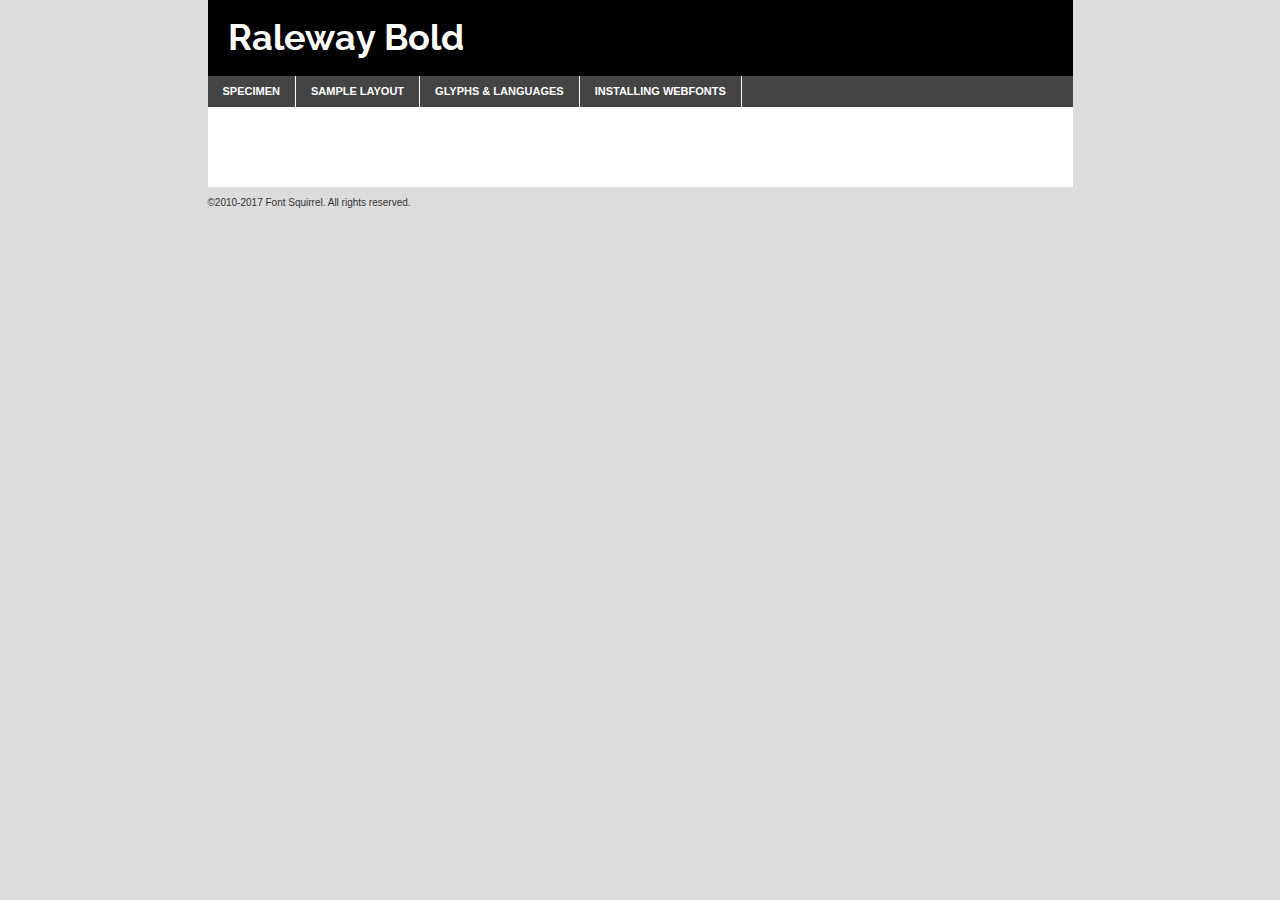
<file: static/fonts/ralewaybold-rxy9-demo.html>
<!DOCTYPE html PUBLIC "-//W3C//DTD XHTML 1.0 Transitional//EN"
	"http://www.w3.org/TR/xhtml1/DTD/xhtml1-transitional.dtd">

<html xmlns="http://www.w3.org/1999/xhtml" xml:lang="en" lang="en">
<head>
	<meta http-equiv="Content-Type" content="text/html; charset=utf-8" />
	<script src="http://ajax.googleapis.com/ajax/libs/jquery/1.7.2/jquery.min.js" type="text/javascript" charset="utf-8"></script>
	<script type="text/javascript">
	(function($){$.fn.easyTabs=function(option){var param=jQuery.extend({fadeSpeed:"fast",defaultContent:1,activeClass:'active'},option);$(this).each(function(){var thisId="#"+this.id;if(param.defaultContent==''){param.defaultContent=1;}
	if(typeof param.defaultContent=="number")
	{var defaultTab=$(thisId+" .tabs li:eq("+(param.defaultContent-1)+") a").attr('href').substr(1);}else{var defaultTab=param.defaultContent;}
	$(thisId+" .tabs li a").each(function(){var tabToHide=$(this).attr('href').substr(1);$("#"+tabToHide).addClass('easytabs-tab-content');});hideAll();changeContent(defaultTab);function hideAll(){$(thisId+" .easytabs-tab-content").hide();}
	function changeContent(tabId){hideAll();$(thisId+" .tabs li").removeClass(param.activeClass);$(thisId+" .tabs li a[href=#"+tabId+"]").closest('li').addClass(param.activeClass);if(param.fadeSpeed!="none")
	{$(thisId+" #"+tabId).fadeIn(param.fadeSpeed);}else{$(thisId+" #"+tabId).show();}}
	$(thisId+" .tabs li").click(function(){var tabId=$(this).find('a').attr('href').substr(1);changeContent(tabId);return false;});});}})(jQuery);
	</script>
	<link rel="stylesheet" href="specimen_files/specimen_stylesheet.css" type="text/css" charset="utf-8" />
	<link rel="stylesheet" href="stylesheet.css" type="text/css" charset="utf-8" />

	<style type="text/css">
					body{
				font-family: 'ralewaybold';
							}
		</style>

	<title>Raleway Bold Specimen</title>
	
	
	<script type="text/javascript" charset="utf-8">
		$(document).ready(function() {
			$('#container').easyTabs({defaultContent:1});
		});
	</script>
</head>

<body>
<div id="container">
	<div id="header">
		Raleway Bold	</div>
	<ul class="tabs">
		<li><a href="#specimen">Specimen</a></li>
		<li><a href="#layout">Sample Layout</a></li>
				<li><a href="#glyphs">Glyphs &amp; Languages</a></li>
		<li><a href="#installing">Installing Webfonts</a></li>
		
	</ul>
	
	<div id="main_content">

		
			<div id="specimen">
		
				<div class="section">
					<div class="grid12 firstcol">
						<div class="huge">AaBb</div>
					</div>
				</div>
		
				<div class="section">
					<div class="glyph_range">A&#x200B;B&#x200b;C&#x200b;D&#x200b;E&#x200b;F&#x200b;G&#x200b;H&#x200b;I&#x200b;J&#x200b;K&#x200b;L&#x200b;M&#x200b;N&#x200b;O&#x200b;P&#x200b;Q&#x200b;R&#x200b;S&#x200b;T&#x200b;U&#x200b;V&#x200b;W&#x200b;X&#x200b;Y&#x200b;Z&#x200b;a&#x200b;b&#x200b;c&#x200b;d&#x200b;e&#x200b;f&#x200b;g&#x200b;h&#x200b;i&#x200b;j&#x200b;k&#x200b;l&#x200b;m&#x200b;n&#x200b;o&#x200b;p&#x200b;q&#x200b;r&#x200b;s&#x200b;t&#x200b;u&#x200b;v&#x200b;w&#x200b;x&#x200b;y&#x200b;z&#x200b;1&#x200b;2&#x200b;3&#x200b;4&#x200b;5&#x200b;6&#x200b;7&#x200b;8&#x200b;9&#x200b;0&#x200b;&amp;&#x200b;.&#x200b;,&#x200b;?&#x200b;!&#x200b;&#64;&#x200b;(&#x200b;)&#x200b;#&#x200b;$&#x200b;%&#x200b;*&#x200b;+&#x200b;-&#x200b;=&#x200b;:&#x200b;;</div>
				</div>
				<div class="section">
					<div class="grid12 firstcol">
						<table class="sample_table">
							<tr><td>10</td><td class="size10">abcdefghijklmnopqrstuvwxyzABCDEFGHIJKLMNOPQRSTUVWXYZ0123456789abcdefghijklmnopqrstuvwxyzABCDEFGHIJKLMNOPQRSTUVWXYZ0123456789abcdefghijklmnopqrstuvwxyzABCDEFGHIJKLMNOPQRSTUVWXYZ</td></tr>
							<tr><td>11</td><td class="size11">abcdefghijklmnopqrstuvwxyzABCDEFGHIJKLMNOPQRSTUVWXYZ0123456789abcdefghijklmnopqrstuvwxyzABCDEFGHIJKLMNOPQRSTUVWXYZ0123456789abcdefghijklmnopqrstuvwxyzABCDEFGHIJKLMNOPQRSTUVWXYZ</td></tr>
							<tr><td>12</td><td class="size12">abcdefghijklmnopqrstuvwxyzABCDEFGHIJKLMNOPQRSTUVWXYZ0123456789abcdefghijklmnopqrstuvwxyzABCDEFGHIJKLMNOPQRSTUVWXYZ0123456789abcdefghijklmnopqrstuvwxyzABCDEFGHIJKLMNOPQRSTUVWXYZ</td></tr>
							<tr><td>13</td><td class="size13">abcdefghijklmnopqrstuvwxyzABCDEFGHIJKLMNOPQRSTUVWXYZ0123456789abcdefghijklmnopqrstuvwxyzABCDEFGHIJKLMNOPQRSTUVWXYZ0123456789abcdefghijklmnopqrstuvwxyzABCDEFGHIJKLMNOPQRSTUVWXYZ</td></tr>
							<tr><td>14</td><td class="size14">abcdefghijklmnopqrstuvwxyzABCDEFGHIJKLMNOPQRSTUVWXYZ0123456789abcdefghijklmnopqrstuvwxyzABCDEFGHIJKLMNOPQRSTUVWXYZ0123456789abcdefghijklmnopqrstuvwxyzABCDEFGHIJKLMNOPQRSTUVWXYZ</td></tr>
							<tr><td>16</td><td class="size16">abcdefghijklmnopqrstuvwxyzABCDEFGHIJKLMNOPQRSTUVWXYZ0123456789abcdefghijklmnopqrstuvwxyzABCDEFGHIJKLMNOPQRSTUVWXYZ</td></tr>
							<tr><td>18</td><td class="size18">abcdefghijklmnopqrstuvwxyzABCDEFGHIJKLMNOPQRSTUVWXYZ0123456789abcdefghijklmnopqrstuvwxyzABCDEFGHIJKLMNOPQRSTUVWXYZ</td></tr>
							<tr><td>20</td><td class="size20">abcdefghijklmnopqrstuvwxyzABCDEFGHIJKLMNOPQRSTUVWXYZ0123456789abcdefghijklmnopqrstuvwxyzABCDEFGHIJKLMNOPQRSTUVWXYZ</td></tr>
							<tr><td>24</td><td class="size24">abcdefghijklmnopqrstuvwxyzABCDEFGHIJKLMNOPQRSTUVWXYZ0123456789abcdefghijklmnopqrstuvwxyzABCDEFGHIJKLMNOPQRSTUVWXYZ</td></tr>
							<tr><td>30</td><td class="size30">abcdefghijklmnopqrstuvwxyzABCDEFGHIJKLMNOPQRSTUVWXYZ0123456789abcdefghijklmnopqrstuvwxyzABCDEFGHIJKLMNOPQRSTUVWXYZ</td></tr>
							<tr><td>36</td><td class="size36">abcdefghijklmnopqrstuvwxyzABCDEFGHIJKLMNOPQRSTUVWXYZ0123456789abcdefghijklmnopqrstuvwxyzABCDEFGHIJKLMNOPQRSTUVWXYZ</td></tr>
							<tr><td>48</td><td class="size48">abcdefghijklmnopqrstuvwxyzABCDEFGHIJKLMNOPQRSTUVWXYZ0123456789abcdefghijklmnopqrstuvwxyzABCDEFGHIJKLMNOPQRSTUVWXYZ</td></tr>
							<tr><td>60</td><td class="size60">abcdefghijklmnopqrstuvwxyzABCDEFGHIJKLMNOPQRSTUVWXYZ0123456789abcdefghijklmnopqrstuvwxyzABCDEFGHIJKLMNOPQRSTUVWXYZ</td></tr>
							<tr><td>72</td><td class="size72">abcdefghijklmnopqrstuvwxyzABCDEFGHIJKLMNOPQRSTUVWXYZ0123456789abcdefghijklmnopqrstuvwxyzABCDEFGHIJKLMNOPQRSTUVWXYZ</td></tr>
							<tr><td>90</td><td class="size90">abcdefghijklmnopqrstuvwxyzABCDEFGHIJKLMNOPQRSTUVWXYZ0123456789abcdefghijklmnopqrstuvwxyzABCDEFGHIJKLMNOPQRSTUVWXYZ</td></tr>
						</table>
				
					</div>
			
				</div>
		
		
		
								<div class="section" id="bodycomparison">


										<div id="xheight">
				<div class="fontbody">&#x25FC;&#x25FC;&#x25FC;&#x25FC;&#x25FC;&#x25FC;&#x25FC;&#x25FC;&#x25FC;&#x25FC;&#x25FC;&#x25FC;&#x25FC;&#x25FC;&#x25FC;&#x25FC;&#x25FC;&#x25FC;&#x25FC;&#x25FC;&#x25FC;&#x25FC;&#x25FC;&#x25FC;&#x25FC;&#x25FC;&#x25FC;&#x25FC;&#x25FC;&#x25FC;&#x25FC;&#x25FC;&#x25FC;&#x25FC;&#x25FC;&#x25FC;&#x25FC;&#x25FC;&#x25FC;&#x25FC;&#x25FC;&#x25FC;&#x25FC;&#x25FC;&#x25FC;&#x25FC;&#x25FC;&#x25FC;&#x25FC;&#x25FC;&#x25FC;&#x25FC;&#x25FC;&#x25FC;&#x25FC;&#x25FC;&#x25FC;&#x25FC;&#x25FC;&#x25FC;&#x25FC;&#x25FC;&#x25FC;&#x25FC;&#x25FC;&#x25FC;&#x25FC;&#x25FC;&#x25FC;&#x25FC;&#x25FC;&#x25FC;&#x25FC;&#x25FC;&#x25FC;&#x25FC;&#x25FC;&#x25FC;&#x25FC;&#x25FC;&#x25FC;&#x25FC;&#x25FC;&#x25FC;&#x25FC;&#x25FC;&#x25FC;&#x25FC;&#x25FC;&#x25FC;&#x25FC;&#x25FC;&#x25FC;&#x25FC;&#x25FC;&#x25FC;&#x25FC;&#x25FC;&#x25FC;body</div><div class="arialbody">body</div><div class="verdanabody">body</div><div class="georgiabody">body</div></div>
										<div class="fontbody" style="z-index:1">
											body<span>Raleway Bold</span>
										</div>
										<div class="arialbody" style="z-index:1">
											body<span>Arial</span>
										</div>
										<div class="verdanabody" style="z-index:1">
											body<span>Verdana</span>
										</div>
										<div class="georgiabody" style="z-index:1">
											body<span>Georgia</span>
										</div>



								</div>
		
		
				<div class="section psample psample_row1" id="">
					
					<div class="grid2 firstcol">
						<p class="size10"><span>10.</span>Aenean lacinia bibendum nulla sed consectetur. Fusce dapibus, tellus ac cursus commodo, tortor mauris condimentum nibh, ut fermentum massa justo sit amet risus. Nullam id dolor id nibh ultricies vehicula ut id elit. Cum sociis natoque penatibus et magnis dis parturient montes, nascetur ridiculus mus. Nulla vitae elit libero, a pharetra augue.</p>
			
					</div>
					<div class="grid3">
						<p class="size11"><span>11.</span>Aenean lacinia bibendum nulla sed consectetur. Fusce dapibus, tellus ac cursus commodo, tortor mauris condimentum nibh, ut fermentum massa justo sit amet risus. Nullam id dolor id nibh ultricies vehicula ut id elit. Cum sociis natoque penatibus et magnis dis parturient montes, nascetur ridiculus mus. Nulla vitae elit libero, a pharetra augue.</p>
			
					</div>
					<div class="grid3">
						<p class="size12"><span>12.</span>Aenean lacinia bibendum nulla sed consectetur. Fusce dapibus, tellus ac cursus commodo, tortor mauris condimentum nibh, ut fermentum massa justo sit amet risus. Nullam id dolor id nibh ultricies vehicula ut id elit. Cum sociis natoque penatibus et magnis dis parturient montes, nascetur ridiculus mus. Nulla vitae elit libero, a pharetra augue.</p>
			
					</div>
					<div class="grid4">
						<p class="size13"><span>13.</span>Aenean lacinia bibendum nulla sed consectetur. Fusce dapibus, tellus ac cursus commodo, tortor mauris condimentum nibh, ut fermentum massa justo sit amet risus. Nullam id dolor id nibh ultricies vehicula ut id elit. Cum sociis natoque penatibus et magnis dis parturient montes, nascetur ridiculus mus. Nulla vitae elit libero, a pharetra augue.</p>
			
					</div>
					<div class="white_blend"></div>
					
				</div>
				<div class="section psample psample_row2" id="">
					<div class="grid3 firstcol">
						<p class="size14"><span>14.</span>Aenean lacinia bibendum nulla sed consectetur. Fusce dapibus, tellus ac cursus commodo, tortor mauris condimentum nibh, ut fermentum massa justo sit amet risus. Nullam id dolor id nibh ultricies vehicula ut id elit. Cum sociis natoque penatibus et magnis dis parturient montes, nascetur ridiculus mus. Nulla vitae elit libero, a pharetra augue.</p>
			
					</div>
					<div class="grid4">
						<p class="size16"><span>16.</span>Aenean lacinia bibendum nulla sed consectetur. Fusce dapibus, tellus ac cursus commodo, tortor mauris condimentum nibh, ut fermentum massa justo sit amet risus. Nullam id dolor id nibh ultricies vehicula ut id elit. Cum sociis natoque penatibus et magnis dis parturient montes, nascetur ridiculus mus. Nulla vitae elit libero, a pharetra augue.</p>
			
					</div>
					<div class="grid5">
						<p class="size18"><span>18.</span>Aenean lacinia bibendum nulla sed consectetur. Fusce dapibus, tellus ac cursus commodo, tortor mauris condimentum nibh, ut fermentum massa justo sit amet risus. Nullam id dolor id nibh ultricies vehicula ut id elit. Cum sociis natoque penatibus et magnis dis parturient montes, nascetur ridiculus mus. Nulla vitae elit libero, a pharetra augue.</p>
			
					</div>

					<div class="white_blend"></div>

				</div>
				
				<div class="section psample psample_row3" id="">
					<div class="grid5 firstcol">
						<p class="size20"><span>20.</span>Aenean lacinia bibendum nulla sed consectetur. Fusce dapibus, tellus ac cursus commodo, tortor mauris condimentum nibh, ut fermentum massa justo sit amet risus. Nullam id dolor id nibh ultricies vehicula ut id elit. Cum sociis natoque penatibus et magnis dis parturient montes, nascetur ridiculus mus. Nulla vitae elit libero, a pharetra augue.</p>
					</div>
					<div class="grid7">
						<p class="size24"><span>24.</span>Aenean lacinia bibendum nulla sed consectetur. Fusce dapibus, tellus ac cursus commodo, tortor mauris condimentum nibh, ut fermentum massa justo sit amet risus. Nullam id dolor id nibh ultricies vehicula ut id elit. Cum sociis natoque penatibus et magnis dis parturient montes, nascetur ridiculus mus. Nulla vitae elit libero, a pharetra augue.</p>
					</div>
					
					<div class="white_blend"></div>
					
				</div>
				
				<div class="section psample psample_row4" id="">
					<div class="grid12 firstcol">
						<p class="size30"><span>30.</span>Aenean lacinia bibendum nulla sed consectetur. Fusce dapibus, tellus ac cursus commodo, tortor mauris condimentum nibh, ut fermentum massa justo sit amet risus. Nullam id dolor id nibh ultricies vehicula ut id elit. Cum sociis natoque penatibus et magnis dis parturient montes, nascetur ridiculus mus. Nulla vitae elit libero, a pharetra augue.</p>
					</div>
					<div class="white_blend"></div>
					
				</div>
				
				
				
				<div class="section psample psample_row1 fullreverse">
					<div class="grid2 firstcol">
						<p class="size10"><span>10.</span>Aenean lacinia bibendum nulla sed consectetur. Fusce dapibus, tellus ac cursus commodo, tortor mauris condimentum nibh, ut fermentum massa justo sit amet risus. Nullam id dolor id nibh ultricies vehicula ut id elit. Cum sociis natoque penatibus et magnis dis parturient montes, nascetur ridiculus mus. Nulla vitae elit libero, a pharetra augue.</p>
			
					</div>
					<div class="grid3">
						<p class="size11"><span>11.</span>Aenean lacinia bibendum nulla sed consectetur. Fusce dapibus, tellus ac cursus commodo, tortor mauris condimentum nibh, ut fermentum massa justo sit amet risus. Nullam id dolor id nibh ultricies vehicula ut id elit. Cum sociis natoque penatibus et magnis dis parturient montes, nascetur ridiculus mus. Nulla vitae elit libero, a pharetra augue.</p>
			
					</div>
					<div class="grid3">
						<p class="size12"><span>12.</span>Aenean lacinia bibendum nulla sed consectetur. Fusce dapibus, tellus ac cursus commodo, tortor mauris condimentum nibh, ut fermentum massa justo sit amet risus. Nullam id dolor id nibh ultricies vehicula ut id elit. Cum sociis natoque penatibus et magnis dis parturient montes, nascetur ridiculus mus. Nulla vitae elit libero, a pharetra augue.</p>
			
					</div>
					<div class="grid4">
						<p class="size13"><span>13.</span>Aenean lacinia bibendum nulla sed consectetur. Fusce dapibus, tellus ac cursus commodo, tortor mauris condimentum nibh, ut fermentum massa justo sit amet risus. Nullam id dolor id nibh ultricies vehicula ut id elit. Cum sociis natoque penatibus et magnis dis parturient montes, nascetur ridiculus mus. Nulla vitae elit libero, a pharetra augue.</p>
			
					</div>
					<div class="black_blend"></div>
					
				</div>
				
				<div class="section psample psample_row2 fullreverse">
					<div class="grid3 firstcol">
						<p class="size14"><span>14.</span>Aenean lacinia bibendum nulla sed consectetur. Fusce dapibus, tellus ac cursus commodo, tortor mauris condimentum nibh, ut fermentum massa justo sit amet risus. Nullam id dolor id nibh ultricies vehicula ut id elit. Cum sociis natoque penatibus et magnis dis parturient montes, nascetur ridiculus mus. Nulla vitae elit libero, a pharetra augue.</p>
			
					</div>
					<div class="grid4">
						<p class="size16"><span>16.</span>Aenean lacinia bibendum nulla sed consectetur. Fusce dapibus, tellus ac cursus commodo, tortor mauris condimentum nibh, ut fermentum massa justo sit amet risus. Nullam id dolor id nibh ultricies vehicula ut id elit. Cum sociis natoque penatibus et magnis dis parturient montes, nascetur ridiculus mus. Nulla vitae elit libero, a pharetra augue.</p>
			
					</div>
					<div class="grid5">
						<p class="size18"><span>18.</span>Aenean lacinia bibendum nulla sed consectetur. Fusce dapibus, tellus ac cursus commodo, tortor mauris condimentum nibh, ut fermentum massa justo sit amet risus. Nullam id dolor id nibh ultricies vehicula ut id elit. Cum sociis natoque penatibus et magnis dis parturient montes, nascetur ridiculus mus. Nulla vitae elit libero, a pharetra augue.</p>
			
					</div>
					<div class="black_blend"></div>

				</div>
				
				<div class="section psample fullreverse psample_row3" id="">
					<div class="grid5 firstcol">
						<p class="size20"><span>20.</span>Aenean lacinia bibendum nulla sed consectetur. Fusce dapibus, tellus ac cursus commodo, tortor mauris condimentum nibh, ut fermentum massa justo sit amet risus. Nullam id dolor id nibh ultricies vehicula ut id elit. Cum sociis natoque penatibus et magnis dis parturient montes, nascetur ridiculus mus. Nulla vitae elit libero, a pharetra augue.</p>
					</div>
					<div class="grid7">
						<p class="size24"><span>24.</span>Aenean lacinia bibendum nulla sed consectetur. Fusce dapibus, tellus ac cursus commodo, tortor mauris condimentum nibh, ut fermentum massa justo sit amet risus. Nullam id dolor id nibh ultricies vehicula ut id elit. Cum sociis natoque penatibus et magnis dis parturient montes, nascetur ridiculus mus. Nulla vitae elit libero, a pharetra augue.</p>
					</div>
					
					<div class="black_blend"></div>
					
				</div>
				
				<div class="section psample fullreverse psample_row4" id="" style="border-bottom: 20px #000 solid;">
					<div class="grid12 firstcol">
						<p class="size30"><span>30.</span>Aenean lacinia bibendum nulla sed consectetur. Fusce dapibus, tellus ac cursus commodo, tortor mauris condimentum nibh, ut fermentum massa justo sit amet risus. Nullam id dolor id nibh ultricies vehicula ut id elit. Cum sociis natoque penatibus et magnis dis parturient montes, nascetur ridiculus mus. Nulla vitae elit libero, a pharetra augue.</p>
					</div>
					<div class="black_blend"></div>
					
				</div>
				
				
				
				
			</div>
			
			<div id="layout">
				
				<div class="section">
					
					<div class="grid12 firstcol">
						<h1>Lorem Ipsum Dolor</h1>
						<h2>Etiam porta sem malesuada magna mollis euismod</h2>
						
						<p class="byline">By <a href="#link">Aenean Lacinia</a></p>
					</div>
				</div>
				<div class="section">
					<div class="grid8 firstcol">
						<p class="large">Donec sed odio dui. Morbi leo risus, porta ac consectetur ac, vestibulum at eros. Fusce dapibus, tellus ac cursus commodo, tortor mauris condimentum nibh, ut fermentum massa justo sit amet risus. </p>

						
						<h3>Pellentesque ornare sem</h3>

						<p>Maecenas sed diam eget risus varius blandit sit amet non magna. Maecenas faucibus mollis interdum. Donec ullamcorper nulla non metus auctor fringilla. Nullam id dolor id nibh ultricies vehicula ut id elit. Nullam id dolor id nibh ultricies vehicula ut id elit. </p>

						<p>Aenean eu leo quam. Pellentesque ornare sem lacinia quam venenatis vestibulum. Lorem ipsum dolor sit amet, consectetur adipiscing elit. Cum sociis natoque penatibus et magnis dis parturient montes, nascetur ridiculus mus. </p>

						<p>Nulla vitae elit libero, a pharetra augue. Praesent commodo cursus magna, vel scelerisque nisl consectetur et. Aenean lacinia bibendum nulla sed consectetur. </p>

						<p>Nullam quis risus eget urna mollis ornare vel eu leo. Nullam quis risus eget urna mollis ornare vel eu leo. Maecenas sed diam eget risus varius blandit sit amet non magna. Donec ullamcorper nulla non metus auctor fringilla. </p>

						<h3>Cras mattis consectetur</h3>

						<p>Aenean eu leo quam. Pellentesque ornare sem lacinia quam venenatis vestibulum. Aenean lacinia bibendum nulla sed consectetur. Integer posuere erat a ante venenatis dapibus posuere velit aliquet. Cras mattis consectetur purus sit amet fermentum. </p>

						<p>Nullam id dolor id nibh ultricies vehicula ut id elit. Nullam quis risus eget urna mollis ornare vel eu leo. Cras mattis consectetur purus sit amet fermentum.</p>
					</div>
					
					<div class="grid4 sidebar">
						
						<div class="box reverse">
							<p class="last">Nullam quis risus eget urna mollis ornare vel eu leo. Donec ullamcorper nulla non metus auctor fringilla. Cras mattis consectetur purus sit amet fermentum. Sed posuere consectetur est at lobortis. Lorem ipsum dolor sit amet, consectetur adipiscing elit. </p>
						</div>
						
						<p class="caption">Maecenas sed diam eget risus varius.</p>

						<p>Vestibulum id ligula porta felis euismod semper. Integer posuere erat a ante venenatis dapibus posuere velit aliquet. Vestibulum id ligula porta felis euismod semper. Sed posuere consectetur est at lobortis. Maecenas sed diam eget risus varius blandit sit amet non magna. Fusce dapibus, tellus ac cursus commodo, tortor mauris condimentum nibh, ut fermentum massa justo sit amet risus. </p>

					

						<p>Duis mollis, est non commodo luctus, nisi erat porttitor ligula, eget lacinia odio sem nec elit. Aenean lacinia bibendum nulla sed consectetur. Vivamus sagittis lacus vel augue laoreet rutrum faucibus dolor auctor. Aenean lacinia bibendum nulla sed consectetur. Nullam quis risus eget urna mollis ornare vel eu leo. </p>

						<p>Praesent commodo cursus magna, vel scelerisque nisl consectetur et. Donec ullamcorper nulla non metus auctor fringilla. Maecenas faucibus mollis interdum. Fusce dapibus, tellus ac cursus commodo, tortor mauris condimentum nibh, ut fermentum massa justo sit amet risus. </p>

					</div>
				</div>
				
			</div>


			



		<div id="glyphs">
			<div class="section">
				<div class="grid12 firstcol">
			
				<h1>Language Support</h1>
				<p>The subset of Raleway Bold in this kit supports the following languages:<br />
			
					Dutch, English, Frisian, Italian, Malagasy, Alsatian, Arapaho, Arrernte, Bislama, Cebuano, Corsican, Fijian, French_creole, Gilbertese, Haitian_creole, Hmong, Hopi, Ibanag, Iloko_ilokano, Indonesian, Interglossa_glosa, Interlingua, Lojban, Lombard, Luxembourgeois, Norfolk_pitcairnese, Oromo, Potawatomi, Rhaeto-romance, Romansh, Rotokas, Seychelles_creole, Shona, Somali, Southern_ndebele, Swahili, Swati_swazi, Tok_pisin, Uyghur_latinized, Volapuk, Warlpiri, Xhosa, Yapese, Zulu, Latinbasic, Ubasic, Demo				</p>
				<h1>Glyph Chart</h1>
				<p>The subset of Raleway Bold in this kit includes all the glyphs listed below. Unicode entities are included above each glyph to help you insert individual characters into your layout.</p>
				<div id="glyph_chart">
			
																				 <div><p>&amp;#13;</p>&#13;</div>
																				 <div><p>&amp;#32;</p>&#32;</div>
																				 <div><p>&amp;#33;</p>&#33;</div>
																				 <div><p>&amp;#34;</p>&#34;</div>
																				 <div><p>&amp;#35;</p>&#35;</div>
																				 <div><p>&amp;#36;</p>&#36;</div>
																				 <div><p>&amp;#37;</p>&#37;</div>
																				 <div><p>&amp;#38;</p>&#38;</div>
																				 <div><p>&amp;#39;</p>&#39;</div>
																				 <div><p>&amp;#40;</p>&#40;</div>
																				 <div><p>&amp;#41;</p>&#41;</div>
																				 <div><p>&amp;#42;</p>&#42;</div>
																				 <div><p>&amp;#43;</p>&#43;</div>
																				 <div><p>&amp;#44;</p>&#44;</div>
																				 <div><p>&amp;#45;</p>&#45;</div>
																				 <div><p>&amp;#46;</p>&#46;</div>
																				 <div><p>&amp;#47;</p>&#47;</div>
																				 <div><p>&amp;#48;</p>&#48;</div>
																				 <div><p>&amp;#49;</p>&#49;</div>
																				 <div><p>&amp;#50;</p>&#50;</div>
																				 <div><p>&amp;#51;</p>&#51;</div>
																				 <div><p>&amp;#52;</p>&#52;</div>
																				 <div><p>&amp;#53;</p>&#53;</div>
																				 <div><p>&amp;#54;</p>&#54;</div>
																				 <div><p>&amp;#55;</p>&#55;</div>
																				 <div><p>&amp;#56;</p>&#56;</div>
																				 <div><p>&amp;#57;</p>&#57;</div>
																				 <div><p>&amp;#58;</p>&#58;</div>
																				 <div><p>&amp;#59;</p>&#59;</div>
																				 <div><p>&amp;#60;</p>&#60;</div>
																				 <div><p>&amp;#61;</p>&#61;</div>
																				 <div><p>&amp;#62;</p>&#62;</div>
																				 <div><p>&amp;#63;</p>&#63;</div>
																				 <div><p>&amp;#64;</p>&#64;</div>
																				 <div><p>&amp;#65;</p>&#65;</div>
																				 <div><p>&amp;#66;</p>&#66;</div>
																				 <div><p>&amp;#67;</p>&#67;</div>
																				 <div><p>&amp;#68;</p>&#68;</div>
																				 <div><p>&amp;#69;</p>&#69;</div>
																				 <div><p>&amp;#70;</p>&#70;</div>
																				 <div><p>&amp;#71;</p>&#71;</div>
																				 <div><p>&amp;#72;</p>&#72;</div>
																				 <div><p>&amp;#73;</p>&#73;</div>
																				 <div><p>&amp;#74;</p>&#74;</div>
																				 <div><p>&amp;#75;</p>&#75;</div>
																				 <div><p>&amp;#76;</p>&#76;</div>
																				 <div><p>&amp;#77;</p>&#77;</div>
																				 <div><p>&amp;#78;</p>&#78;</div>
																				 <div><p>&amp;#79;</p>&#79;</div>
																				 <div><p>&amp;#80;</p>&#80;</div>
																				 <div><p>&amp;#81;</p>&#81;</div>
																				 <div><p>&amp;#82;</p>&#82;</div>
																				 <div><p>&amp;#83;</p>&#83;</div>
																				 <div><p>&amp;#84;</p>&#84;</div>
																				 <div><p>&amp;#85;</p>&#85;</div>
																				 <div><p>&amp;#86;</p>&#86;</div>
																				 <div><p>&amp;#87;</p>&#87;</div>
																				 <div><p>&amp;#88;</p>&#88;</div>
																				 <div><p>&amp;#89;</p>&#89;</div>
																				 <div><p>&amp;#90;</p>&#90;</div>
																				 <div><p>&amp;#91;</p>&#91;</div>
																				 <div><p>&amp;#92;</p>&#92;</div>
																				 <div><p>&amp;#93;</p>&#93;</div>
																				 <div><p>&amp;#94;</p>&#94;</div>
																				 <div><p>&amp;#95;</p>&#95;</div>
																				 <div><p>&amp;#96;</p>&#96;</div>
																				 <div><p>&amp;#97;</p>&#97;</div>
																				 <div><p>&amp;#98;</p>&#98;</div>
																				 <div><p>&amp;#99;</p>&#99;</div>
																				 <div><p>&amp;#100;</p>&#100;</div>
																				 <div><p>&amp;#101;</p>&#101;</div>
																				 <div><p>&amp;#102;</p>&#102;</div>
																				 <div><p>&amp;#103;</p>&#103;</div>
																				 <div><p>&amp;#104;</p>&#104;</div>
																				 <div><p>&amp;#105;</p>&#105;</div>
																				 <div><p>&amp;#106;</p>&#106;</div>
																				 <div><p>&amp;#107;</p>&#107;</div>
																				 <div><p>&amp;#108;</p>&#108;</div>
																				 <div><p>&amp;#109;</p>&#109;</div>
																				 <div><p>&amp;#110;</p>&#110;</div>
																				 <div><p>&amp;#111;</p>&#111;</div>
																				 <div><p>&amp;#112;</p>&#112;</div>
																				 <div><p>&amp;#113;</p>&#113;</div>
																				 <div><p>&amp;#114;</p>&#114;</div>
																				 <div><p>&amp;#115;</p>&#115;</div>
																				 <div><p>&amp;#116;</p>&#116;</div>
																				 <div><p>&amp;#117;</p>&#117;</div>
																				 <div><p>&amp;#118;</p>&#118;</div>
																				 <div><p>&amp;#119;</p>&#119;</div>
																				 <div><p>&amp;#120;</p>&#120;</div>
																				 <div><p>&amp;#121;</p>&#121;</div>
																				 <div><p>&amp;#122;</p>&#122;</div>
																				 <div><p>&amp;#123;</p>&#123;</div>
																				 <div><p>&amp;#124;</p>&#124;</div>
																				 <div><p>&amp;#125;</p>&#125;</div>
																				 <div><p>&amp;#126;</p>&#126;</div>
																				 <div><p>&amp;#160;</p>&#160;</div>
																				 <div><p>&amp;#162;</p>&#162;</div>
																				 <div><p>&amp;#163;</p>&#163;</div>
																				 <div><p>&amp;#165;</p>&#165;</div>
																				 <div><p>&amp;#168;</p>&#168;</div>
																				 <div><p>&amp;#169;</p>&#169;</div>
																				 <div><p>&amp;#171;</p>&#171;</div>
																				 <div><p>&amp;#173;</p>&#173;</div>
																				 <div><p>&amp;#174;</p>&#174;</div>
																				 <div><p>&amp;#180;</p>&#180;</div>
																				 <div><p>&amp;#184;</p>&#184;</div>
																				 <div><p>&amp;#187;</p>&#187;</div>
																				 <div><p>&amp;#192;</p>&#192;</div>
																				 <div><p>&amp;#193;</p>&#193;</div>
																				 <div><p>&amp;#194;</p>&#194;</div>
																				 <div><p>&amp;#196;</p>&#196;</div>
																				 <div><p>&amp;#200;</p>&#200;</div>
																				 <div><p>&amp;#201;</p>&#201;</div>
																				 <div><p>&amp;#202;</p>&#202;</div>
																				 <div><p>&amp;#203;</p>&#203;</div>
																				 <div><p>&amp;#204;</p>&#204;</div>
																				 <div><p>&amp;#205;</p>&#205;</div>
																				 <div><p>&amp;#206;</p>&#206;</div>
																				 <div><p>&amp;#207;</p>&#207;</div>
																				 <div><p>&amp;#210;</p>&#210;</div>
																				 <div><p>&amp;#211;</p>&#211;</div>
																				 <div><p>&amp;#212;</p>&#212;</div>
																				 <div><p>&amp;#214;</p>&#214;</div>
																				 <div><p>&amp;#217;</p>&#217;</div>
																				 <div><p>&amp;#218;</p>&#218;</div>
																				 <div><p>&amp;#219;</p>&#219;</div>
																				 <div><p>&amp;#220;</p>&#220;</div>
																				 <div><p>&amp;#221;</p>&#221;</div>
																				 <div><p>&amp;#224;</p>&#224;</div>
																				 <div><p>&amp;#226;</p>&#226;</div>
																				 <div><p>&amp;#228;</p>&#228;</div>
																				 <div><p>&amp;#232;</p>&#232;</div>
																				 <div><p>&amp;#233;</p>&#233;</div>
																				 <div><p>&amp;#234;</p>&#234;</div>
																				 <div><p>&amp;#235;</p>&#235;</div>
																				 <div><p>&amp;#236;</p>&#236;</div>
																				 <div><p>&amp;#237;</p>&#237;</div>
																				 <div><p>&amp;#238;</p>&#238;</div>
																				 <div><p>&amp;#239;</p>&#239;</div>
																				 <div><p>&amp;#242;</p>&#242;</div>
																				 <div><p>&amp;#243;</p>&#243;</div>
																				 <div><p>&amp;#244;</p>&#244;</div>
																				 <div><p>&amp;#246;</p>&#246;</div>
																				 <div><p>&amp;#249;</p>&#249;</div>
																				 <div><p>&amp;#250;</p>&#250;</div>
																				 <div><p>&amp;#251;</p>&#251;</div>
																				 <div><p>&amp;#252;</p>&#252;</div>
																				 <div><p>&amp;#253;</p>&#253;</div>
																				 <div><p>&amp;#255;</p>&#255;</div>
																				 <div><p>&amp;#376;</p>&#376;</div>
																				 <div><p>&amp;#710;</p>&#710;</div>
																				 <div><p>&amp;#730;</p>&#730;</div>
																				 <div><p>&amp;#732;</p>&#732;</div>
																				 <div><p>&amp;#8192;</p>&#8192;</div>
																				 <div><p>&amp;#8193;</p>&#8193;</div>
																				 <div><p>&amp;#8194;</p>&#8194;</div>
																				 <div><p>&amp;#8195;</p>&#8195;</div>
																				 <div><p>&amp;#8196;</p>&#8196;</div>
																				 <div><p>&amp;#8197;</p>&#8197;</div>
																				 <div><p>&amp;#8198;</p>&#8198;</div>
																				 <div><p>&amp;#8199;</p>&#8199;</div>
																				 <div><p>&amp;#8200;</p>&#8200;</div>
																				 <div><p>&amp;#8201;</p>&#8201;</div>
																				 <div><p>&amp;#8202;</p>&#8202;</div>
																				 <div><p>&amp;#8208;</p>&#8208;</div>
																				 <div><p>&amp;#8209;</p>&#8209;</div>
																				 <div><p>&amp;#8210;</p>&#8210;</div>
																				 <div><p>&amp;#8211;</p>&#8211;</div>
																				 <div><p>&amp;#8212;</p>&#8212;</div>
																				 <div><p>&amp;#8216;</p>&#8216;</div>
																				 <div><p>&amp;#8217;</p>&#8217;</div>
																				 <div><p>&amp;#8218;</p>&#8218;</div>
																				 <div><p>&amp;#8220;</p>&#8220;</div>
																				 <div><p>&amp;#8221;</p>&#8221;</div>
																				 <div><p>&amp;#8222;</p>&#8222;</div>
																				 <div><p>&amp;#8226;</p>&#8226;</div>
																				 <div><p>&amp;#8230;</p>&#8230;</div>
																				 <div><p>&amp;#8239;</p>&#8239;</div>
																				 <div><p>&amp;#8249;</p>&#8249;</div>
																				 <div><p>&amp;#8250;</p>&#8250;</div>
																				 <div><p>&amp;#8287;</p>&#8287;</div>
																				 <div><p>&amp;#8364;</p>&#8364;</div>
																				 <div><p>&amp;#8482;</p>&#8482;</div>
																				 <div><p>&amp;#9724;</p>&#9724;</div>
																																						</div>	
				</div>
		
		
			</div>
		</div>
		
		
		<div id="specs">
			
		</div>
	
		<div id="installing">
			<div class="section">
				<div class="grid7 firstcol">
					<h1>Installing Webfonts</h1>
					
					<p>Webfonts are supported by all major browser platforms but not all in the same way. There are currently four different font formats that must be included in order to target all browsers. This includes TTF, WOFF, EOT and SVG.</p>
					
					<h2>1. Upload your webfonts</h2>
					<p>You must upload your webfont kit to your website. They should be in or near the same directory as your CSS files.</p>
					
					<h2>2. Include the webfont stylesheet</h2>
					<p>A special CSS @font-face declaration helps the various browsers select the appropriate font it needs without causing you a bunch of headaches. Learn more about this syntax by reading the <a href="https://www.fontspring.com/blog/further-hardening-of-the-bulletproof-syntax">Fontspring blog post</a> about it. The code for it is as follows:</p>


<code>
@font-face{ 
	font-family: 'MyWebFont';
	src: url('WebFont.eot');
	src: url('WebFont.eot?#iefix') format('embedded-opentype'),
	     url('WebFont.woff') format('woff'),
	     url('WebFont.ttf') format('truetype'),
	     url('WebFont.svg#webfont') format('svg');
}
</code>

	<p>We've already gone ahead and generated the code for you. All you have to do is link to the stylesheet in your HTML, like this:</p>
	<code>&lt;link rel=&quot;stylesheet&quot; href=&quot;stylesheet.css&quot; type=&quot;text/css&quot; charset=&quot;utf-8&quot; /&gt;</code>

					<h2>3. Modify your own stylesheet</h2>
					<p>To take advantage of your new fonts, you must tell your stylesheet to use them. Look at the original @font-face declaration above and find the property called "font-family." The name linked there will be what you use to reference the font. Prepend that webfont name to the font stack in the "font-family" property, inside the selector you want to change. For example:</p>
<code>p { font-family: 'WebFont', Arial, sans-serif; }</code>

<h2>4. Test</h2>
<p>Getting webfonts to work cross-browser <em>can</em> be tricky. Use the information in the sidebar to help you if you find that fonts aren't loading in a particular browser.</p>
				</div>
				
				<div class="grid5 sidebar">
					<div class="box">
						<h2>Troubleshooting<br />Font-Face Problems</h2>
						<p>Having trouble getting your webfonts to load in your new website? Here are some tips to sort out what might be the problem.</p>

						<h3>Fonts not showing in any browser</h3>

						<p>This sounds like you need to work on the plumbing. You either did not upload the fonts to the correct directory, or you did not link the fonts properly in the CSS. If you've confirmed that all this is correct and you still have a problem, take a look at your .htaccess file and see if requests are getting intercepted.</p>

						<h3>Fonts not loading in iPhone or iPad</h3>

						<p>The most common problem here is that you are serving the fonts from an IIS server. IIS refuses to serve files that have unknown MIME types. If that is the case, you must set the MIME type for SVG to "image/svg+xml" in the server settings. Follow these instructions from Microsoft if you need help.</p>

						<h3>Fonts not loading in Firefox</h3>

						<p>The primary reason for this failure? You are still using a version Firefox older than 3.5. So upgrade already! If that isn't it, then you are very likely serving fonts from a different domain. Firefox requires that all font assets be served from the same domain. Lastly it is possible that you need to add WOFF to your list of MIME types (if you are serving via IIS.)</p>

						<h3>Fonts not loading in IE</h3>

						<p>Are you looking at Internet Explorer on an actual Windows machine or are you cheating by using a service like Adobe BrowserLab? Many of these screenshot services do not render @font-face for IE. Best to test it on a real machine.</p>

						<h3>Fonts not loading in IE9</h3>

						<p>IE9, like Firefox, requires that fonts be served from the same domain as the website. Make sure that is the case.</p>
					</div>
				</div>
			</div>
			
		</div>
	
	</div>
	<div id="footer">
		<p>&copy;2010-2017 Font Squirrel. All rights reserved.</p>
	</div>
</div>
</body>
</html>
</file>
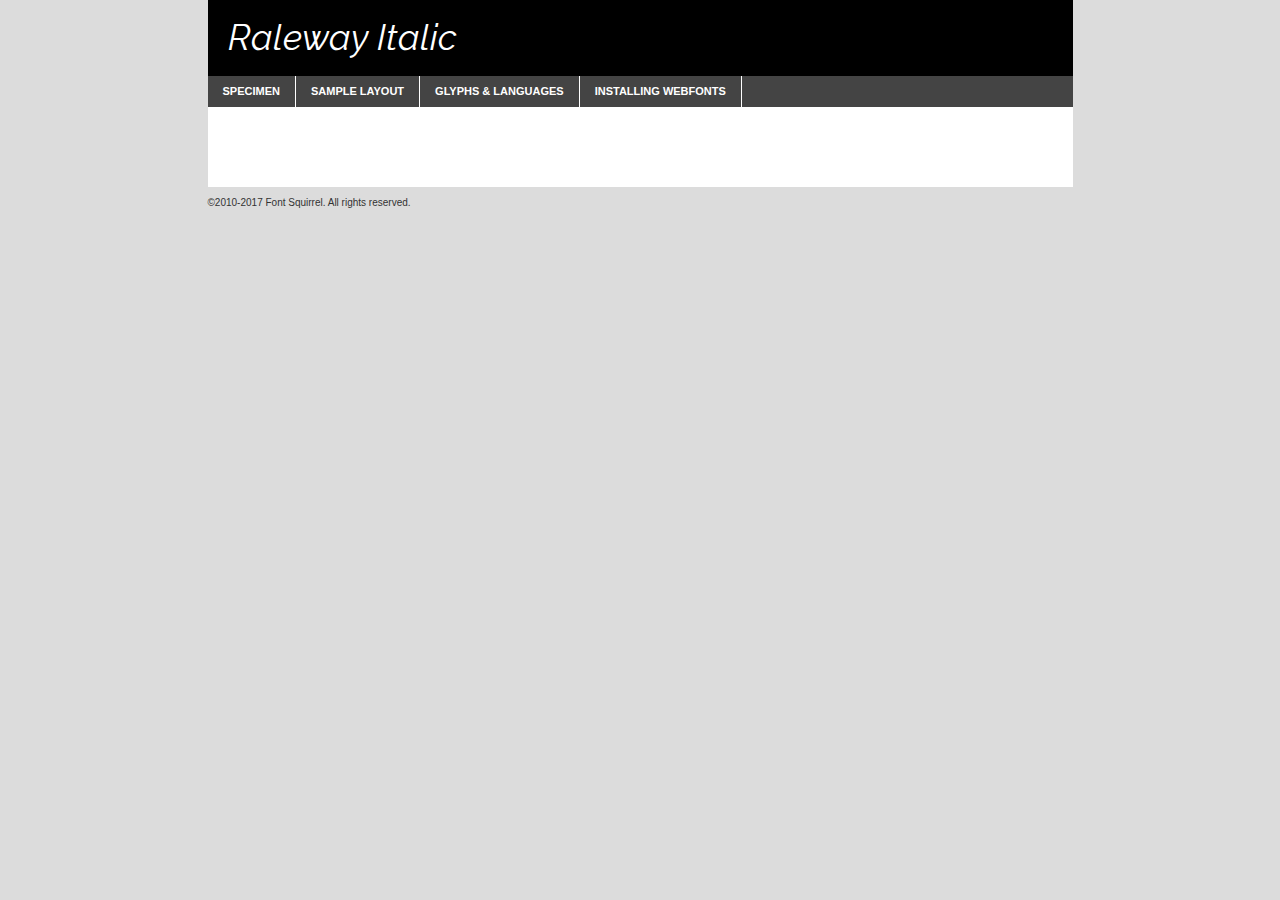
<file: static/fonts/ralewayitalic-7gwl-demo.html>
<!DOCTYPE html PUBLIC "-//W3C//DTD XHTML 1.0 Transitional//EN"
	"http://www.w3.org/TR/xhtml1/DTD/xhtml1-transitional.dtd">

<html xmlns="http://www.w3.org/1999/xhtml" xml:lang="en" lang="en">
<head>
	<meta http-equiv="Content-Type" content="text/html; charset=utf-8" />
	<script src="http://ajax.googleapis.com/ajax/libs/jquery/1.7.2/jquery.min.js" type="text/javascript" charset="utf-8"></script>
	<script type="text/javascript">
	(function($){$.fn.easyTabs=function(option){var param=jQuery.extend({fadeSpeed:"fast",defaultContent:1,activeClass:'active'},option);$(this).each(function(){var thisId="#"+this.id;if(param.defaultContent==''){param.defaultContent=1;}
	if(typeof param.defaultContent=="number")
	{var defaultTab=$(thisId+" .tabs li:eq("+(param.defaultContent-1)+") a").attr('href').substr(1);}else{var defaultTab=param.defaultContent;}
	$(thisId+" .tabs li a").each(function(){var tabToHide=$(this).attr('href').substr(1);$("#"+tabToHide).addClass('easytabs-tab-content');});hideAll();changeContent(defaultTab);function hideAll(){$(thisId+" .easytabs-tab-content").hide();}
	function changeContent(tabId){hideAll();$(thisId+" .tabs li").removeClass(param.activeClass);$(thisId+" .tabs li a[href=#"+tabId+"]").closest('li').addClass(param.activeClass);if(param.fadeSpeed!="none")
	{$(thisId+" #"+tabId).fadeIn(param.fadeSpeed);}else{$(thisId+" #"+tabId).show();}}
	$(thisId+" .tabs li").click(function(){var tabId=$(this).find('a').attr('href').substr(1);changeContent(tabId);return false;});});}})(jQuery);
	</script>
	<link rel="stylesheet" href="specimen_files/specimen_stylesheet.css" type="text/css" charset="utf-8" />
	<link rel="stylesheet" href="stylesheet.css" type="text/css" charset="utf-8" />

	<style type="text/css">
					body{
				font-family: 'ralewayitalic';
							}
		</style>

	<title>Raleway Italic Specimen</title>
	
	
	<script type="text/javascript" charset="utf-8">
		$(document).ready(function() {
			$('#container').easyTabs({defaultContent:1});
		});
	</script>
</head>

<body>
<div id="container">
	<div id="header">
		Raleway Italic	</div>
	<ul class="tabs">
		<li><a href="#specimen">Specimen</a></li>
		<li><a href="#layout">Sample Layout</a></li>
				<li><a href="#glyphs">Glyphs &amp; Languages</a></li>
		<li><a href="#installing">Installing Webfonts</a></li>
		
	</ul>
	
	<div id="main_content">

		
			<div id="specimen">
		
				<div class="section">
					<div class="grid12 firstcol">
						<div class="huge">AaBb</div>
					</div>
				</div>
		
				<div class="section">
					<div class="glyph_range">A&#x200B;B&#x200b;C&#x200b;D&#x200b;E&#x200b;F&#x200b;G&#x200b;H&#x200b;I&#x200b;J&#x200b;K&#x200b;L&#x200b;M&#x200b;N&#x200b;O&#x200b;P&#x200b;Q&#x200b;R&#x200b;S&#x200b;T&#x200b;U&#x200b;V&#x200b;W&#x200b;X&#x200b;Y&#x200b;Z&#x200b;a&#x200b;b&#x200b;c&#x200b;d&#x200b;e&#x200b;f&#x200b;g&#x200b;h&#x200b;i&#x200b;j&#x200b;k&#x200b;l&#x200b;m&#x200b;n&#x200b;o&#x200b;p&#x200b;q&#x200b;r&#x200b;s&#x200b;t&#x200b;u&#x200b;v&#x200b;w&#x200b;x&#x200b;y&#x200b;z&#x200b;1&#x200b;2&#x200b;3&#x200b;4&#x200b;5&#x200b;6&#x200b;7&#x200b;8&#x200b;9&#x200b;0&#x200b;&amp;&#x200b;.&#x200b;,&#x200b;?&#x200b;!&#x200b;&#64;&#x200b;(&#x200b;)&#x200b;#&#x200b;$&#x200b;%&#x200b;*&#x200b;+&#x200b;-&#x200b;=&#x200b;:&#x200b;;</div>
				</div>
				<div class="section">
					<div class="grid12 firstcol">
						<table class="sample_table">
							<tr><td>10</td><td class="size10">abcdefghijklmnopqrstuvwxyzABCDEFGHIJKLMNOPQRSTUVWXYZ0123456789abcdefghijklmnopqrstuvwxyzABCDEFGHIJKLMNOPQRSTUVWXYZ0123456789abcdefghijklmnopqrstuvwxyzABCDEFGHIJKLMNOPQRSTUVWXYZ</td></tr>
							<tr><td>11</td><td class="size11">abcdefghijklmnopqrstuvwxyzABCDEFGHIJKLMNOPQRSTUVWXYZ0123456789abcdefghijklmnopqrstuvwxyzABCDEFGHIJKLMNOPQRSTUVWXYZ0123456789abcdefghijklmnopqrstuvwxyzABCDEFGHIJKLMNOPQRSTUVWXYZ</td></tr>
							<tr><td>12</td><td class="size12">abcdefghijklmnopqrstuvwxyzABCDEFGHIJKLMNOPQRSTUVWXYZ0123456789abcdefghijklmnopqrstuvwxyzABCDEFGHIJKLMNOPQRSTUVWXYZ0123456789abcdefghijklmnopqrstuvwxyzABCDEFGHIJKLMNOPQRSTUVWXYZ</td></tr>
							<tr><td>13</td><td class="size13">abcdefghijklmnopqrstuvwxyzABCDEFGHIJKLMNOPQRSTUVWXYZ0123456789abcdefghijklmnopqrstuvwxyzABCDEFGHIJKLMNOPQRSTUVWXYZ0123456789abcdefghijklmnopqrstuvwxyzABCDEFGHIJKLMNOPQRSTUVWXYZ</td></tr>
							<tr><td>14</td><td class="size14">abcdefghijklmnopqrstuvwxyzABCDEFGHIJKLMNOPQRSTUVWXYZ0123456789abcdefghijklmnopqrstuvwxyzABCDEFGHIJKLMNOPQRSTUVWXYZ0123456789abcdefghijklmnopqrstuvwxyzABCDEFGHIJKLMNOPQRSTUVWXYZ</td></tr>
							<tr><td>16</td><td class="size16">abcdefghijklmnopqrstuvwxyzABCDEFGHIJKLMNOPQRSTUVWXYZ0123456789abcdefghijklmnopqrstuvwxyzABCDEFGHIJKLMNOPQRSTUVWXYZ</td></tr>
							<tr><td>18</td><td class="size18">abcdefghijklmnopqrstuvwxyzABCDEFGHIJKLMNOPQRSTUVWXYZ0123456789abcdefghijklmnopqrstuvwxyzABCDEFGHIJKLMNOPQRSTUVWXYZ</td></tr>
							<tr><td>20</td><td class="size20">abcdefghijklmnopqrstuvwxyzABCDEFGHIJKLMNOPQRSTUVWXYZ0123456789abcdefghijklmnopqrstuvwxyzABCDEFGHIJKLMNOPQRSTUVWXYZ</td></tr>
							<tr><td>24</td><td class="size24">abcdefghijklmnopqrstuvwxyzABCDEFGHIJKLMNOPQRSTUVWXYZ0123456789abcdefghijklmnopqrstuvwxyzABCDEFGHIJKLMNOPQRSTUVWXYZ</td></tr>
							<tr><td>30</td><td class="size30">abcdefghijklmnopqrstuvwxyzABCDEFGHIJKLMNOPQRSTUVWXYZ0123456789abcdefghijklmnopqrstuvwxyzABCDEFGHIJKLMNOPQRSTUVWXYZ</td></tr>
							<tr><td>36</td><td class="size36">abcdefghijklmnopqrstuvwxyzABCDEFGHIJKLMNOPQRSTUVWXYZ0123456789abcdefghijklmnopqrstuvwxyzABCDEFGHIJKLMNOPQRSTUVWXYZ</td></tr>
							<tr><td>48</td><td class="size48">abcdefghijklmnopqrstuvwxyzABCDEFGHIJKLMNOPQRSTUVWXYZ0123456789abcdefghijklmnopqrstuvwxyzABCDEFGHIJKLMNOPQRSTUVWXYZ</td></tr>
							<tr><td>60</td><td class="size60">abcdefghijklmnopqrstuvwxyzABCDEFGHIJKLMNOPQRSTUVWXYZ0123456789abcdefghijklmnopqrstuvwxyzABCDEFGHIJKLMNOPQRSTUVWXYZ</td></tr>
							<tr><td>72</td><td class="size72">abcdefghijklmnopqrstuvwxyzABCDEFGHIJKLMNOPQRSTUVWXYZ0123456789abcdefghijklmnopqrstuvwxyzABCDEFGHIJKLMNOPQRSTUVWXYZ</td></tr>
							<tr><td>90</td><td class="size90">abcdefghijklmnopqrstuvwxyzABCDEFGHIJKLMNOPQRSTUVWXYZ0123456789abcdefghijklmnopqrstuvwxyzABCDEFGHIJKLMNOPQRSTUVWXYZ</td></tr>
						</table>
				
					</div>
			
				</div>
		
		
		
								<div class="section" id="bodycomparison">


										<div id="xheight">
				<div class="fontbody">&#x25FC;&#x25FC;&#x25FC;&#x25FC;&#x25FC;&#x25FC;&#x25FC;&#x25FC;&#x25FC;&#x25FC;&#x25FC;&#x25FC;&#x25FC;&#x25FC;&#x25FC;&#x25FC;&#x25FC;&#x25FC;&#x25FC;&#x25FC;&#x25FC;&#x25FC;&#x25FC;&#x25FC;&#x25FC;&#x25FC;&#x25FC;&#x25FC;&#x25FC;&#x25FC;&#x25FC;&#x25FC;&#x25FC;&#x25FC;&#x25FC;&#x25FC;&#x25FC;&#x25FC;&#x25FC;&#x25FC;&#x25FC;&#x25FC;&#x25FC;&#x25FC;&#x25FC;&#x25FC;&#x25FC;&#x25FC;&#x25FC;&#x25FC;&#x25FC;&#x25FC;&#x25FC;&#x25FC;&#x25FC;&#x25FC;&#x25FC;&#x25FC;&#x25FC;&#x25FC;&#x25FC;&#x25FC;&#x25FC;&#x25FC;&#x25FC;&#x25FC;&#x25FC;&#x25FC;&#x25FC;&#x25FC;&#x25FC;&#x25FC;&#x25FC;&#x25FC;&#x25FC;&#x25FC;&#x25FC;&#x25FC;&#x25FC;&#x25FC;&#x25FC;&#x25FC;&#x25FC;&#x25FC;&#x25FC;&#x25FC;&#x25FC;&#x25FC;&#x25FC;&#x25FC;&#x25FC;&#x25FC;&#x25FC;&#x25FC;&#x25FC;&#x25FC;&#x25FC;&#x25FC;&#x25FC;body</div><div class="arialbody">body</div><div class="verdanabody">body</div><div class="georgiabody">body</div></div>
										<div class="fontbody" style="z-index:1">
											body<span>Raleway Italic</span>
										</div>
										<div class="arialbody" style="z-index:1">
											body<span>Arial</span>
										</div>
										<div class="verdanabody" style="z-index:1">
											body<span>Verdana</span>
										</div>
										<div class="georgiabody" style="z-index:1">
											body<span>Georgia</span>
										</div>



								</div>
		
		
				<div class="section psample psample_row1" id="">
					
					<div class="grid2 firstcol">
						<p class="size10"><span>10.</span>Aenean lacinia bibendum nulla sed consectetur. Fusce dapibus, tellus ac cursus commodo, tortor mauris condimentum nibh, ut fermentum massa justo sit amet risus. Nullam id dolor id nibh ultricies vehicula ut id elit. Cum sociis natoque penatibus et magnis dis parturient montes, nascetur ridiculus mus. Nulla vitae elit libero, a pharetra augue.</p>
			
					</div>
					<div class="grid3">
						<p class="size11"><span>11.</span>Aenean lacinia bibendum nulla sed consectetur. Fusce dapibus, tellus ac cursus commodo, tortor mauris condimentum nibh, ut fermentum massa justo sit amet risus. Nullam id dolor id nibh ultricies vehicula ut id elit. Cum sociis natoque penatibus et magnis dis parturient montes, nascetur ridiculus mus. Nulla vitae elit libero, a pharetra augue.</p>
			
					</div>
					<div class="grid3">
						<p class="size12"><span>12.</span>Aenean lacinia bibendum nulla sed consectetur. Fusce dapibus, tellus ac cursus commodo, tortor mauris condimentum nibh, ut fermentum massa justo sit amet risus. Nullam id dolor id nibh ultricies vehicula ut id elit. Cum sociis natoque penatibus et magnis dis parturient montes, nascetur ridiculus mus. Nulla vitae elit libero, a pharetra augue.</p>
			
					</div>
					<div class="grid4">
						<p class="size13"><span>13.</span>Aenean lacinia bibendum nulla sed consectetur. Fusce dapibus, tellus ac cursus commodo, tortor mauris condimentum nibh, ut fermentum massa justo sit amet risus. Nullam id dolor id nibh ultricies vehicula ut id elit. Cum sociis natoque penatibus et magnis dis parturient montes, nascetur ridiculus mus. Nulla vitae elit libero, a pharetra augue.</p>
			
					</div>
					<div class="white_blend"></div>
					
				</div>
				<div class="section psample psample_row2" id="">
					<div class="grid3 firstcol">
						<p class="size14"><span>14.</span>Aenean lacinia bibendum nulla sed consectetur. Fusce dapibus, tellus ac cursus commodo, tortor mauris condimentum nibh, ut fermentum massa justo sit amet risus. Nullam id dolor id nibh ultricies vehicula ut id elit. Cum sociis natoque penatibus et magnis dis parturient montes, nascetur ridiculus mus. Nulla vitae elit libero, a pharetra augue.</p>
			
					</div>
					<div class="grid4">
						<p class="size16"><span>16.</span>Aenean lacinia bibendum nulla sed consectetur. Fusce dapibus, tellus ac cursus commodo, tortor mauris condimentum nibh, ut fermentum massa justo sit amet risus. Nullam id dolor id nibh ultricies vehicula ut id elit. Cum sociis natoque penatibus et magnis dis parturient montes, nascetur ridiculus mus. Nulla vitae elit libero, a pharetra augue.</p>
			
					</div>
					<div class="grid5">
						<p class="size18"><span>18.</span>Aenean lacinia bibendum nulla sed consectetur. Fusce dapibus, tellus ac cursus commodo, tortor mauris condimentum nibh, ut fermentum massa justo sit amet risus. Nullam id dolor id nibh ultricies vehicula ut id elit. Cum sociis natoque penatibus et magnis dis parturient montes, nascetur ridiculus mus. Nulla vitae elit libero, a pharetra augue.</p>
			
					</div>

					<div class="white_blend"></div>

				</div>
				
				<div class="section psample psample_row3" id="">
					<div class="grid5 firstcol">
						<p class="size20"><span>20.</span>Aenean lacinia bibendum nulla sed consectetur. Fusce dapibus, tellus ac cursus commodo, tortor mauris condimentum nibh, ut fermentum massa justo sit amet risus. Nullam id dolor id nibh ultricies vehicula ut id elit. Cum sociis natoque penatibus et magnis dis parturient montes, nascetur ridiculus mus. Nulla vitae elit libero, a pharetra augue.</p>
					</div>
					<div class="grid7">
						<p class="size24"><span>24.</span>Aenean lacinia bibendum nulla sed consectetur. Fusce dapibus, tellus ac cursus commodo, tortor mauris condimentum nibh, ut fermentum massa justo sit amet risus. Nullam id dolor id nibh ultricies vehicula ut id elit. Cum sociis natoque penatibus et magnis dis parturient montes, nascetur ridiculus mus. Nulla vitae elit libero, a pharetra augue.</p>
					</div>
					
					<div class="white_blend"></div>
					
				</div>
				
				<div class="section psample psample_row4" id="">
					<div class="grid12 firstcol">
						<p class="size30"><span>30.</span>Aenean lacinia bibendum nulla sed consectetur. Fusce dapibus, tellus ac cursus commodo, tortor mauris condimentum nibh, ut fermentum massa justo sit amet risus. Nullam id dolor id nibh ultricies vehicula ut id elit. Cum sociis natoque penatibus et magnis dis parturient montes, nascetur ridiculus mus. Nulla vitae elit libero, a pharetra augue.</p>
					</div>
					<div class="white_blend"></div>
					
				</div>
				
				
				
				<div class="section psample psample_row1 fullreverse">
					<div class="grid2 firstcol">
						<p class="size10"><span>10.</span>Aenean lacinia bibendum nulla sed consectetur. Fusce dapibus, tellus ac cursus commodo, tortor mauris condimentum nibh, ut fermentum massa justo sit amet risus. Nullam id dolor id nibh ultricies vehicula ut id elit. Cum sociis natoque penatibus et magnis dis parturient montes, nascetur ridiculus mus. Nulla vitae elit libero, a pharetra augue.</p>
			
					</div>
					<div class="grid3">
						<p class="size11"><span>11.</span>Aenean lacinia bibendum nulla sed consectetur. Fusce dapibus, tellus ac cursus commodo, tortor mauris condimentum nibh, ut fermentum massa justo sit amet risus. Nullam id dolor id nibh ultricies vehicula ut id elit. Cum sociis natoque penatibus et magnis dis parturient montes, nascetur ridiculus mus. Nulla vitae elit libero, a pharetra augue.</p>
			
					</div>
					<div class="grid3">
						<p class="size12"><span>12.</span>Aenean lacinia bibendum nulla sed consectetur. Fusce dapibus, tellus ac cursus commodo, tortor mauris condimentum nibh, ut fermentum massa justo sit amet risus. Nullam id dolor id nibh ultricies vehicula ut id elit. Cum sociis natoque penatibus et magnis dis parturient montes, nascetur ridiculus mus. Nulla vitae elit libero, a pharetra augue.</p>
			
					</div>
					<div class="grid4">
						<p class="size13"><span>13.</span>Aenean lacinia bibendum nulla sed consectetur. Fusce dapibus, tellus ac cursus commodo, tortor mauris condimentum nibh, ut fermentum massa justo sit amet risus. Nullam id dolor id nibh ultricies vehicula ut id elit. Cum sociis natoque penatibus et magnis dis parturient montes, nascetur ridiculus mus. Nulla vitae elit libero, a pharetra augue.</p>
			
					</div>
					<div class="black_blend"></div>
					
				</div>
				
				<div class="section psample psample_row2 fullreverse">
					<div class="grid3 firstcol">
						<p class="size14"><span>14.</span>Aenean lacinia bibendum nulla sed consectetur. Fusce dapibus, tellus ac cursus commodo, tortor mauris condimentum nibh, ut fermentum massa justo sit amet risus. Nullam id dolor id nibh ultricies vehicula ut id elit. Cum sociis natoque penatibus et magnis dis parturient montes, nascetur ridiculus mus. Nulla vitae elit libero, a pharetra augue.</p>
			
					</div>
					<div class="grid4">
						<p class="size16"><span>16.</span>Aenean lacinia bibendum nulla sed consectetur. Fusce dapibus, tellus ac cursus commodo, tortor mauris condimentum nibh, ut fermentum massa justo sit amet risus. Nullam id dolor id nibh ultricies vehicula ut id elit. Cum sociis natoque penatibus et magnis dis parturient montes, nascetur ridiculus mus. Nulla vitae elit libero, a pharetra augue.</p>
			
					</div>
					<div class="grid5">
						<p class="size18"><span>18.</span>Aenean lacinia bibendum nulla sed consectetur. Fusce dapibus, tellus ac cursus commodo, tortor mauris condimentum nibh, ut fermentum massa justo sit amet risus. Nullam id dolor id nibh ultricies vehicula ut id elit. Cum sociis natoque penatibus et magnis dis parturient montes, nascetur ridiculus mus. Nulla vitae elit libero, a pharetra augue.</p>
			
					</div>
					<div class="black_blend"></div>

				</div>
				
				<div class="section psample fullreverse psample_row3" id="">
					<div class="grid5 firstcol">
						<p class="size20"><span>20.</span>Aenean lacinia bibendum nulla sed consectetur. Fusce dapibus, tellus ac cursus commodo, tortor mauris condimentum nibh, ut fermentum massa justo sit amet risus. Nullam id dolor id nibh ultricies vehicula ut id elit. Cum sociis natoque penatibus et magnis dis parturient montes, nascetur ridiculus mus. Nulla vitae elit libero, a pharetra augue.</p>
					</div>
					<div class="grid7">
						<p class="size24"><span>24.</span>Aenean lacinia bibendum nulla sed consectetur. Fusce dapibus, tellus ac cursus commodo, tortor mauris condimentum nibh, ut fermentum massa justo sit amet risus. Nullam id dolor id nibh ultricies vehicula ut id elit. Cum sociis natoque penatibus et magnis dis parturient montes, nascetur ridiculus mus. Nulla vitae elit libero, a pharetra augue.</p>
					</div>
					
					<div class="black_blend"></div>
					
				</div>
				
				<div class="section psample fullreverse psample_row4" id="" style="border-bottom: 20px #000 solid;">
					<div class="grid12 firstcol">
						<p class="size30"><span>30.</span>Aenean lacinia bibendum nulla sed consectetur. Fusce dapibus, tellus ac cursus commodo, tortor mauris condimentum nibh, ut fermentum massa justo sit amet risus. Nullam id dolor id nibh ultricies vehicula ut id elit. Cum sociis natoque penatibus et magnis dis parturient montes, nascetur ridiculus mus. Nulla vitae elit libero, a pharetra augue.</p>
					</div>
					<div class="black_blend"></div>
					
				</div>
				
				
				
				
			</div>
			
			<div id="layout">
				
				<div class="section">
					
					<div class="grid12 firstcol">
						<h1>Lorem Ipsum Dolor</h1>
						<h2>Etiam porta sem malesuada magna mollis euismod</h2>
						
						<p class="byline">By <a href="#link">Aenean Lacinia</a></p>
					</div>
				</div>
				<div class="section">
					<div class="grid8 firstcol">
						<p class="large">Donec sed odio dui. Morbi leo risus, porta ac consectetur ac, vestibulum at eros. Fusce dapibus, tellus ac cursus commodo, tortor mauris condimentum nibh, ut fermentum massa justo sit amet risus. </p>

						
						<h3>Pellentesque ornare sem</h3>

						<p>Maecenas sed diam eget risus varius blandit sit amet non magna. Maecenas faucibus mollis interdum. Donec ullamcorper nulla non metus auctor fringilla. Nullam id dolor id nibh ultricies vehicula ut id elit. Nullam id dolor id nibh ultricies vehicula ut id elit. </p>

						<p>Aenean eu leo quam. Pellentesque ornare sem lacinia quam venenatis vestibulum. Lorem ipsum dolor sit amet, consectetur adipiscing elit. Cum sociis natoque penatibus et magnis dis parturient montes, nascetur ridiculus mus. </p>

						<p>Nulla vitae elit libero, a pharetra augue. Praesent commodo cursus magna, vel scelerisque nisl consectetur et. Aenean lacinia bibendum nulla sed consectetur. </p>

						<p>Nullam quis risus eget urna mollis ornare vel eu leo. Nullam quis risus eget urna mollis ornare vel eu leo. Maecenas sed diam eget risus varius blandit sit amet non magna. Donec ullamcorper nulla non metus auctor fringilla. </p>

						<h3>Cras mattis consectetur</h3>

						<p>Aenean eu leo quam. Pellentesque ornare sem lacinia quam venenatis vestibulum. Aenean lacinia bibendum nulla sed consectetur. Integer posuere erat a ante venenatis dapibus posuere velit aliquet. Cras mattis consectetur purus sit amet fermentum. </p>

						<p>Nullam id dolor id nibh ultricies vehicula ut id elit. Nullam quis risus eget urna mollis ornare vel eu leo. Cras mattis consectetur purus sit amet fermentum.</p>
					</div>
					
					<div class="grid4 sidebar">
						
						<div class="box reverse">
							<p class="last">Nullam quis risus eget urna mollis ornare vel eu leo. Donec ullamcorper nulla non metus auctor fringilla. Cras mattis consectetur purus sit amet fermentum. Sed posuere consectetur est at lobortis. Lorem ipsum dolor sit amet, consectetur adipiscing elit. </p>
						</div>
						
						<p class="caption">Maecenas sed diam eget risus varius.</p>

						<p>Vestibulum id ligula porta felis euismod semper. Integer posuere erat a ante venenatis dapibus posuere velit aliquet. Vestibulum id ligula porta felis euismod semper. Sed posuere consectetur est at lobortis. Maecenas sed diam eget risus varius blandit sit amet non magna. Fusce dapibus, tellus ac cursus commodo, tortor mauris condimentum nibh, ut fermentum massa justo sit amet risus. </p>

					

						<p>Duis mollis, est non commodo luctus, nisi erat porttitor ligula, eget lacinia odio sem nec elit. Aenean lacinia bibendum nulla sed consectetur. Vivamus sagittis lacus vel augue laoreet rutrum faucibus dolor auctor. Aenean lacinia bibendum nulla sed consectetur. Nullam quis risus eget urna mollis ornare vel eu leo. </p>

						<p>Praesent commodo cursus magna, vel scelerisque nisl consectetur et. Donec ullamcorper nulla non metus auctor fringilla. Maecenas faucibus mollis interdum. Fusce dapibus, tellus ac cursus commodo, tortor mauris condimentum nibh, ut fermentum massa justo sit amet risus. </p>

					</div>
				</div>
				
			</div>


			



		<div id="glyphs">
			<div class="section">
				<div class="grid12 firstcol">
			
				<h1>Language Support</h1>
				<p>The subset of Raleway Italic in this kit supports the following languages:<br />
			
					Dutch, English, Frisian, Italian, Malagasy, Alsatian, Arapaho, Arrernte, Bislama, Cebuano, Corsican, Fijian, French_creole, Gilbertese, Haitian_creole, Hmong, Hopi, Ibanag, Iloko_ilokano, Indonesian, Interglossa_glosa, Interlingua, Lojban, Lombard, Luxembourgeois, Norfolk_pitcairnese, Oromo, Potawatomi, Rhaeto-romance, Romansh, Rotokas, Seychelles_creole, Shona, Somali, Southern_ndebele, Swahili, Swati_swazi, Tok_pisin, Uyghur_latinized, Volapuk, Warlpiri, Xhosa, Yapese, Zulu, Latinbasic, Ubasic, Demo				</p>
				<h1>Glyph Chart</h1>
				<p>The subset of Raleway Italic in this kit includes all the glyphs listed below. Unicode entities are included above each glyph to help you insert individual characters into your layout.</p>
				<div id="glyph_chart">
			
																														 <div><p>&amp;#13;</p>&#13;</div>
																				 <div><p>&amp;#32;</p>&#32;</div>
																				 <div><p>&amp;#33;</p>&#33;</div>
																				 <div><p>&amp;#34;</p>&#34;</div>
																				 <div><p>&amp;#35;</p>&#35;</div>
																				 <div><p>&amp;#36;</p>&#36;</div>
																				 <div><p>&amp;#37;</p>&#37;</div>
																				 <div><p>&amp;#38;</p>&#38;</div>
																				 <div><p>&amp;#39;</p>&#39;</div>
																				 <div><p>&amp;#40;</p>&#40;</div>
																				 <div><p>&amp;#41;</p>&#41;</div>
																				 <div><p>&amp;#42;</p>&#42;</div>
																				 <div><p>&amp;#43;</p>&#43;</div>
																				 <div><p>&amp;#44;</p>&#44;</div>
																				 <div><p>&amp;#45;</p>&#45;</div>
																				 <div><p>&amp;#46;</p>&#46;</div>
																				 <div><p>&amp;#47;</p>&#47;</div>
																				 <div><p>&amp;#48;</p>&#48;</div>
																				 <div><p>&amp;#49;</p>&#49;</div>
																				 <div><p>&amp;#50;</p>&#50;</div>
																				 <div><p>&amp;#51;</p>&#51;</div>
																				 <div><p>&amp;#52;</p>&#52;</div>
																				 <div><p>&amp;#53;</p>&#53;</div>
																				 <div><p>&amp;#54;</p>&#54;</div>
																				 <div><p>&amp;#55;</p>&#55;</div>
																				 <div><p>&amp;#56;</p>&#56;</div>
																				 <div><p>&amp;#57;</p>&#57;</div>
																				 <div><p>&amp;#58;</p>&#58;</div>
																				 <div><p>&amp;#59;</p>&#59;</div>
																				 <div><p>&amp;#60;</p>&#60;</div>
																				 <div><p>&amp;#61;</p>&#61;</div>
																				 <div><p>&amp;#62;</p>&#62;</div>
																				 <div><p>&amp;#63;</p>&#63;</div>
																				 <div><p>&amp;#64;</p>&#64;</div>
																				 <div><p>&amp;#65;</p>&#65;</div>
																				 <div><p>&amp;#66;</p>&#66;</div>
																				 <div><p>&amp;#67;</p>&#67;</div>
																				 <div><p>&amp;#68;</p>&#68;</div>
																				 <div><p>&amp;#69;</p>&#69;</div>
																				 <div><p>&amp;#70;</p>&#70;</div>
																				 <div><p>&amp;#71;</p>&#71;</div>
																				 <div><p>&amp;#72;</p>&#72;</div>
																				 <div><p>&amp;#73;</p>&#73;</div>
																				 <div><p>&amp;#74;</p>&#74;</div>
																				 <div><p>&amp;#75;</p>&#75;</div>
																				 <div><p>&amp;#76;</p>&#76;</div>
																				 <div><p>&amp;#77;</p>&#77;</div>
																				 <div><p>&amp;#78;</p>&#78;</div>
																				 <div><p>&amp;#79;</p>&#79;</div>
																				 <div><p>&amp;#80;</p>&#80;</div>
																				 <div><p>&amp;#81;</p>&#81;</div>
																				 <div><p>&amp;#82;</p>&#82;</div>
																				 <div><p>&amp;#83;</p>&#83;</div>
																				 <div><p>&amp;#84;</p>&#84;</div>
																				 <div><p>&amp;#85;</p>&#85;</div>
																				 <div><p>&amp;#86;</p>&#86;</div>
																				 <div><p>&amp;#87;</p>&#87;</div>
																				 <div><p>&amp;#88;</p>&#88;</div>
																				 <div><p>&amp;#89;</p>&#89;</div>
																				 <div><p>&amp;#90;</p>&#90;</div>
																				 <div><p>&amp;#91;</p>&#91;</div>
																				 <div><p>&amp;#92;</p>&#92;</div>
																				 <div><p>&amp;#93;</p>&#93;</div>
																				 <div><p>&amp;#94;</p>&#94;</div>
																				 <div><p>&amp;#95;</p>&#95;</div>
																				 <div><p>&amp;#96;</p>&#96;</div>
																				 <div><p>&amp;#97;</p>&#97;</div>
																				 <div><p>&amp;#98;</p>&#98;</div>
																				 <div><p>&amp;#99;</p>&#99;</div>
																				 <div><p>&amp;#100;</p>&#100;</div>
																				 <div><p>&amp;#101;</p>&#101;</div>
																				 <div><p>&amp;#102;</p>&#102;</div>
																				 <div><p>&amp;#103;</p>&#103;</div>
																				 <div><p>&amp;#104;</p>&#104;</div>
																				 <div><p>&amp;#105;</p>&#105;</div>
																				 <div><p>&amp;#106;</p>&#106;</div>
																				 <div><p>&amp;#107;</p>&#107;</div>
																				 <div><p>&amp;#108;</p>&#108;</div>
																				 <div><p>&amp;#109;</p>&#109;</div>
																				 <div><p>&amp;#110;</p>&#110;</div>
																				 <div><p>&amp;#111;</p>&#111;</div>
																				 <div><p>&amp;#112;</p>&#112;</div>
																				 <div><p>&amp;#113;</p>&#113;</div>
																				 <div><p>&amp;#114;</p>&#114;</div>
																				 <div><p>&amp;#115;</p>&#115;</div>
																				 <div><p>&amp;#116;</p>&#116;</div>
																				 <div><p>&amp;#117;</p>&#117;</div>
																				 <div><p>&amp;#118;</p>&#118;</div>
																				 <div><p>&amp;#119;</p>&#119;</div>
																				 <div><p>&amp;#120;</p>&#120;</div>
																				 <div><p>&amp;#121;</p>&#121;</div>
																				 <div><p>&amp;#122;</p>&#122;</div>
																				 <div><p>&amp;#123;</p>&#123;</div>
																				 <div><p>&amp;#124;</p>&#124;</div>
																				 <div><p>&amp;#125;</p>&#125;</div>
																				 <div><p>&amp;#126;</p>&#126;</div>
																				 <div><p>&amp;#160;</p>&#160;</div>
																				 <div><p>&amp;#162;</p>&#162;</div>
																				 <div><p>&amp;#163;</p>&#163;</div>
																				 <div><p>&amp;#165;</p>&#165;</div>
																				 <div><p>&amp;#168;</p>&#168;</div>
																				 <div><p>&amp;#169;</p>&#169;</div>
																				 <div><p>&amp;#171;</p>&#171;</div>
																				 <div><p>&amp;#173;</p>&#173;</div>
																				 <div><p>&amp;#174;</p>&#174;</div>
																				 <div><p>&amp;#180;</p>&#180;</div>
																				 <div><p>&amp;#184;</p>&#184;</div>
																				 <div><p>&amp;#187;</p>&#187;</div>
																				 <div><p>&amp;#192;</p>&#192;</div>
																				 <div><p>&amp;#193;</p>&#193;</div>
																				 <div><p>&amp;#194;</p>&#194;</div>
																				 <div><p>&amp;#196;</p>&#196;</div>
																				 <div><p>&amp;#200;</p>&#200;</div>
																				 <div><p>&amp;#201;</p>&#201;</div>
																				 <div><p>&amp;#202;</p>&#202;</div>
																				 <div><p>&amp;#203;</p>&#203;</div>
																				 <div><p>&amp;#204;</p>&#204;</div>
																				 <div><p>&amp;#205;</p>&#205;</div>
																				 <div><p>&amp;#206;</p>&#206;</div>
																				 <div><p>&amp;#207;</p>&#207;</div>
																				 <div><p>&amp;#210;</p>&#210;</div>
																				 <div><p>&amp;#211;</p>&#211;</div>
																				 <div><p>&amp;#212;</p>&#212;</div>
																				 <div><p>&amp;#214;</p>&#214;</div>
																				 <div><p>&amp;#217;</p>&#217;</div>
																				 <div><p>&amp;#218;</p>&#218;</div>
																				 <div><p>&amp;#219;</p>&#219;</div>
																				 <div><p>&amp;#220;</p>&#220;</div>
																				 <div><p>&amp;#221;</p>&#221;</div>
																				 <div><p>&amp;#224;</p>&#224;</div>
																				 <div><p>&amp;#226;</p>&#226;</div>
																				 <div><p>&amp;#228;</p>&#228;</div>
																				 <div><p>&amp;#232;</p>&#232;</div>
																				 <div><p>&amp;#233;</p>&#233;</div>
																				 <div><p>&amp;#234;</p>&#234;</div>
																				 <div><p>&amp;#235;</p>&#235;</div>
																				 <div><p>&amp;#236;</p>&#236;</div>
																				 <div><p>&amp;#237;</p>&#237;</div>
																				 <div><p>&amp;#238;</p>&#238;</div>
																				 <div><p>&amp;#239;</p>&#239;</div>
																				 <div><p>&amp;#242;</p>&#242;</div>
																				 <div><p>&amp;#243;</p>&#243;</div>
																				 <div><p>&amp;#244;</p>&#244;</div>
																				 <div><p>&amp;#246;</p>&#246;</div>
																				 <div><p>&amp;#249;</p>&#249;</div>
																				 <div><p>&amp;#250;</p>&#250;</div>
																				 <div><p>&amp;#251;</p>&#251;</div>
																				 <div><p>&amp;#252;</p>&#252;</div>
																				 <div><p>&amp;#253;</p>&#253;</div>
																				 <div><p>&amp;#255;</p>&#255;</div>
																				 <div><p>&amp;#376;</p>&#376;</div>
																				 <div><p>&amp;#710;</p>&#710;</div>
																				 <div><p>&amp;#730;</p>&#730;</div>
																				 <div><p>&amp;#732;</p>&#732;</div>
																				 <div><p>&amp;#8192;</p>&#8192;</div>
																				 <div><p>&amp;#8193;</p>&#8193;</div>
																				 <div><p>&amp;#8194;</p>&#8194;</div>
																				 <div><p>&amp;#8195;</p>&#8195;</div>
																				 <div><p>&amp;#8196;</p>&#8196;</div>
																				 <div><p>&amp;#8197;</p>&#8197;</div>
																				 <div><p>&amp;#8198;</p>&#8198;</div>
																				 <div><p>&amp;#8199;</p>&#8199;</div>
																				 <div><p>&amp;#8200;</p>&#8200;</div>
																				 <div><p>&amp;#8201;</p>&#8201;</div>
																				 <div><p>&amp;#8202;</p>&#8202;</div>
																				 <div><p>&amp;#8208;</p>&#8208;</div>
																				 <div><p>&amp;#8209;</p>&#8209;</div>
																				 <div><p>&amp;#8210;</p>&#8210;</div>
																				 <div><p>&amp;#8211;</p>&#8211;</div>
																				 <div><p>&amp;#8212;</p>&#8212;</div>
																				 <div><p>&amp;#8216;</p>&#8216;</div>
																				 <div><p>&amp;#8217;</p>&#8217;</div>
																				 <div><p>&amp;#8218;</p>&#8218;</div>
																				 <div><p>&amp;#8220;</p>&#8220;</div>
																				 <div><p>&amp;#8221;</p>&#8221;</div>
																				 <div><p>&amp;#8222;</p>&#8222;</div>
																				 <div><p>&amp;#8226;</p>&#8226;</div>
																				 <div><p>&amp;#8230;</p>&#8230;</div>
																				 <div><p>&amp;#8239;</p>&#8239;</div>
																				 <div><p>&amp;#8249;</p>&#8249;</div>
																				 <div><p>&amp;#8250;</p>&#8250;</div>
																				 <div><p>&amp;#8287;</p>&#8287;</div>
																				 <div><p>&amp;#8364;</p>&#8364;</div>
																				 <div><p>&amp;#8482;</p>&#8482;</div>
																				 <div><p>&amp;#9724;</p>&#9724;</div>
																																						</div>	
				</div>
		
		
			</div>
		</div>
		
		
		<div id="specs">
			
		</div>
	
		<div id="installing">
			<div class="section">
				<div class="grid7 firstcol">
					<h1>Installing Webfonts</h1>
					
					<p>Webfonts are supported by all major browser platforms but not all in the same way. There are currently four different font formats that must be included in order to target all browsers. This includes TTF, WOFF, EOT and SVG.</p>
					
					<h2>1. Upload your webfonts</h2>
					<p>You must upload your webfont kit to your website. They should be in or near the same directory as your CSS files.</p>
					
					<h2>2. Include the webfont stylesheet</h2>
					<p>A special CSS @font-face declaration helps the various browsers select the appropriate font it needs without causing you a bunch of headaches. Learn more about this syntax by reading the <a href="https://www.fontspring.com/blog/further-hardening-of-the-bulletproof-syntax">Fontspring blog post</a> about it. The code for it is as follows:</p>


<code>
@font-face{ 
	font-family: 'MyWebFont';
	src: url('WebFont.eot');
	src: url('WebFont.eot?#iefix') format('embedded-opentype'),
	     url('WebFont.woff') format('woff'),
	     url('WebFont.ttf') format('truetype'),
	     url('WebFont.svg#webfont') format('svg');
}
</code>

	<p>We've already gone ahead and generated the code for you. All you have to do is link to the stylesheet in your HTML, like this:</p>
	<code>&lt;link rel=&quot;stylesheet&quot; href=&quot;stylesheet.css&quot; type=&quot;text/css&quot; charset=&quot;utf-8&quot; /&gt;</code>

					<h2>3. Modify your own stylesheet</h2>
					<p>To take advantage of your new fonts, you must tell your stylesheet to use them. Look at the original @font-face declaration above and find the property called "font-family." The name linked there will be what you use to reference the font. Prepend that webfont name to the font stack in the "font-family" property, inside the selector you want to change. For example:</p>
<code>p { font-family: 'WebFont', Arial, sans-serif; }</code>

<h2>4. Test</h2>
<p>Getting webfonts to work cross-browser <em>can</em> be tricky. Use the information in the sidebar to help you if you find that fonts aren't loading in a particular browser.</p>
				</div>
				
				<div class="grid5 sidebar">
					<div class="box">
						<h2>Troubleshooting<br />Font-Face Problems</h2>
						<p>Having trouble getting your webfonts to load in your new website? Here are some tips to sort out what might be the problem.</p>

						<h3>Fonts not showing in any browser</h3>

						<p>This sounds like you need to work on the plumbing. You either did not upload the fonts to the correct directory, or you did not link the fonts properly in the CSS. If you've confirmed that all this is correct and you still have a problem, take a look at your .htaccess file and see if requests are getting intercepted.</p>

						<h3>Fonts not loading in iPhone or iPad</h3>

						<p>The most common problem here is that you are serving the fonts from an IIS server. IIS refuses to serve files that have unknown MIME types. If that is the case, you must set the MIME type for SVG to "image/svg+xml" in the server settings. Follow these instructions from Microsoft if you need help.</p>

						<h3>Fonts not loading in Firefox</h3>

						<p>The primary reason for this failure? You are still using a version Firefox older than 3.5. So upgrade already! If that isn't it, then you are very likely serving fonts from a different domain. Firefox requires that all font assets be served from the same domain. Lastly it is possible that you need to add WOFF to your list of MIME types (if you are serving via IIS.)</p>

						<h3>Fonts not loading in IE</h3>

						<p>Are you looking at Internet Explorer on an actual Windows machine or are you cheating by using a service like Adobe BrowserLab? Many of these screenshot services do not render @font-face for IE. Best to test it on a real machine.</p>

						<h3>Fonts not loading in IE9</h3>

						<p>IE9, like Firefox, requires that fonts be served from the same domain as the website. Make sure that is the case.</p>
					</div>
				</div>
			</div>
			
		</div>
	
	</div>
	<div id="footer">
		<p>&copy;2010-2017 Font Squirrel. All rights reserved.</p>
	</div>
</div>
</body>
</html>
</file>
<file: static/css/main.css>
/* @keyframes rotating {
  100% {
    transform: rotate(180deg);
  }

  50% {
    transform: rotate(180deg);
  }

  100% {
    transform: rotate(180deg);
  }
} */

@font-face {
  font-family: 'raleway';
  src: url('../fonts/ralewaybold-rxy9-webfont.woff2') format('woff2'),
    url('ralewaybold-rxy9-webfont.woff') format('woff');
  font-weight: bold;
  font-style: normal;

}


@font-face {
  font-family: 'raleway';
  src: url('../fonts/raleway-bvpl-webfont.woff2') format('woff2'),
    url('raleway-bvpl-webfont.woff') format('woff');
  font-weight: normal;
  font-style: normal;

}


@font-face {
  font-family: 'raleway';
  src: url('../fonts/ralewayitalic-7gwl-webfont.woff2') format('woff2'),
    url('ralewayitalic-7gwl-webfont.woff') format('woff');
  font-weight: normal;
  font-style: italic;

}

* {
  margin: 0;
  padding: 0;
  box-sizing: border-box;
}

body {
  width: 100%;
  font-family: 'raleway';
}

.wrapper {
  position: relative;
  overflow: hidden;
}

.l-width {
  margin: 0 auto;
  width: 100%;
  padding: 1.5rem;
  max-width: 90rem;

}

.l-width--second {
  margin: 0 auto;
  width: 100%;
  max-width: 90rem;
  position: relative;
}

@media(min-width: 60rem) {
  .l-width {
    /* padding: 1.5rem; */
  }
}

header,
footer {
  background-color: #000;
  /* position: relative; */
}

header.height__control {
  padding-bottom: 0rem;
}

@media(min-width: 80rem) {
  header.height__control {
    padding-bottom: 3rem;
  }
}

@media(min-width: 85rem) {
  header.height__control {
    padding-bottom: 5rem;
  }
}

.main__first {
  padding: 1rem;
  padding-top: 3rem;
  margin-bottom: 5rem;
  ;
}

li {
  list-style: none;
}

a {
  text-decoration: none;
  transition: all .2s;
}

button:active,
button a:active,
a:active {
  outline: red 3px dotted;
}

button:active,
button a:active {
  border: red 3px dotted;
}

p {
  line-height: 1.8;
}

/* header>* {
  background-size: cover;
  background-repeat: no-repeat;
  background-position: center;
} */

header .header {

  height: 85vh;
  background-position: 35%;
}


@media(min-width: 80rem) {
  header .header {
    /* height: 85vh; */
    /* background-size: cover;
    background-repeat: no-repeat;
    background-position: center; */
  }
}


header .header__extra {
  height: 69vh;
}


/*===================== next page items============ */
.navigation__side {
  background-color: black;
  transform: translateX(100%);
  transition: 0.2s ease-in-out;
  opacity: 0;
  /* width: 40rem; */
  position: absolute;
  top: 0rem;
  right: 0rem;
  visibility: visible;
  padding: 2rem;
  max-width: 100%;
  display: flex;
  flex-direction: column;
  align-items: space-between;
  width: 100%;
  height: 100vh;
  z-index: 1000;
}

div.header__hero {
  padding-top: 1rem;
}

ul.navigation__links {
  padding: 10%;
  padding-top: 5%
}

ul.navigation__main {
  display: none;
  /* width: 18rem; */
  justify-content: flex-end;
  margin-right: 0rem;

}

ul.navigation__main a {
  color: #fff;
  padding-bottom: 0.5rem;
}


.navigation__main li::before {
  content: "  ";
  white-space: pre;
}


ul.navigation__main li {
  font-size: 1.18rem;
  font-weight: 700;
  padding-left: 2rem;
}

ul.navigation__main a:hover,
.navigation__links a:hover {
  border-bottom: 0.3rem solid #fff;
}

ul.navigation__main a.active__menu {
  border-bottom: 0.3rem solid #fff;
}

.logo {
  width: 13.5rem;

}

@media(min-width: 40rem) {
  .logo {
    width: 16rem;

  }
}

.logo svg {
  width: 100%;
}

.hamburger {
  display: block;
}

.navigation {}

.top__wrapper {
  display: flex;
  /* width: 40rem; */
  flex-wrap: wrap;
  flex-direction: column;
  align-items: flex-end;

}

.top__wrapper form {
  width: 100%;
  display: flex;
}

.top__bar {
  display: none;
  justify-content: space-between;
}

@media(min-width: 80rem) {

  ul.navigation__main {
    display: flex;
    align-items: flex-end;
  }

  .hamburger {
    display: none;
  }

  .top__bar {
    display: flex;
  }
}

.btn__closing--menu {
  width: 4rem;
  font-size: 2rem;
  color: #fff;
  outline: none;
  border: none;
  transition: 0.2s;
  background-color: transparent;
  align-self: flex-end;

}

.btn__closing--menu:hover {
  transition: 0.2s;
  transform: rotate(180deg);
}


.navigation__links a {
  font-size: 1.5rem;
  font-weight: 700;
  color: #fff;
  line-height: 1.5;
}

.navigation__links li {
  margin-top: .7rem;
}

.hamburger .line {
  width: 2rem;
  height: 0.3rem;
  background: white;
  margin: 0.3rem;
}


.hamburger .burger__line2 {
  width: 1.5rem;
  transform: translateX(0.5rem);
}

.hamburger button {
  background-color: transparent;
  border: none;
  padding: 0.5em 0.5rem;
  text-align: center;
  font-size: 1rem;
  cursor: pointer;
}

.hamburger button:active {
  outline: red 3px dotted;
  border: none;
}

@media(min-width: 80rem) {
  .navigation__side {
    transform: translateX(100%);
    visibility: hidden;
  }

}

.program__side--dates {
  /* margin-left: calc(1.2rem + .6rem); */
  padding-left: 1.5rem;
  border-left: solid #fff 0.3rem;
  display: none;
}

.fold {
  display: block;
}

.top__header {
  width: 29rem;
  display: none;
  justify-content: space-between;
  align-items: center;
  margin-bottom: 2rem;
}

@media(min-width: 80rem) {
  .top__header {
    display: flex;

  }
}

.search__bar {
  display: flex;
  align-items: center;
  width: 25rem;
  background-color: transparent;
  /* padding-right: 1.5rem; */
}

.search__bar>input {
  width: 75%;
  padding: 0.6rem;
  font-size: 1rem;
  color: #e9e9e9;
  font-family: 'raleway';
  border: none;
  outline: none;
}

.search__bar button {
  width: 4rem;
  padding: 0.3rem;
  background-color: transparent;
  outline: none;
  border: none;

}

.search__bar button svg {
  fill: #fff;
  width: 1.5rem;
}


.search__bar button:hover {
  background-color: #fff;
  outline: none;
  border-left: 2px solid #000;

}

.search__bar svg:hover {
  fill: black;
}

.language-choice {
  font-size: 1rem;
  background-color: transparent;
  color: #fff;
  padding: 0.5rem;
}

select>option {
  background: #000;
  font-size: 1rem;
  padding: 0.5rem;
  color: #fff;
}

.top_nav {
  display: flex;
  justify-content: space-between;
}


.hidden {
  transform: translateX(0%);
  opacity: 1;
}

div.header__bottom {
  width: 100%;
  display: flex;
  flex-direction: column;
}

div.header__bottom--extra--top {
  padding: 1rem;
  padding-right: 2rem;
  width: 100%;
  display: flex;
  justify-content: flex-end;
  /* align-items: flex-start; */
  margin-top: 10rem;

}

div.header__bottom--extra--top svg {
  width: 22rem;
}

@media(min-width: 55.5rem) {
  div.header__bottom--extra--top {
    padding-right: 4rem;
    margin-top: 8rem;
  }
}

@media(min-width: 60rem) {
  div.header__bottom--extra--top svg {
    /* width: 22rem; */
  }

  div.header__bottom--extra--top {
    padding-right: 5rem;
  }
}

@media(min-width: 70rem) {
  div.header__bottom--extra--top svg {
    width: 24rem;
  }
}

svg.hash__desktop--extra {
  transform: rotate(90deg);
}

@media(min-width: 40rem) {
  div.header__bottom {
    /* flex-direction: column-reverse; */
  }
}

@media(min-width: 80rem) {
  div.header__bottom {
    width: 40rem;
    display: flex;
    flex-direction: column;
    position: absolute;
    right: 0rem;
    bottom: 2rem;

  }

  div.header__bottom--extra {
    width: 100%;
    display: flex;
    flex-direction: column;
    right: 0rem;
    bottom: -3rem;

  }

}

@media(min-width: 85rem) {
  div.header__bottom {
    /* width: 40rem;
    display: flex;
    flex-direction: column;
    position: absolute; */

    right: -3rem;
    bottom: 2rem;
  }

  .header__bottom--padding {
    padding-bottom: 0;
  }

  div.header__bottom--extra {
    width: 100%;
    display: flex;
    flex-direction: column;
    right: 0rem;
    bottom: -5rem;
    /* margin-left: -2rem;
    margin-right: -2rem; */
  }

}

div.header__bottom--info {
  background-color: #fff;
  /* padding: 2rem;
  padding-bottom: 1rem;
  padding-top: 3rem; */
  padding: 1rem 1rem
}

.svg_desktop {
  display: none;
}

.svg_mobile {
  display: block;
  fill: #000;
  width: 7rem;
}

.hash__tag--info :nth-child(1) {
  width: 18rem;
  padding-top: 1rem;
}

.hash__desktop {
  padding-right: 1rem
}

@media(min-width: 80rem) {
  div.header__bottom--info {
    display: flex;
    width: 31rem;
    padding: 1rem;
    justify-content: space-between;
    align-self: center;
    padding-bottom: 1rem;
    background-color: transparent;
  }

  .hash__tag--info {
    display: flex;
    align-items: flex-end;
  }

  .svg_desktop {
    display: block;
    fill: #fff;
  }

  .svg_mobile {
    display: none;
  }

}

ul.left__dates {
  display: flex;
  flex-wrap: wrap;
}

@media(min-width: 50rem) {
  ul.left__dates {
    flex-wrap: nowrap;
  }
}

@media(min-width: 80rem) {
  ul.left__dates {
    flex-wrap: wrap;
  }

  ul.left__dates--extra {
    flex-wrap: nowrap;
  }
}

ul.left__dates li {
  width: 20%;
  justify-content: center;
  text-align: center;
  /* transition: 1.5s; */

  flex-grow: 1;
}

@media(min-width: 80rem) {
  ul.left__dates--extra {
    width: 100%;
  }

  ul.left__dates--axtra {
    flex-wrap: nowrap;
  }
}

ul.left__dates--extra {}

ul.left__dates a {
  display: flex;
  flex-direction: column;
  color: #fff;
  width: 100%;
  background-color: #000;
  border: 1px solid #000;
  padding: 1.2rem;
  border: 1px solid #000;
  white-space: nowrap;
  justify-content: center;
  text-align: center;
}

ul.left__dates a span:nth-child(1) {
  font-weight: 700;
  font-size: 1.1rem;
}

ul.left__dates a span:nth-child(2) {
  font-size: 1rem;
}

ul.left__dates a:hover {
  color: #000;
  background-color: #fff;
  border: 1px solid #fff;
}


@media(min-width: 80rem) {

  ul.left__dates a {
    background-color: #fff;
    color: black;
    border: 1px solid #fff;
  }

  ul.left__dates a span:nth-child(1) {
    font-size: 1.75rem;
  }

  ul.left__dates a span:nth-child(2) {
    font-size: 1.1rem;
  }

  ul.left__dates li:hover {}

  ul.left__dates a:hover {
    color: #fff;
    background-color: #000;
    color: #fff;
    border: 1px solid #000;
  }

  ul.left__dates--extra a {
    display: flex;
    flex-direction: column;
    color: #fff;
    width: 100%;
    background-color: #000;
    border: 1px solid #000;
    padding: 1.2rem;
    border: 1px solid #000;
    white-space: nowrap;
    justify-content: center;
    text-align: center;
  }

  ul.left__dates--extra a span:nth-child(1) {
    font-weight: 700;
    font-size: 1.1rem;
  }

  ul.left__dates--extra a span:nth-child(2) {
    font-size: 1rem;
  }

  ul.left__dates--extra a:hover {
    color: #000;
    background-color: #fff;
    border: 1px solid #fff;
  }

}

ul.header__bottom--dates section .main__events {
  margin: 2rem;
}

.artist__list,
.artist__day {
  display: grid;
  grid-template-columns: repeat(auto-fit, minmax(16rem, 1fr));
  gap: 1rem;
}

ul.program__list {
  display: grid;
  grid-template-columns: repeat(auto-fill, minmax(16rem, 1fr));
  gap: 1rem;
}

.artist__list a,
.artist__day a {
  color: #000;
}

.card__img {
  width: 100%;
  height: 13rem;
  overflow: hidden;
}

.card__img img {
  width: 100%;
  object-fit: cover;
  object-position: center;
  transition: .5s;
}

@media(min-width: 80rem) {

  .artist__list,
  .artist__day {
    grid-template-columns: repeat(auto-fit, minmax(19rem, 1fr));
  }

  .card__img {
    height: 17rem;
  }

  ul.program__list {
    grid-template-columns: repeat(auto-fill, minmax(22rem, 1fr));
  }

}

.card__img img:hover {
  transform: scale(1.2);
  cursor: pointer;
}

.card .day--info {
  transform: translate(2rem, -1.7rem);
  padding-right: 3rem;
}

.artist__day--info h4 {
  font-weight: 700;
  font-size: 1.25rem;
  color: #fff;
  background-color: #000;
  padding: 0.7rem;
  width: 11.5rem;
  white-space: nowrap;
  margin-bottom: 1rem;
}

.artist__day .artist__day--info h4 {
  width: 6rem;
}

div.day--info p {
  padding-top: 1rem;
}

section .main__news {
  display: grid;
  grid-template-rows: repeat(auto-fit, minmax(25rem, 1fr));
  gap: 1rem;
}

/* @media(min-width: 80rem) {
  section .main__news {
    grid-template-columns: repeat(auto-fit, minmax(25rem, 1fr));
  }
} */

.main__news img {
  width: 100%;
  transition: 1s;
}

.main__news a {
  color: #000;
}

.news__img__date {
  position: relative;
}

div.news__img__date p {
  width: 8rem;
  background: #fff;
  padding: 1rem;
  font-size: 1.4rem;
  font-weight: 700;
  transform: none;
  text-align: center;
  position: absolute;
  bottom: 0;
  left: 0rem;
}

@media(min-width: 67rem) {
  div.news__img__date p {
    width: 10rem;
    transform: rotate(-90deg);
    bottom: 39%;
    left: -3.2rem
  }
}

@media(min-width: 80rem) {
  div.news__img__date p {
    bottom: 50%;
    font-size: 1.4rem;
  }
}

.main__news p:nth-child(2) {
  padding-top: 1.5rem;
  padding-bottom: 1.5rem;
  padding-right: 4rem;
  line-height: 1.5;
}


.main__news h2 {
  font-size: 1.8rem;
  font-weight: 900;
  transition: 1s;
}

@media(min-width: 60rem) {
  .main__news h2 {
    font-size: 2rem;
  }
}

@media(min-width: 80rem) {
  .main__news h2 {
    font-size: 3rem;
  }
}

.main__news a:hover img {

  transform: scale(1.1);
  /* transition: .2s ease-in-out .1s; */
}

.main__news a:hover h2 {

  text-decoration: underline;
  /* transition: .2s ease-in-out .1s; */
}

article.main__news--first {
  display: grid;
  grid-template-columns: repeat(auto-fit, minmax(17rem, 1fr));
  gap: 1rem;
  margin-bottom: 2rem;
}

.main__news--image {
  overflow: hidden;

}

@media(min-width: 40rem) {
  .main__news--image {
    overflow: hidden;
  }

  article.main__news--first {
    margin-top: 1rem;
    display: grid;
    grid-template-columns: repeat(auto-fit, minmax(29rem, 1fr));
    gap: 3rem;
  }
}

@media(min-width: 80rem) {
  .main__news--image {
    overflow: hidden;
    height: 85%;
  }

  article.main__news--first {
    display: grid;
    grid-template-columns: repeat(auto-fit, minmax(24rem, 1fr));
    gap: 6rem;
    margin-bottom: 0rem;
  }
}

.button__main--news {
  display: flex;
  flex-wrap: wrap;
}

.button__main--news a {
  border: 3px solid #000;
  background-color: #fff;
  color: #000;
  padding: 1rem 3rem;
  font-weight: 600;
  text-align: center;
  transition: all .2s ease-in-out;
  align-items: flex-start;

  line-height: 2;
  /* margin-top: 2rem; */
}

.button__main--news a:hover {
  background-color: #000;
  color: white;
}

.static__slider {
  height: auto;
  width: 100%;
  background-image: url("../media/mid__section.jpg");
  background-repeat: no-repeat;
  background-position: center;
  background-size: cover;
  position: relative;
  margin-bottom: 2rem;
}

div.fake-padding {
  padding-top: 35rem;
}

/* 
.static__slider img {
  width: 100%;
  object-fit: cover;
  object-position: center;
} */

.main__slider--date {
  display: flex;
  justify-content: center;
  align-items: center;
  width: 8rem;
  margin: 0 auto;
  padding: 1rem 2rem;
  background: #fff;
  position: absolute;
  z-index: 3000;
  bottom: 0%;
  left: 50%;
  transform: translateX(-50%);
  font-size: 1.4rem;
  font-weight: 700;

}

div.main__slider--date:hover {
  cursor: pointer;
}

.main__slider--date span:nth-child(1) {
  transform: rotate(180deg);
  margin-right: 1rem;
}

.main__slider--date span:nth-child(2) {
  margin-right: 1rem;
}

.main__slider--arrow {
  display: none;
}

@media(min-width: 40rem) {
  .main__slider--arrow {
    display: inline-block;
  }

  .main__slider--date {
    width: 10rem;
  }
}

/* 
@media(min-width: 85rem) {
  .static__slider {
    height: 95vh;
    margin-bottom: 2rem;
  }
} */

.twitter__section {
  margin-top: 2rem;
  padding-top: 1rem;
}

article.twitter__article {
  display: grid;
  grid-template-columns: repeat(auto-fit, minmax(20rem, 1fr));
  gap: 3rem;
}

@media(min-width:30rem) {
  article.twitter__article {
    grid-template-columns: repeat(auto-fit, minmax(25rem, 1fr));
  }

}

@media(min-width:55rem) {
  .twitter__section {
    padding: 0;
    padding-top: 4rem;
  }

  article.twitter__article {
    grid-template-columns: repeat(auto-fit, minmax(25rem, 1fr));
    gap: 5rem;
  }
}

.twitter__article img {
  width: 100%;
}

.twitter__bird {
  padding-bottom: 0.5rem;
  width: 2rem;
  margin-left: 1rem;
}

@media(min-width:35rem) {
  .twitter__bird {
    padding-bottom: 0.5rem;
    width: 4rem;
    margin-left: 2.5rem;
  }
}

.follower__msg h3 {
  padding: 2rem 0rem
}

.follower__msg--first {
  padding-right: 3rem;
  padding-bottom: 2rem;

}

.follower__msg--second span:nth-child(1) {
  margin-right: 2rem;
  font-weight: 700;
}

.newsletter {
  margin: 0 auto;
  width: 100%;
  max-width: 60rem;
  padding-bottom: 5rem;
  padding-top: 4rem;
}

.newsletter__info p {
  font-size: 1.2rem;
  font-weight: 500;
  padding-bottom: 1rem;
}

.newsletter__info h2 {
  margin-top: 2rem;
  margin-bottom: 2rem;
  font-size: 3rem;
  font-weight: 900;
}

.newsletter__form {
  /* flex-wrap: wrap; */
  width: 100%;
}

span.newsletter__btn {
  display: flex;
  flex-wrap: wrap;
  padding-right: 1rem;
}

span.newsletter__btn>* {
  margin-bottom: 1rem;
}

@media(min-width:30rem) {

  span.newsletter__btn {
    /* flex-wrap: nowrap; */
  }
}

.newsletter__form {
  margin-top: 2rem;
  margin-bottom: 2rem;
}

.newsletter__form input {
  padding: 1rem;
  padding-right: 2.5rem;
  width: 60%;

  flex-grow: 1;
  margin-right: -1rem;
  background-color: #ddd;
  border: solid #ddd 1.5px;

}

.newsletter__form label {
  display: block;
  margin-bottom: 1rem;
  font-size: 1rem;
}

section.footer__newsletter {
  width: 100%;
  background-color: #fff;
}

.newsletter__form button,
.footer__bottom--inner button {
  padding: 1rem 2.5rem;

  /* padding-right: 2.5rem;
  padding-left: 2.5rem; */
  width: 12rem;
  font-size: 1.1rem;
  font-weight: 600;
  color: #fff;
  background-color: black;
  outline: none;
  border: solid #000 1.5px;
  transition: all .2s ease-in-out;
}

.newsletter__form button:hover,
.footer__bottom--inner button:hover {
  background-color: #fff;
  color: #000;
  border: #000 1.5px solid;
}



footer .footer__top {
  /* overflow: hidden;
  height: 0;
  padding-top: 56.25%; */
  background-image: url("../media/lady_biting_lower_lip.jpg");
  background-size: cover;
  background-repeat: no-repeat;
  background-position-x: 68%;
  overflow: hidden;
}

div.invisible__margin {
  margin-bottom: 1rem;
}

@media(min-width:30rem) {
  footer .footer__top {
    /* height: 32rem; */
    /* background-position-x: 70%; */
  }
}

@media(min-width:40rem) {
  footer .footer__top {
    /* height: 32rem; */
    /* background-position-x: 80%; */
  }

  div.invisible__margin {
    margin-bottom: 3rem;
  }
}


@media(min-width:80rem) {
  footer .footer__top {
    background-position-x: 22rem;
    ;
  }
}

@media(min-width:85rem) {
  footer .footer__top {
    background-position-x: 12rem;
    background-position-y: 30%;
  }
}

div.logo__bottom {
  padding: 2rem;
  width: 18rem;
  background-color: #fff;
  transform: translateY(-1.5rem);
}

.footer__top h1 {
  overflow: hidden;
  height: 0;
  /* padding-top: 56.25%; */
}

@media(min-width:40rem) {
  .footer__top h1 {
    overflow: hidden;
    height: 0;
    /* padding-top: 31.1%; */
  }
}

.footer__text h3 {
  color: #fff;
  font-size: 1.5rem;
  line-height: 1.5;
  margin-top: 10rem;
  width: 60%
}

@media(min-width:50rem) {
  .footer__text h3 {
    color: #fff;
    font-size: 2rem;
    line-height: 1.5;
    margin-top: 10rem;
    width: 50%
  }

}

div.footer__icons {
  padding-top: 4rem;
}

.footer__icons svg {
  display: inline-block;
  /* padding-right: 1rem; */
  width: 3rem;
  padding: 0.5rem;
  /* fill: #fff; */
  background: #fff;
  border-radius: 50%;
  margin-right: .5rem;
  transition: 1s ease-in-out;
}

.footer__icons svg:hover {
  background-color: #2b2b2bb4;
  fill: #fff;

}

.gent__btn--text {
  display: flex;
  flex-direction: column;
}

.footer__bottom--inner {
  display: flex;
  flex-wrap: wrap;
  align-items: flex-start;
  justify-content: space-between;
  line-height: 1.5;
}

article.footer__bottom {
  background-color: #fff;

}

.footer__bottom--inner svg {
  width: 4rem;
  margin-right: 2rem;
}

.footer__bottom--inner p {
  width: 100%;
  padding-right: 0rem;
  padding-bottom: 1rem;
  color: #6f6f6f;
}

.footer__bottom--inner span {
  font-weight: 700;
}

.footer__bottom--inner button {
  width: 16rem;
  font-size: .9rem;
  white-space: nowrap;
}

@media(min-width:56rem) {
  .footer__bottom--inner {
    flex-wrap: nowrap;
    align-items: center;
  }

  .gent__btn--text {
    flex-direction: row;
    align-items: center;
  }

  .footer__bottom--inner p {

    padding-right: 2rem;
    padding-bottom: 0rem;
  }
}

ul.left__dates .active {
  color: #000;
  background-color: #fff;
  border: 1px solid #fff;
}

/* ========= Detail Page ======= */
main div.main__first--datails {
  display: none;
}

div.main__detail--inner {
  margin-top: 1rem;
  display: grid;
  grid-template-columns: 1fr;
  grid-template-rows: auto auto 1fr;
  grid-template-areas:
    "top "
    "one "
    "center"
    "bottom ";
  gap: 2rem;
  column-gap: 3rem;
}

@media(min-width:50rem) {
  div.main__detail--inner {
    margin-top: 4rem;
    grid-template-columns: 1fr 1fr;
    grid-template-areas:
      "one top"
      "one center"
      "bottom bottom";
  }
}

@media(min-width:70rem) {
  div.main__detail--inner {
    grid-template-areas:
      "one top"
      "one center"
      "one bottom";
  }
}

ul li.detail__topList--inner {
  display: grid;
  grid-template-columns: 8rem 50%;
  /* padding-bottom: 1rem; */
  padding-bottom: 0.5rem;
  word-break: break-word;
}

ul li.detail__topList--inner img {
  margin-top: 1rem;
}

li.detail__topList--inner a {
  text-decoration: underline;
  font-size: 1.06rem;
  color: #000;
}

.main__detail--img {
  grid-area: one;
}

div.detail__title {
  grid-area: top;
}

div.act__description {
  grid-area: center;
  align-self: start;
}

div.detail__list--items {
  grid-area: bottom;
  /* align-self: start; */
}

div.timeDate__details svg {
  width: 0.9rem;
  transform: rotate(-90deg);
  font-weight: 700;
}

.main__detail--inner h2 {

  font-size: 2rem;
  font-weight: 900;
  margin-bottom: 1rem;
}

@media(min-width:70rem) {

  .main__detail--inner h2 {

    font-size: 2.8rem;
    font-weight: 900;
  }
}

.main__detail--inner h4 {
  font-weight: 700;
  font-size: 1.5rem;
}

@media(min-width:70rem) {
  .main__detail--inner h4 {
    font-weight: 700;
    font-size: 1.8rem;
  }
}

.main__detail--img img {
  width: 100%;
}

div.location {
  display: flex;
  align-items: center;
  padding-top: 1rem;
  padding-bottom: 1rem;
}

.location svg {
  width: 3rem;
}

p.detail__strong {
  font-weight: 600;
}

li ul.detail__social--icons {
  padding-top: 1.5rem;
  display: grid;
  grid-template-columns: 2.5rem 2.5rem 2.5rem;
  gap: 0.5rem
}

.detail__social--icons svg {
  width: 100%;
  fill: #000;
}

.detail__social--icons li {
  display: flex;
  justify-content: center;
  padding: 0.2rem;
  align-items: center;
  /* transition: 1s ease-in-out; */
  background-color: #ddd;
}

.detail__social--icons svg:hover,
.detail__social--icons li:hover {
  fill: #fff;
  background-color: #000;
}


article.fake__map {
  margin-top: 4rem;
  margin-bottom: 2rem;
  background-image: url("../media/fake_map.png");
  background-size: cover;
  background-repeat: no-repeat;
  background-position: center;
  overflow: hidden;

}

@media(min-width:40rem) {
  article.fake__map {
    margin-top: 8rem;
    margin-bottom: 7rem;
  }
}

article.fake__map div {
  padding-top: 10rem;
  padding-bottom: 10rem;
}

li.list__toggle--item {
  font-size: 1.2rem;
  margin-bottom: 1rem;
  color: #fff;
}

a.list__toggle--inner {
  display: flex;
  justify-content: space-between;
  color: #fff;
  font-weight: 700;
  flex-wrap: wrap;
  transition: 1s;
  padding: 1rem;
  background-color: #000;
}

h3.card__title {
  font-size: 1.5rem;
  line-height: 1.5;
}

a.list__toggle--inner:hover {
  background-color: #ddd;
  color: #000;
}


a.list__toggle--inner h3 {
  font-weight: 800;
  font-size: 1.6rem;
  padding-right: 2rem;
}

.list__toggle--inner p:first-child {
  font-weight: 700;
}

.list__toggle--inner p {
  padding-right: 2rem;
}

.list__toggle--inner .event__place p {
  font-weight: 500;
}

article.details__bottom {
  /* margin-top: 5rem; */

}

article.details__bottom h2 {
  font-size: 1.8rem;
  padding-bottom: 2rem;
}

@media(min-width:40rem) {
  article.details__bottom h2 {
    font-size: 2rem;
    padding-bottom: 2rem;
  }
}

button.detail__button {
  margin-top: 2rem;
  padding: 1.2rem 2.5rem;

  /* padding-right: 2.5rem;
  padding-left: 2.5rem; */
  width: 100%;
  font-size: 1.2rem;
  font-weight: 700;
  background-color: #fff;
  color: #000;
  border: #000 1.5px solid;
  outline: none;
  border: solid #000 1.5px;
  transition: all .2s ease-in-out;
}


button.detail__button:hover {
  background-color: #000;
  color: #fff;
  border: #fff 1.5px solid;
}

@media(min-width:50rem) {
  button.detail__button {
    width: 60%;
  }
}

@media(min-width:80rem) {
  button.detail__button {
    width: 40%;
  }
}

/* day page */


section.section__day--top {
  margin-top: -3rem;
  display: grid;
  grid-template-columns: 1fr;
  grid-template-rows: auto auto 1fr;
  grid-template-areas:
    "first"
    "second "
    "third";
  row-gap: 1rem;
}

@media(min-width:30rem) {
  section.section__day--top {
    column-gap: 2rem;
    grid-template-rows: auto auto 1fr;
    grid-template-areas:
      "first second "
      "third third";
    column-gap: 2rem;
  }
}


.accessibility {
  grid-area: first;
  display: grid;
  grid-template-columns: 1fr;
  grid-template-rows: auto 1fr;
  grid-template-areas:
    "alfa "
    "omega";
}

@media(min-width:30rem) {
  .accessibility {
    display: block;
  }
}

ul.accessibility__icons {
  grid-area: omega;
  display: flex;
  /* justify-content: space-between; */
}

@media(min-width:30rem) {
  ul.accessibility__icons {
    display: list-item;
    list-style: none;
  }
}

form.form__checkbox {
  grid-area: alfa;
}

ul.accessibility__icons svg,
.checkbox svg {
  width: 1.6rem;
}

.checkbox {
  display: flex;
  align-items: center;
  margin-bottom: 1rem;
}

.checkbox input {
  margin-right: 0.3rem;
  appearance: none;
  width: 1rem;
  height: 1rem;
  border: 2px solid #000;
  outline: none;
  /* transition-duration: 2s; */
  background-color: #fff;
  cursor: pointer;
}

.checkbox>input:checked {
  border: 1px solid #000;
  background-color: #000;
}

.checkbox>input:checked::before {
  content: '\2713';
  display: block;
  text-align: center;
  color: #fff;
  /* position: absolute; */
  left: 0.7rem;
  bottom: 0.3rem;
}

.checkbox input:hover {
  background-color: #000;
}

/* active */
.checkbox[type="checkbox"]:hover {
  background-color: #000;
}

.accessibility__icons--inner {
  display: flex;
  align-items: center;
  border: #000 2px solid;
  padding: 0.5rem 1rem;
}

.accessibility h3 {
  padding-top: 1rem;
  padding-bottom: 1rem;
  font-size: 2.2rem;
  font-weight: 900;
  display: none;
}

@media(min-width:80rem) {
  .accessibility h3 {
    display: block;
  }
}

.accessibility__icons--inner p {
  padding-left: 0.5rem;
  font-weight: 700;
  font-size: 1rem;
  line-height: 2.3rem;
  display: none;
}

@media(min-width:45rem) {
  .accessibility__icons--inner p {
    display: block;
  }

}

.accessibility__icons a {
  color: #000;
}

.accessibility__icons a:hover {
  background-color: #000;
}

.accessibility__icons a:hover p {
  color: #fff;
}

.accessibility__icons a:hover svg {
  fill: #fff;
}

.accessibility__icons li {
  margin-bottom: 1rem;
  margin-right: 0.5rem;
}

.accessibility__icons li:nth-child(1) a {
  width: 4rem;
  color: #fff;
  background-color: #000;
}

.accessibility__icons li:nth-child(1) svg {
  fill: #fff
}

.accessibility__icons li:nth-child(2) a {
  width: 4rem
}

.accessibility__icons li:nth-child(3) a {
  width: 4rem
}

.accessibility__icons li:nth-child(4) a {
  width: 4rem
}

@media(min-width:45rem) {

  .accessibility__icons li:nth-child(1) a {
    width: 9.5rem
  }

  .accessibility__icons li:nth-child(2) a {
    width: 11.5rem
  }

  .accessibility__icons li:nth-child(3) a {
    width: 8rem
  }

  .accessibility__icons li:nth-child(4) a {
    width: 9rem
  }

}

article.categories {
  background-color: #000;
  padding: 1rem;
  grid-area: second;
}

ul.category__list {
  padding: 2rem;
  columns: 1;
  word-break: break-word
}

@media(min-width:50rem) {
  ul.category__list {
    padding: 4rem;
  }
}

@media(min-width:72rem) {
  ul.category__list {
    columns: 2;
  }
}

ul.category__list li a {
  color: #fff;
  font-size: 1.2rem;
  line-height: 2.2;

}

@media(min-width:35rem) {

  ul.category__list li a {
    font-size: 1.3rem;

  }
}

ul.category__list li a:hover {
  text-decoration: underline;
}

.toggle_category__list {
  grid-area: third;
  display: flex;
  justify-content: flex-end;
  margin-top: 0.5rem;
  margin-right: 1rem;
}

.toggle_category__list button {
  width: 3.2rem;
  outline: none;
  border: 2px solid #000;
  background-color: transparent;
  margin-left: 1rem
}

.toggle_category__list button:hover {
  background-color: #000;
}

.toggle_category__list :hover svg {
  fill: #fff;
}

.middle__section.list div.card__img {
  display: none;
}

.middle__section.list ul.program__list {
  display: list-item;
  list-style-type: none;
}

.middle__section.list .card .day--info {
  transform: translate(0rem, 0rem);
  padding-right: 0rem;
  display: flex;
  align-items: center;
}

.middle__section.list .card__title {
  padding-right: 0.5rem;
  font-weight: 800;
  font-size: 1.3rem;
  line-height: 1.8;
}

.middle__section.list div.day--info p {
  padding-top: 0rem;
  font-size: 1.1rem;
  line-height: 1.8;
}

.middle__section.list .artist__day--info h4 {
  background-color: transparent;
  /* color: #fff; */
  font-weight: 700;
  margin-bottom: 0rem;
  padding-right: 10rem;

}

.middle__section.list .card .day--info {
  display: flex;
  background-color: #000;
  align-items: center;
  color: #fff;
  flex-wrap: wrap;
  transition: 1s;
  list-style-type: none;
  justify-content: space-between;
  padding: 0.8rem 1.5rem;
  margin-bottom: 1rem;
}

.middle__section.list .card .day--info:hover {
  background-color: #ddd;
  color: #000;
}

.middle__section.list .grouping {
  display: flex;
  flex-wrap: wrap;
  align-items: center;
  padding-right: 1rem;
}

.middle__section ul li {
  list-style-type: none;
}

Button.active__button {
  /* width: 3.2rem; */
  outline: none;
  border: 2px solid #000;
  background-color: #000;
}

Button.active__button svg {
  fill: #fff;
}

.backtotop {
  font-weight: 700;
  /* display: flex; */
  margin-top: 1rem;
  margin-bottom: 1rem;
}

@media(min-width:50rem) {
  .backtotop {
    margin-top: 5rem;
  }
}

.backtotop h2 {
  margin-right: 3rem;
  font-size: 1.8rem;
  font-weight: 700;
}

@media(min-width:50rem) {
  .backtotop h2 {
    font-size: 3.2rem;
  }
}

.backtotop svg {
  transform: rotate(-90deg);
}

.backtotop svg,
.backtotop h2 {
  display: inline-block;
}

.main__newsletter--btn button {
  padding: 0rem;
  width: 4rem;
  padding: 0.5rem 0.5rem;

}

section.main__newsletter {
  color: #fff;
  background-color: #000;
}

.main__newsletter--btn svg {
  width: 2rem;
  fill: #fff
}

.main__newsletter--btn svg:hover {
  fill: #000
}

.main__newsletter--btn button :hover {
  background-color: #fff;
}

span.main__newsletter--btn>* {
  /* margin-bottom: 0rem; */
}

.main__newsletter--form input {
  font-size: 1.1rem;
}

.main__newsletter--form {
  margin-bottom: 0rem;
}

.program__side svg {
  width: 1.2rem;
  fill: #fff;
  margin-left: 2rem;
  transform: rotate(180deg)
}
</file>
<file: static/fonts/stylesheet.css>
/*! Generated by Font Squirrel (https://www.fontsquirrel.com) on December 8, 2020 */



@font-face {
    font-family: 'ralewaybold';
    src: url('ralewaybold-rxy9-webfont.woff2') format('woff2'),
         url('ralewaybold-rxy9-webfont.woff') format('woff');
    font-weight: normal;
    font-style: normal;

}




@font-face {
    font-family: 'ralewayregular';
    src: url('raleway-bvpl-webfont.woff2') format('woff2'),
         url('raleway-bvpl-webfont.woff') format('woff');
    font-weight: normal;
    font-style: normal;

}




@font-face {
    font-family: 'ralewayitalic';
    src: url('ralewayitalic-7gwl-webfont.woff2') format('woff2'),
         url('ralewayitalic-7gwl-webfont.woff') format('woff');
    font-weight: normal;
    font-style: normal;

}
</file>
<file: static/fonts/specimen_files/specimen_stylesheet.css>
@import url('grid_12-825-55-15.css');

/*  
	CSS Reset by Eric Meyer - Released under Public Domain
    http://meyerweb.com/eric/tools/css/reset/
*/
html, body, div, span, applet, object, iframe,
h1, h2, h3, h4, h5, h6, p, blockquote, pre,
a, abbr, acronym, address, big, cite, code,
del, dfn, em, font, img, ins, kbd, q, s, samp,
small, strike, strong, sub, sup, tt, var,
b, u, i, center, dl, dt, dd, ol, ul, li,
fieldset, form, label, legend, table, 
caption, tbody, tfoot, thead, tr, th, td 
                  {margin: 0;padding: 0;border: 0;outline: 0;
                  font-size: 100%;vertical-align: baseline;
                  background: transparent;}
body              {line-height: 1;}
ol, ul            {list-style: none;}
blockquote, q     {quotes: none;}
blockquote:before, blockquote:after,
q:before, q:after {content: '';	content: none;}
:focus            {outline: 0;}
ins               {text-decoration: none;}
del               {text-decoration: line-through;}
table             {border-collapse: collapse;border-spacing: 0;}




body {
	color: #000;
	background-color: #dcdcdc;
}

a {
	text-decoration: none;
	color: #1883ba;
}

h1{
	font-size: 32px;
	font-weight: normal;
	font-style: normal;
	margin-bottom: 18px;
}

h2{
	font-size: 18px;
}

#container {
	width: 865px;
	margin: 0px auto;
}


#header {
	padding: 20px;
	font-size: 36px;
	background-color: #000;
	color: #fff;
}

#header span {
	color: #666;
}
#main_content {
	background-color: #fff;
	padding: 60px 20px 20px;
}


#footer p {
	margin: 0;
	padding-top: 10px;
	padding-bottom: 50px;
	color: #333;
	font: 10px Arial, sans-serif;
}

.tabs {
	width: 100%;
	height: 31px;
	background-color: #444;
}
.tabs li {
	float:  left;
	margin: 0;
	overflow: hidden;
	background-color: #444;
}
.tabs li a {
	display: block;
	color: #fff;
	text-decoration: none;
	font: bold 11px/11px 'Arial';
	text-transform: uppercase;
	padding: 10px 15px;
	border-right: 1px solid #fff;
}

.tabs li a:hover {
		background-color: #00b3ff;

}

.tabs li.active a {
	color:  #000;
	background-color: #fff;
}



div.huge {
	
	font-size: 300px;
	line-height: 1em;
	padding: 0;
	letter-spacing: -.02em;
	overflow: hidden;
}
div.glyph_range {
	font-size: 72px;
	line-height: 1.1em;
}

.size10{ font-size: 10px; }
.size11{ font-size: 11px; }
.size12{ font-size: 12px; }
.size13{ font-size: 13px; }
.size14{ font-size: 14px; }
.size16{ font-size: 16px; }
.size18{ font-size: 18px; }
.size20{ font-size: 20px; }
.size24{ font-size: 24px; }
.size30{ font-size: 30px; }
.size36{ font-size: 36px; }
.size48{ font-size: 48px; }
.size60{ font-size: 60px; }
.size72{ font-size: 72px; }
.size90{ font-size: 90px; }


.psample_row1 {	height: 120px;}
.psample_row1 {	height: 120px;}
.psample_row2 {	height: 160px;}
.psample_row3 {	height: 160px;}
.psample_row4 {	height: 160px;}

.psample {
	overflow: hidden;
	position: relative;
}
.psample p {
	line-height: 1.3em;
	display: block;
	overflow: hidden;
	margin: 0;
}

.psample span {
	margin-right: .5em;
}

.white_blend {
	width: 100%;
	height: 61px;
	background-image: url([data-uri]);
	position: absolute;
	bottom: 0;
}
.black_blend {
	width: 100%;
	height: 61px;
	background-image: url([data-uri]);
	position: absolute;
	bottom: 0;
}
.fullreverse {
	background:  #000 !important;
	color:  #fff !important;
	margin-left: -20px;
	padding-left: 20px;
	margin-right: -20px;
	padding-right: 20px;
	padding: 20px;
	margin-bottom:0;
}


.sample_table td {
	padding-top: 3px;
	padding-bottom:5px;
	padding-left: 5px;
	vertical-align: middle;
	line-height: 1.2em;
}

.sample_table td:first-child {
	background-color: #eee;
	text-align: right;
	padding-right: 5px;
	padding-left: 0;
	padding: 5px;
	font: 11px/12px "Courier New", Courier, mono;
}

code {
	white-space: pre;
	background-color: #eee;
	display: block;
	padding: 10px;
	margin-bottom: 18px;
	overflow: auto;
}


.bottom,.last 	{margin-bottom:0 !important; padding-bottom:0 !important;}

.box  { 
  padding: 18px; 
  margin-bottom: 18px; 
  background: #eee; 
}

.reverse,.reversed { background:  #000 !important;color:  #fff !important; border: none !important;}

#bodycomparison {
	position: relative;
	overflow: hidden;
	font-size: 72px;
	height: 90px;
	white-space: nowrap;
}

#bodycomparison div{
	font-size: 72px;
	line-height: 90px;
	display: inline;
	margin: 0 15px 0 0;
	padding: 0;
}

#bodycomparison div span{
	font: 10px Arial;
	position: absolute;
	left: 0;
}
#xheight {
	float: none;
	position: absolute;
	color: #d9f3ff;
	font-size: 72px;
	line-height: 90px;
}

.fontbody {
 position: relative;
}
.arialbody{
	font-family: Arial;
	position: relative;
}
.verdanabody{
	font-family: Verdana;
	position: relative;
}
.georgiabody{
	font-family: Georgia;
	position: relative;
}

/* @group Layout page
 */

#layout h1 {
	font-size: 36px;
	line-height: 42px;
	font-weight: normal;
	font-style: normal;
}

#layout h2 {
	font-size: 24px;
	line-height: 23px;
	font-weight: normal;
	font-style: normal;
}

#layout h3 {
	font-size: 22px;
	line-height: 1.4em;
	margin-top: 1em;
	font-weight: normal;
	font-style: normal;
}


#layout p.byline {
	font-size: 12px;
	margin-top: 18px;
	line-height: 12px;
	margin-bottom: 0;
}
#layout p {
	font-size: 14px;
	line-height: 21px;
	margin-bottom: .5em;
}

#layout p.large{
	font-size: 18px;
	line-height: 26px;
}

#layout .sidebar p{
	font-size: 12px;
	line-height: 1.4em;
}

#layout p.caption {
	font-size: 10px;
	margin-top: -16px;
	margin-bottom: 18px;
}

/* @end */

/* @group Glyphs */

#glyph_chart div{
	background-color: #d9f3ff;
	color: black;
	float: left;
	font-size: 36px;
	height: 1.2em;
	line-height: 1.2em;
	margin-bottom: 1px;
	margin-right: 1px;
	text-align: center;
	width: 1.2em;
	position: relative;
	padding: .6em .2em .2em;
}

#glyph_chart div p {
	position: absolute;
	left: 0;
	top: 0;
	display: block;
	text-align: center;
	font: bold 9px Arial, sans-serif;
	background-color: #3a768f;
	width: 100%;
	color: #fff;
	padding: 2px 0;
}


#glyphs h1 {
	font-family: Arial, sans-serif;
}
/* @end */

/* @group Installing */

#installing {
	font: 13px Arial, sans-serif;
}

#installing p,
#glyphs p{
	line-height: 1.2em;
	margin-bottom: 18px;
	font: 13px Arial, sans-serif;
}



#installing h3{
	font-size: 15px;
	margin-top: 18px;
}

/* @end */

#rendering h1 {
	font-family: Arial, sans-serif;
}
.render_table td {
	font: 11px "Courier New", Courier, mono;
	vertical-align: middle;
}
</file>
